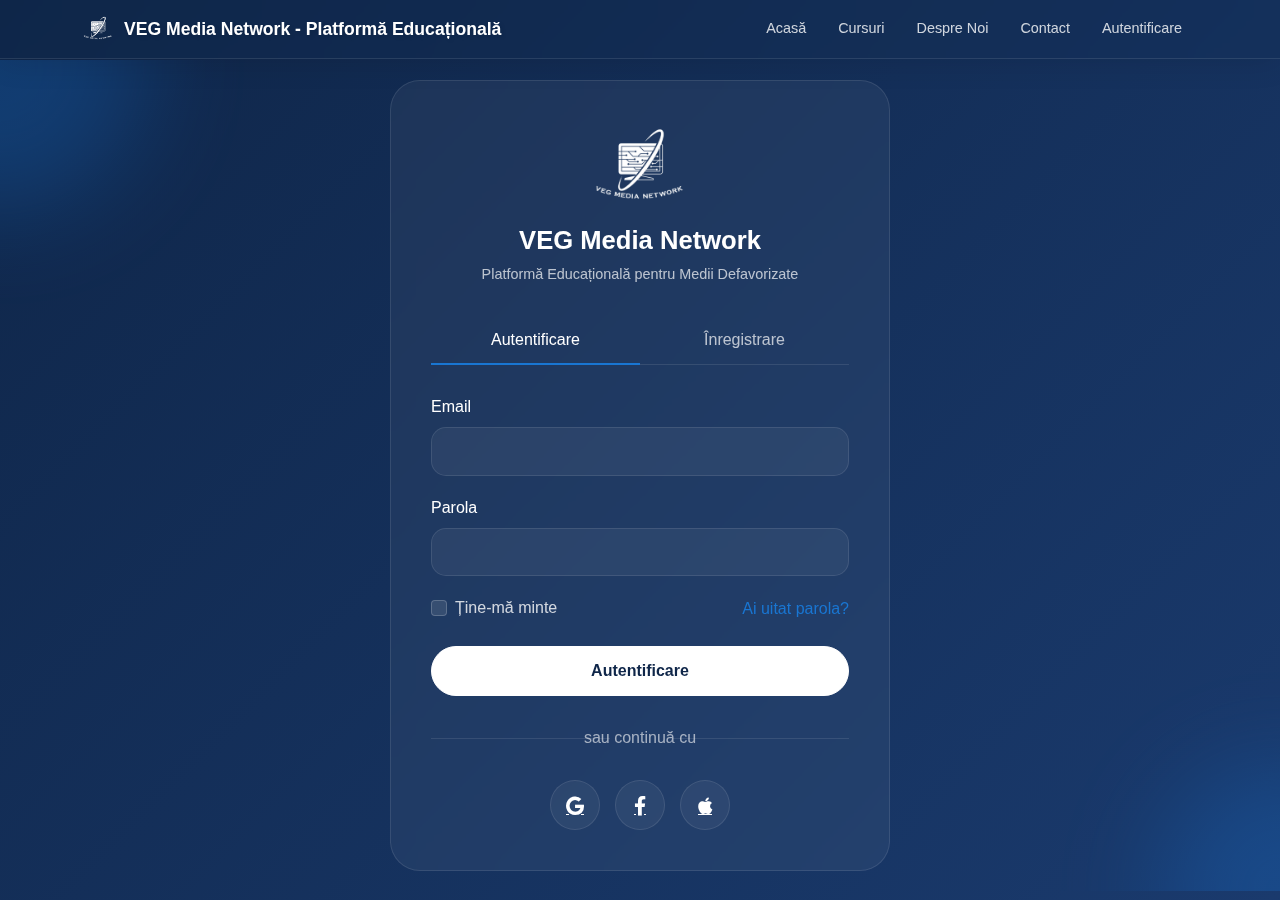
<file: pages/autentificare.html>
<!DOCTYPE html>
<html lang="ro">
<head>
    <meta charset="UTF-8">
    <meta name="viewport" content="width=device-width, initial-scale=1.0">
    <title>Autentificare - VEG MEDIA NETWORK</title>
    <link href="https://cdn.jsdelivr.net/npm/bootstrap@5.3.2/dist/css/bootstrap.min.css" rel="stylesheet">
    <link rel="stylesheet" href="https://cdnjs.cloudflare.com/ajax/libs/font-awesome/6.0.0/css/all.min.css">
    <style>
        body {
            background: linear-gradient(135deg, #0f2649 0%, #1a3a6d 100%);
            min-height: 100vh;
            color: #ffffff;
            font-family: 'Segoe UI', Tahoma, Geneva, Verdana, sans-serif;
            padding-top: 60px;
        }

        .navbar {
            background: rgba(15, 38, 73, 0.15) !important;
            backdrop-filter: blur(8px);
            -webkit-backdrop-filter: blur(8px);
            box-shadow: 0 4px 30px rgba(0, 0, 0, 0.1);
            padding: 0.5rem 0;
            border-bottom: 1px solid rgba(255, 255, 255, 0.1);
            transition: all 0.3s ease;
        }

        .navbar.scrolled {
            background: rgba(15, 38, 73, 0.35) !important;
        }

        .navbar-brand {
            display: flex;
            align-items: center;
            gap: 10px;
            font-size: 1.1rem;
            font-weight: 600;
            color: #ffffff !important;
            text-shadow: 2px 2px 4px rgba(0, 0, 0, 0.1);
            padding: 0.3rem 0;
            transition: all 0.3s ease;
        }

        .navbar-brand:hover {
            transform: translateY(-2px);
        }

        .navbar-brand img {
            width: 32px;
            height: 32px;
            object-fit: contain;
            transition: all 0.3s ease;
        }

        .navbar-brand:hover img {
            transform: rotate(360deg);
        }

        .navbar-brand div {
            display: flex;
            flex-direction: row;
            align-items: center;
            gap: 0.5rem;
            position: relative;
            white-space: nowrap;
        }

        .nav-link {
            color: rgba(255, 255, 255, 0.8) !important;
            font-weight: 500;
            padding: 0.4rem 0.8rem !important;
            margin: 0 0.2rem;
            border-radius: 6px;
            transition: all 0.3s ease;
            position: relative;
            font-size: 0.9rem;
            overflow: hidden;
        }

        .nav-link:hover {
            color: #ffffff !important;
            background: rgba(255, 255, 255, 0.1);
            transform: translateY(-2px);
        }

        .nav-link.active {
            color: #ffffff !important;
            background: rgba(25, 118, 210, 0.2);
            border: 1px solid rgba(25, 118, 210, 0.3);
        }

        .nav-link.active::after {
            content: '';
            position: absolute;
            bottom: 0;
            left: 50%;
            transform: translateX(-50%);
            width: 20px;
            height: 2px;
            background: #1976D2;
            border-radius: 2px;
        }

        .navbar-toggler {
            border: 1px solid rgba(255, 255, 255, 0.1);
            padding: 0.5rem;
            border-radius: 8px;
            transition: all 0.3s ease;
        }

        .navbar-toggler:hover {
            background: rgba(255, 255, 255, 0.1);
        }

        .navbar-toggler:focus {
            box-shadow: none;
            border-color: rgba(25, 118, 210, 0.5);
        }

        .navbar-toggler-icon {
            background-image: url("data:image/svg+xml,%3csvg xmlns='http://www.w3.org/2000/svg' viewBox='0 0 30 30'%3e%3cpath stroke='rgba(255, 255, 255, 0.8)' stroke-linecap='round' stroke-miterlimit='10' stroke-width='2' d='M4 7h22M4 15h22M4 23h22'/%3e%3c/svg%3e");
        }

        @media (max-width: 991px) {
            .navbar-brand {
                font-size: 1rem;
            }

            .navbar-brand div {
                white-space: normal;
            }

            .navbar-collapse {
                background: rgba(15, 38, 73, 0.25);
                backdrop-filter: blur(8px);
                -webkit-backdrop-filter: blur(8px);
                border-radius: 15px;
                padding: 1rem;
                margin-top: 1rem;
                border: 1px solid rgba(255, 255, 255, 0.1);
            }

            .nav-link {
                padding: 0.8rem 1.2rem !important;
                margin: 0.2rem 0;
            }

            .nav-link.active::after {
                width: 30px;
            }
        }

        .auth-container {
            flex: 1;
            display: flex;
            align-items: center;
            justify-content: center;
            padding: 0;
            position: relative;
            overflow: hidden;
            min-height: calc(100vh - 76px); /* Înălțimea viewport minus înălțimea navbar */
        }

        .container {
            display: flex;
            justify-content: center;
            align-items: center;
            height: 100%;
        }

        .auth-container::before {
            content: '';
            position: absolute;
            width: 300px;
            height: 300px;
            background: linear-gradient(45deg, #1976D2, #1565C0);
            border-radius: 50%;
            top: -150px;
            left: -150px;
            filter: blur(50px);
            opacity: 0.3;
            animation: float 8s infinite;
        }

        .auth-container::after {
            content: '';
            position: absolute;
            width: 250px;
            height: 250px;
            background: linear-gradient(45deg, #1565C0, #1976D2);
            border-radius: 50%;
            bottom: -125px;
            right: -125px;
            filter: blur(50px);
            opacity: 0.3;
            animation: float 10s infinite reverse;
        }

        @keyframes float {
            0% { transform: translate(0, 0) rotate(0deg); }
            50% { transform: translate(30px, 20px) rotate(180deg); }
            100% { transform: translate(0, 0) rotate(360deg); }
        }

        .auth-card {
            background: rgba(255, 255, 255, 0.05);
            backdrop-filter: blur(10px);
            border: 1px solid rgba(255, 255, 255, 0.1);
            border-radius: 30px;
            padding: 40px;
            width: 100%;
            max-width: 500px;
            position: relative;
            overflow: hidden;
            z-index: 1;
            margin: 20px;
        }

        .auth-card::before {
            content: '';
            position: absolute;
            top: 0;
            left: 0;
            right: 0;
            height: 100%;
            background: linear-gradient(45deg, transparent, rgba(255, 255, 255, 0.1), transparent);
            transform: translateX(-100%);
            transition: 0.6s;
        }

        .auth-card:hover::before {
            transform: translateX(100%);
        }

        .auth-logo {
            text-align: center;
            margin-bottom: 30px;
        }

        .auth-logo img {
            width: 100px;
            height: auto;
            margin-bottom: 15px;
        }

        .auth-logo h2 {
            font-size: 1.6rem;
            font-weight: 600;
            color: white;
            margin: 0;
        }

        .auth-logo p {
            color: rgba(255, 255, 255, 0.7);
            font-size: 0.9rem;
            max-width: 400px;
            margin: 0.5rem auto;
        }

        .auth-tabs {
            display: flex;
            margin-bottom: 30px;
            border-bottom: 1px solid rgba(255, 255, 255, 0.1);
        }

        .auth-tab {
            padding: 12px 25px;
            font-size: 1rem;
            color: rgba(255, 255, 255, 0.7);
            cursor: pointer;
            transition: all 0.3s ease;
            position: relative;
            text-align: center;
            flex: 1;
        }

        .auth-tab.active {
            color: white;
        }

        .auth-tab.active::after {
            content: '';
            position: absolute;
            bottom: -1px;
            left: 0;
            width: 100%;
            height: 2px;
            background: #1976D2;
        }

        .auth-form {
            margin-top: 20px;
        }

        .form-control {
            background: rgba(255, 255, 255, 0.05);
            border: 1px solid rgba(255, 255, 255, 0.1);
            color: white;
            border-radius: 15px;
            padding: 12px 18px;
            font-size: 0.95rem;
            transition: all 0.3s ease;
            margin-bottom: 20px;
        }

        .form-control:focus {
            background: rgba(255, 255, 255, 0.1);
            border-color: #1976D2;
            color: white;
            box-shadow: 0 0 15px rgba(25, 118, 210, 0.3);
        }

        .form-control::placeholder {
            color: rgba(255, 255, 255, 0.6);
        }

        .input-group {
            margin-bottom: 20px;
            position: relative;
        }

        .input-group-text {
            background: rgba(255, 255, 255, 0.05);
            border: 1px solid rgba(255, 255, 255, 0.1);
            color: rgba(255, 255, 255, 0.7);
            border-radius: 15px 0 0 15px;
            width: 45px;
            justify-content: center;
        }

        .input-group .form-control {
            border-radius: 0 15px 15px 0;
            margin-bottom: 0;
        }

        .btn-primary {
            background: #ffffff !important;
            border: 1px solid #ffffff !important;
            color: #0f2649 !important;
            padding: 12px 30px;
            border-radius: 50px;
            font-weight: 600;
            transition: all 0.3s ease;
            width: 100%;
        }

        .btn-primary:hover {
            background: #f8f9fa !important;
            transform: translateY(-3px);
            box-shadow: 0 8px 25px rgba(255, 255, 255, 0.3);
        }

        .btn-outline-primary {
            background: transparent !important;
            border: 1px solid #ffffff !important;
            color: #ffffff !important;
            padding: 12px 30px;
            border-radius: 50px;
            font-weight: 600;
            transition: all 0.3s ease;
            width: 100%;
        }

        .btn-outline-primary:hover {
            background: #ffffff !important;
            color: #0f2649 !important;
            transform: translateY(-3px);
            box-shadow: 0 8px 25px rgba(255, 255, 255, 0.3);
        }

        .auth-separator {
            text-align: center;
            margin: 30px 0;
            position: relative;
            color: rgba(255, 255, 255, 0.6);
        }

        .auth-separator::before,
        .auth-separator::after {
            content: '';
            position: absolute;
            top: 50%;
            width: calc(50% - 30px);
            height: 1px;
            background: rgba(255, 255, 255, 0.1);
        }

        .auth-separator::before {
            left: 0;
        }

        .auth-separator::after {
            right: 0;
        }

        .social-auth {
            display: flex;
            gap: 15px;
            justify-content: center;
            margin-top: 20px;
        }

        .social-auth-btn {
            width: 50px;
            height: 50px;
            border-radius: 50%;
            display: flex;
            align-items: center;
            justify-content: center;
            background: rgba(255, 255, 255, 0.05);
            border: 1px solid rgba(255, 255, 255, 0.1);
            color: white;
            font-size: 1.2rem;
            transition: all 0.3s ease;
            position: relative;
            overflow: hidden;
        }

        .social-auth-btn::before {
            content: '';
            position: absolute;
            width: 100%;
            height: 100%;
            background: linear-gradient(45deg, transparent, rgba(255, 255, 255, 0.1), transparent);
            transform: translateX(-100%);
            transition: 0.3s;
        }

        .social-auth-btn:hover {
            transform: translateY(-3px) rotate(360deg);
            background: rgba(255, 255, 255, 0.1);
            color: white;
        }

        .social-auth-btn:hover::before {
            transform: translateX(100%);
        }

        .form-check-input {
            background-color: rgba(255, 255, 255, 0.1);
            border-color: rgba(255, 255, 255, 0.2);
        }

        .form-check-input:checked {
            background-color: #1976D2;
            border-color: #1976D2;
        }

        .form-check-label {
            color: rgba(255, 255, 255, 0.8);
        }

        .auth-footer {
            text-align: center;
            margin-top: 30px;
            color: rgba(255, 255, 255, 0.7);
        }

        .auth-footer a {
            color: #1976D2;
            text-decoration: none;
            transition: all 0.3s ease;
        }

        .auth-footer a:hover {
            color: white;
        }

        @media (max-width: 768px) {
            .auth-card {
                margin: 15px;
                padding: 25px;
                max-width: 400px;
            }

            .auth-tab {
                padding: 10px 15px;
                font-size: 0.95rem;
            }

            .auth-logo img {
                width: 80px;
            }

            .auth-logo h2 {
                font-size: 1.4rem;
            }

            .auth-logo p {
                font-size: 0.85rem;
            }
        }

        .dropdown-menu {
            background: rgba(15, 38, 73, 0.95);
            backdrop-filter: blur(10px);
            border: 1px solid rgba(255, 255, 255, 0.1);
            border-radius: 15px;
            padding: 10px;
            margin-top: 10px;
            box-shadow: 0 8px 32px rgba(0, 0, 0, 0.1);
        }

        .dropdown-item {
            color: rgba(255, 255, 255, 0.8);
            padding: 10px 15px;
            border-radius: 8px;
            transition: all 0.3s ease;
            display: flex;
            align-items: center;
            gap: 10px;
        }

        .dropdown-item:hover {
            background: rgba(255, 255, 255, 0.1);
            color: #ffffff;
            transform: translateX(5px);
        }

        .dropdown-item i {
            width: 20px;
            text-align: center;
        }

        .dropdown-divider {
            border-color: rgba(255, 255, 255, 0.1);
            margin: 0.5rem 0;
        }

        .text-danger {
            color: #ff6b6b !important;
        }

        .text-danger:hover {
            background: rgba(255, 107, 107, 0.1) !important;
        }

        #userDropdown {
            position: relative;
        }

        #userDropdown .nav-link {
            display: flex;
            align-items: center;
            gap: 8px;
        }

        #userDropdown .nav-link i {
            font-size: 1.2rem;
        }

        #userName {
            display: none;
        }

        @media (min-width: 768px) {
            #userName {
                display: inline;
            }
        }

        /* Logout Button Style */
        .dropdown-menu .dropdown-item[onclick="logout(event)"] {
            color: #ff4d4d;
        }

        .dropdown-menu .dropdown-item[onclick="logout(event)"] i {
            color: #ff4d4d;
        }

        .dropdown-menu .dropdown-item[onclick="logout(event)"]:hover {
            background: rgba(255, 77, 77, 0.1);
        }

        @keyframes dropdownFade {
            from {
                opacity: 0;
                transform: translateY(-10px);
            }
            to {
                opacity: 1;
                transform: translateY(0);
            }
        }
    </style>
</head>
<body>
    <!-- Navbar -->
    <nav class="navbar navbar-expand-lg navbar-dark fixed-top">
        <div class="container">
            <a class="navbar-brand" href="../index.html">
                <img src="../images/logo.png" alt="VEG Media Network Logo">
                <div>
                    VEG Media Network - Platformă Educațională
                </div>
            </a>
            <button class="navbar-toggler" type="button" data-bs-toggle="collapse" data-bs-target="#navbarNav">
                <span class="navbar-toggler-icon"></span>
            </button>
            <div class="collapse navbar-collapse" id="navbarNav">
                <ul class="navbar-nav ms-auto">
                    <li class="nav-item">
                        <a class="nav-link" href="../index.html">Acasă</a>
                    </li>
                    <li class="nav-item">
                        <a class="nav-link" href="cursuri.html">Cursuri</a>
                    </li>
                    <li class="nav-item">
                        <a class="nav-link" href="despre.html">Despre Noi</a>
                    </li>
                    <li class="nav-item">
                        <a class="nav-link" href="contact.html">Contact</a>
                    </li>
                    <li class="nav-item dropdown">
                        <a class="nav-link dropdown-toggle account-btn" href="#" role="button" data-bs-toggle="dropdown" style="display: none;">
                            <i class="fas fa-user-circle"></i>
                            <span id="userName">Cont</span>
                        </a>
                        <ul class="dropdown-menu dropdown-menu-end">
                            <li><a class="dropdown-item" href="profil.html"><i class="fas fa-user"></i> Profilul meu</a></li>
                            <li><a class="dropdown-item" href="cursuri-mele.html"><i class="fas fa-book"></i> Cursurile mele</a></li>
                            <li><a class="dropdown-item" href="certificate.html"><i class="fas fa-certificate"></i> Certificate</a></li>
                            <li><a class="dropdown-item" href="setari.html"><i class="fas fa-cog"></i> Setări</a></li>
                            <li><hr class="dropdown-divider"></li>
                            <li><a class="dropdown-item" href="#" onclick="logout(event)"><i class="fas fa-sign-out-alt"></i> Deconectare</a></li>
                        </ul>
                    </li>
                    <li class="nav-item">
                        <a class="nav-link auth-btn" href="autentificare.html">Autentificare</a>
                    </li>
                </ul>
            </div>
        </div>
    </nav>

    <!-- Authentication Container -->
    <div class="auth-container">
        <div class="container">
            <div class="auth-card">
                <div class="auth-logo">
                    <img src="../images/logo.png" alt="VEG Media Network Logo">
                    <h2>VEG Media Network</h2>
                    <p>Platformă Educațională pentru Medii Defavorizate</p>
                </div>

                <div class="auth-tabs">
                    <div class="auth-tab active" onclick="switchTab(this, 'login')">Autentificare</div>
                    <div class="auth-tab" onclick="switchTab(this, 'register')">Înregistrare</div>
                </div>

                <!-- Login Form -->
                <div id="login" class="auth-form">
                    <form id="loginForm" onsubmit="handleLogin(event)" class="needs-validation" novalidate>
                        <div class="mb-3">
                            <label for="email" class="form-label">Email</label>
                            <input type="email" class="form-control" id="email" required>
                            <div class="invalid-feedback">
                                Te rugăm să introduci un email valid.
                            </div>
                        </div>
                        <div class="mb-3">
                            <label for="password" class="form-label">Parola</label>
                            <input type="password" class="form-control" id="password" required>
                            <div class="invalid-feedback">
                                Te rugăm să introduci parola.
                            </div>
                        </div>
                        <div class="d-flex justify-content-between align-items-center mb-4">
                            <div class="form-check">
                                <input type="checkbox" class="form-check-input" id="rememberMe">
                                <label class="form-check-label" for="rememberMe">Ține-mă minte</label>
                            </div>
                            <a href="#" class="text-decoration-none" style="color: #1976D2;">Ai uitat parola?</a>
                        </div>
                        <button type="submit" class="btn btn-primary">Autentificare</button>
                    </form>

                    <div class="auth-separator">sau continuă cu</div>

                    <div class="social-auth">
                        <a href="#" class="social-auth-btn" title="Google">
                            <i class="fab fa-google"></i>
                        </a>
                        <a href="#" class="social-auth-btn" title="Facebook">
                            <i class="fab fa-facebook-f"></i>
                        </a>
                        <a href="#" class="social-auth-btn" title="Apple">
                            <i class="fab fa-apple"></i>
                        </a>
                    </div>
                </div>

                <!-- Register Form -->
                <div id="register" class="auth-form" style="display: none;">
                    <form onsubmit="handleRegister(event)">
                        <div class="input-group">
                            <span class="input-group-text">
                                <i class="fas fa-user"></i>
                            </span>
                            <input type="text" class="form-control" name="name" placeholder="Nume complet" required>
                        </div>
                        <div class="input-group">
                            <span class="input-group-text">
                                <i class="fas fa-envelope"></i>
                            </span>
                            <input type="email" class="form-control" name="email" placeholder="Email" required>
                        </div>
                        <div class="input-group">
                            <span class="input-group-text">
                                <i class="fas fa-phone"></i>
                            </span>
                            <input type="tel" class="form-control" name="phone" placeholder="Telefon">
                        </div>
                        <div class="input-group">
                            <span class="input-group-text">
                                <i class="fas fa-lock"></i>
                            </span>
                            <input type="password" class="form-control" name="password" placeholder="Parolă" required>
                        </div>
                        <div class="input-group">
                            <span class="input-group-text">
                                <i class="fas fa-lock"></i>
                            </span>
                            <input type="password" class="form-control" name="confirmPassword" placeholder="Confirmă parola" required>
                        </div>
                        <div class="form-check mb-4">
                            <input type="checkbox" class="form-check-input" id="terms" required>
                            <label class="form-check-label" for="terms">
                                Sunt de acord cu <a href="#" style="color: #1976D2;">Termenii și Condițiile</a>
                            </label>
                        </div>
                        <button type="submit" class="btn btn-primary">Înregistrare</button>
                    </form>

                    <div class="auth-separator">sau continuă cu</div>

                    <div class="social-auth">
                        <a href="#" class="social-auth-btn" title="Google">
                            <i class="fab fa-google"></i>
                        </a>
                        <a href="#" class="social-auth-btn" title="Facebook">
                            <i class="fab fa-facebook-f"></i>
                        </a>
                        <a href="#" class="social-auth-btn" title="Apple">
                            <i class="fab fa-apple"></i>
                        </a>
                    </div>
                </div>
            </div>
        </div>
    </div>

    <script src="https://cdn.jsdelivr.net/npm/bootstrap@5.3.2/dist/js/bootstrap.bundle.min.js"></script>
    <script>
        // Funcție pentru comutarea între formularele de autentificare și înregistrare
        function switchTab(tab, formId) {
            document.querySelectorAll('.auth-tab').forEach(t => t.classList.remove('active'));
            tab.classList.add('active');
            
            document.querySelectorAll('.auth-form').forEach(form => form.style.display = 'none');
            document.getElementById(formId).style.display = 'block';
        }

        // Funcție pentru validarea emailului
        function validateEmail(email) {
            const re = /^(([^<>()\[\]\\.,;:\s@"]+(\.[^<>()\[\]\\.,;:\s@"]+)*)|(".+"))@((\[[0-9]{1,3}\.[0-9]{1,3}\.[0-9]{1,3}\.[0-9]{1,3}])|(([a-zA-Z\-0-9]+\.)+[a-zA-Z]{2,}))$/;
            return re.test(String(email).toLowerCase());
        }

        // Funcție pentru validarea parolei
        function validatePassword(password) {
            return password.length >= 6;
        }

        // Funcție pentru afișarea mesajelor de eroare
        function showError(message, formId) {
            const form = document.getElementById(formId);
            let errorDiv = form.querySelector('.error-message');
            
            if (!errorDiv) {
                errorDiv = document.createElement('div');
                errorDiv.className = 'error-message alert alert-danger mt-3';
                form.insertBefore(errorDiv, form.firstChild);
            }
            
            errorDiv.textContent = message;
            setTimeout(() => {
                errorDiv.remove();
            }, 5000);
        }

        // Funcție pentru autentificare
        function handleLogin(event) {
            event.preventDefault();
            console.log('Încercare de autentificare...'); // Debug

            const emailInput = document.getElementById('email');
            const passwordInput = document.getElementById('password');
            const email = emailInput.value;
            const password = passwordInput.value;
            const rememberMe = document.getElementById('rememberMe').checked;

            console.log('Email introdus:', email); // Debug
            console.log('Parolă introdusă:', password ? '***' : 'lipsă'); // Debug

            if (!validateEmail(email)) {
                showError('Vă rugăm să introduceți o adresă de email validă.', 'login');
                return;
            }

            const users = JSON.parse(localStorage.getItem('users') || '[]');
            console.log('Utilizatori găsiți:', users.length); // Debug

            const user = users.find(u => u.email === email && u.password === password);
            console.log('Utilizator găsit:', user ? 'da' : 'nu'); // Debug

            if (!user) {
                showError('Email sau parolă incorectă.', 'login');
                return;
            }

            // Salvează starea de autentificare
            const authState = {
                isAuthenticated: true,
                user: {
                    name: user.name,
                    email: user.email
                }
            };

            console.log('Salvare authState:', authState); // Debug

            if (rememberMe) {
                localStorage.setItem('authState', JSON.stringify(authState));
                console.log('Salvat în localStorage'); // Debug
            } else {
                sessionStorage.setItem('authState', JSON.stringify(authState));
                console.log('Salvat în sessionStorage'); // Debug
            }

            // Redirecționează către pagina principală
            console.log('Redirecționare către index.html...'); // Debug
            window.location.href = '../index.html';
        }

        // Funcție pentru înregistrare
        function handleRegister(event) {
            event.preventDefault();
            const formData = new FormData(event.target);
            const name = formData.get('name');
            const email = formData.get('email');
            const phone = formData.get('phone');
            const password = formData.get('password');
            const confirmPassword = formData.get('confirmPassword');

            // Validare
            if (!name || !email || !password || !confirmPassword) {
                showError('Vă rugăm să completați toate câmpurile obligatorii.', 'register');
                return;
            }

            if (!validateEmail(email)) {
                showError('Vă rugăm să introduceți o adresă de email validă.', 'register');
                return;
            }

            if (!validatePassword(password)) {
                showError('Parola trebuie să aibă cel puțin 6 caractere.', 'register');
                return;
            }

            if (password !== confirmPassword) {
                showError('Parolele nu coincid.', 'register');
                return;
            }

            // Verifică dacă emailul există deja
            const users = JSON.parse(localStorage.getItem('users') || '[]');
            if (users.some(user => user.email === email)) {
                showError('Acest email este deja înregistrat.', 'register');
                return;
            }

            // Adaugă utilizatorul nou
            users.push({
                name,
                email,
                phone,
                password
            });

            localStorage.setItem('users', JSON.stringify(users));

            // Autentifică utilizatorul și redirecționează
            const authState = {
                isAuthenticated: true,
                user: {
                    name,
                    email
                }
            };

            sessionStorage.setItem('authState', JSON.stringify(authState));
            window.location.href = '../index.html';
        }

        // Funcție pentru gestionarea deconectării
        function handleLogout() {
            localStorage.removeItem('authState');
            sessionStorage.removeItem('authState');
            window.location.href = 'autentificare.html';
        }

        // Funcție pentru actualizarea interfeței în funcție de starea de autentificare
        function updateAuthUI() {
            const authState = JSON.parse(localStorage.getItem('authState') || sessionStorage.getItem('authState') || '{}');
            const userDropdown = document.getElementById('userDropdown');
            const userName = document.getElementById('userName');
            const loginLink = document.querySelector('a[href="autentificare.html"]');

            if (authState.isAuthenticated) {
                userDropdown.style.display = 'block';
                userName.textContent = authState.user.name;
                if (loginLink) {
                    loginLink.style.display = 'none';
                }
            } else {
                userDropdown.style.display = 'none';
                if (loginLink) {
                    loginLink.style.display = 'block';
                }
            }
        }

        // Adaugă event listeners pentru formulare
        document.addEventListener('DOMContentLoaded', function() {
            const loginForm = document.querySelector('#login');
            const registerForm = document.querySelector('#register');

            loginForm.addEventListener('submit', handleLogin);
            registerForm.addEventListener('submit', handleRegister);

            // Verifică dacă utilizatorul este deja autentificat
            const authState = JSON.parse(localStorage.getItem('authState') || sessionStorage.getItem('authState') || '{}');
            if (authState.isAuthenticated) {
                window.location.href = '../index.html';
            }

            // Actualizează interfața în funcție de starea de autentificare
            updateAuthUI();
        });

        // Adaugă clasa 'scrolled' la navbar când pagina este derulată
        window.addEventListener('scroll', function() {
            if (window.scrollY > 50) {
                document.querySelector('.navbar').classList.add('scrolled');
            } else {
                document.querySelector('.navbar').classList.remove('scrolled');
            }
        });
    </script>
</body>
</html>
</file>
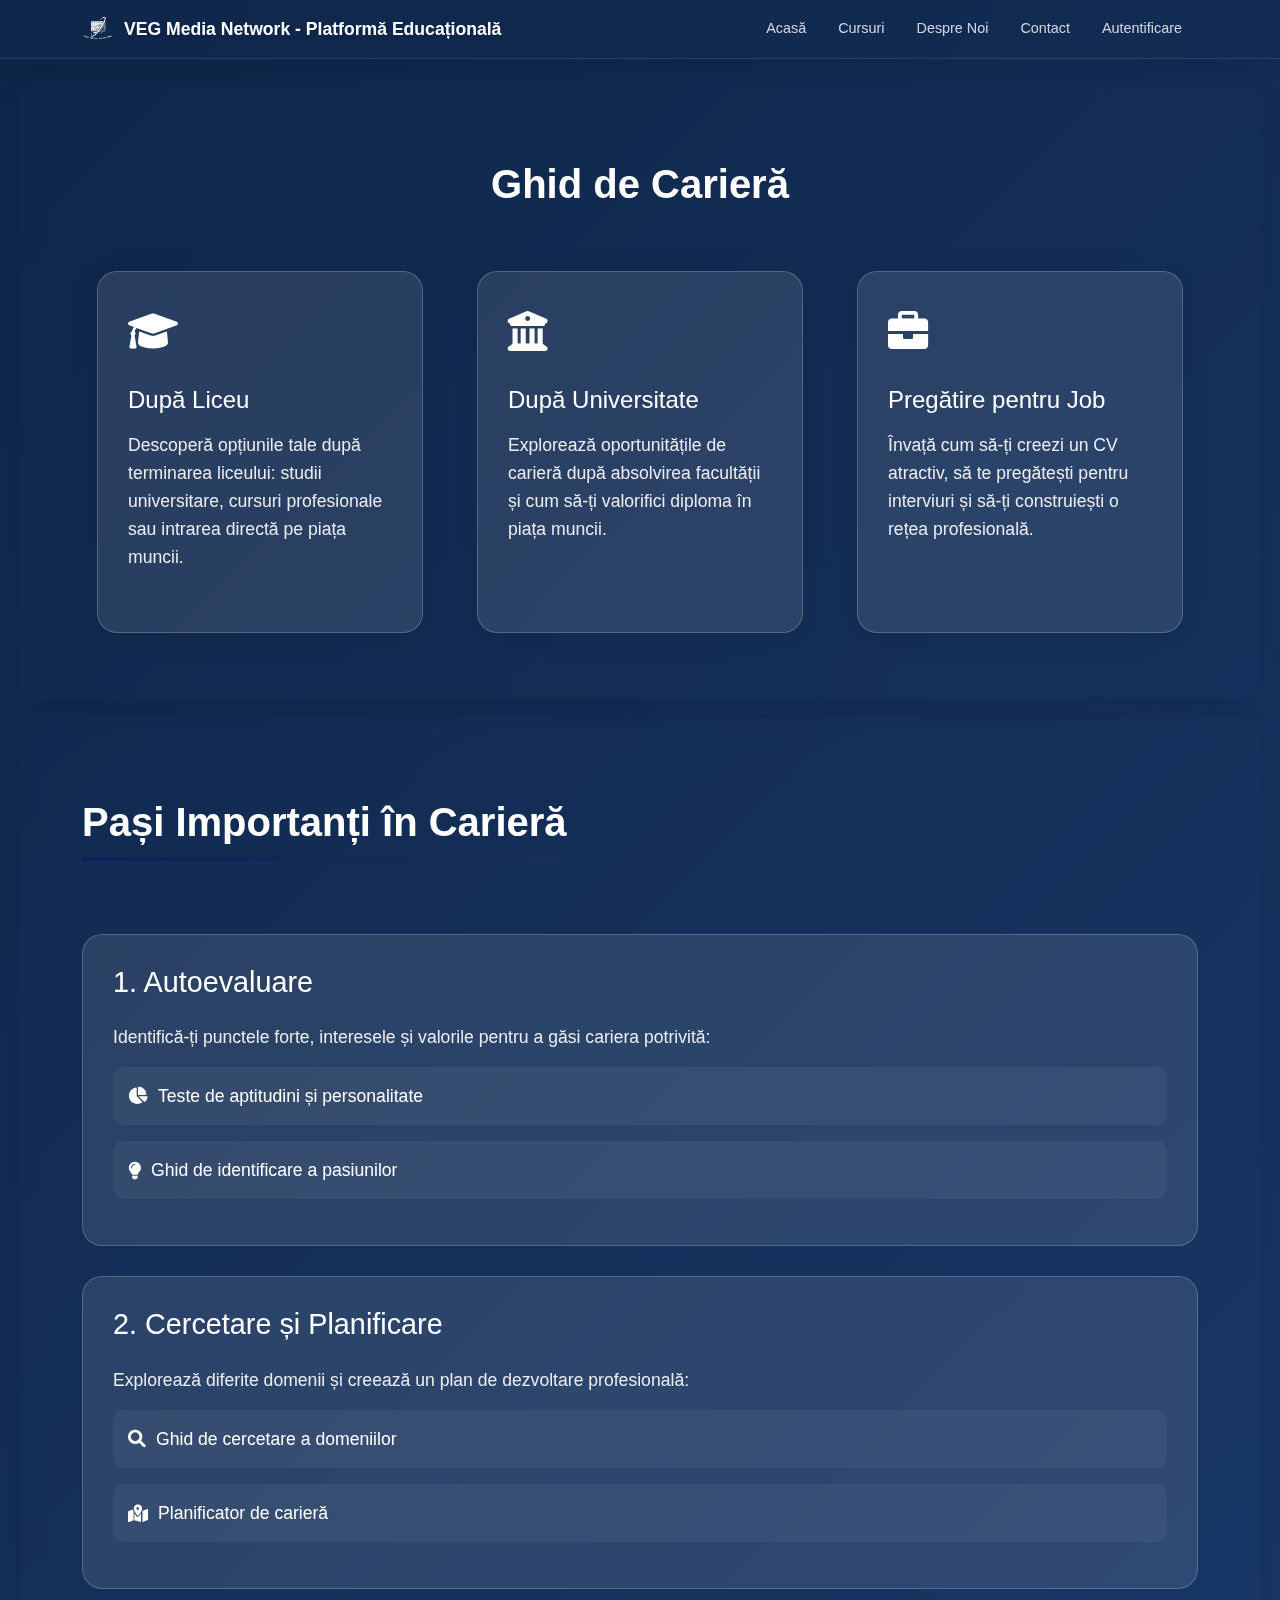
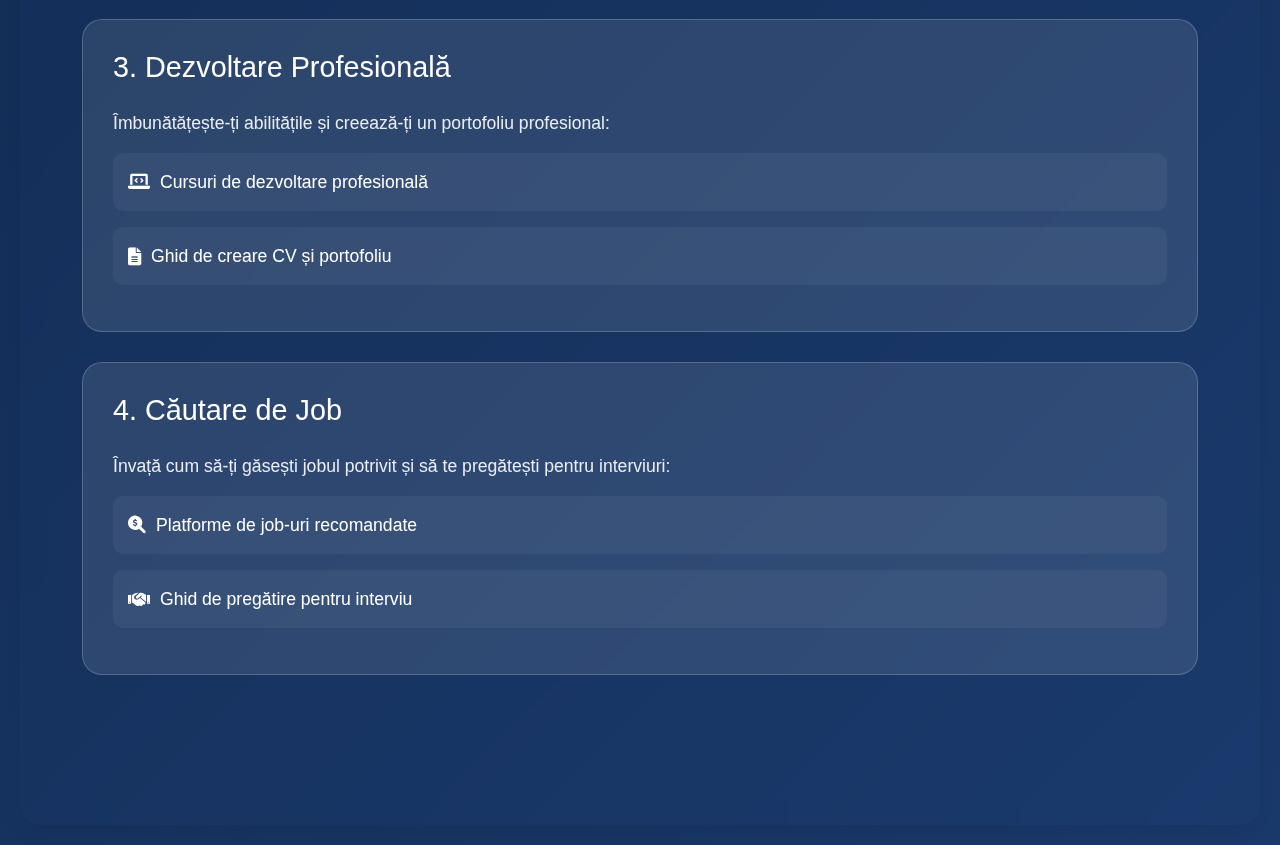
<file: pages/cariera.html>
<!DOCTYPE html>
<html lang="ro">
<head>
    <meta charset="UTF-8">
    <meta name="viewport" content="width=device-width, initial-scale=1.0">
    <title>Ghid de Carieră - VEG Media Network</title>
    <link rel="icon" type="image/png" href="../images/logo.png">
    <link href="https://cdn.jsdelivr.net/npm/bootstrap@5.3.2/dist/css/bootstrap.min.css" rel="stylesheet">
    <link rel="stylesheet" href="../css/style.css">
    <link rel="stylesheet" href="https://cdnjs.cloudflare.com/ajax/libs/font-awesome/6.0.0/css/all.min.css">
    <style>
        body {
            background: linear-gradient(135deg, #0f2649 0%, #1a3a6d 100%);
            min-height: 100vh;
            color: #ffffff;
            font-family: 'Segoe UI', Tahoma, Geneva, Verdana, sans-serif;
            padding-top: 60px;
        }

        .section {
            padding: 80px 0;
            position: relative;
            background: transparent;
        }

        .section-title {
            font-size: 2.5rem;
            font-weight: 600;
            margin-bottom: 3rem;
            text-align: center;
            color: white;
        }

        .card-container {
            background: rgba(255, 255, 255, 0.1);
            backdrop-filter: blur(10px);
            border: 1px solid rgba(255, 255, 255, 0.2);
            border-radius: 20px;
            padding: 30px;
            margin: 15px;
            transition: all 0.3s ease;
            height: 100%;
            box-shadow: 0 4px 30px rgba(0, 0, 0, 0.1);
        }

        .card-container:hover {
            transform: translateY(-10px);
            background: rgba(255, 255, 255, 0.15);
        }

        .card-icon {
            font-size: 2.5rem;
            margin-bottom: 1.5rem;
            color: #ffffff;
        }

        .card-title {
            color: #ffffff;
            font-size: 1.5rem;
            margin-bottom: 1rem;
        }

        .card-text {
            color: rgba(255, 255, 255, 0.9);
            font-size: 1.1rem;
            line-height: 1.6;
        }

        .timeline {
            position: relative;
            padding: 40px 0;
        }

        .timeline-item {
            background: rgba(255, 255, 255, 0.1);
            backdrop-filter: blur(10px);
            border: 1px solid rgba(255, 255, 255, 0.2);
            border-radius: 20px;
            padding: 30px;
            margin-bottom: 30px;
            transition: all 0.3s ease;
        }

        .timeline-item:hover {
            transform: translateX(10px);
            background: rgba(255, 255, 255, 0.15);
        }

        .timeline-title {
            color: #ffffff;
            font-size: 1.8rem;
            margin-bottom: 1.5rem;
        }

        .timeline-content {
            color: rgba(255, 255, 255, 0.9);
            font-size: 1.1rem;
            line-height: 1.6;
        }

        .resource-list {
            list-style: none;
            padding: 0;
        }

        .resource-item {
            margin-bottom: 1rem;
            padding: 15px;
            background: rgba(255, 255, 255, 0.05);
            border-radius: 10px;
            transition: all 0.3s ease;
        }

        .resource-item:hover {
            background: rgba(255, 255, 255, 0.1);
            transform: translateX(5px);
        }

        .resource-link {
            color: #ffffff;
            text-decoration: none;
            display: flex;
            align-items: center;
            gap: 10px;
        }

        .resource-link:hover {
            color: #ffffff;
            opacity: 0.8;
        }

        .resource-link i {
            color: #ffffff;
        }

        .resource-link:hover i {
            color: #ffffff;
        }

        @media (max-width: 768px) {
            .section-title {
                font-size: 2rem;
            }

            .card-container {
                margin: 10px;
                padding: 20px;
            }
        }
    </style>
</head>
<body>
    <!-- Navbar -->
    <nav class="navbar navbar-expand-lg navbar-dark fixed-top">
        <div class="container">
            <a class="navbar-brand" href="../index.html">
                <img src="../images/logo.png" alt="VEG Media Network Logo">
                <div>
                    VEG Media Network - Platformă Educațională
                </div>
            </a>
            <button class="navbar-toggler" type="button" data-bs-toggle="collapse" data-bs-target="#navbarNav">
                <span class="navbar-toggler-icon"></span>
            </button>
            <div class="collapse navbar-collapse" id="navbarNav">
                <ul class="navbar-nav ms-auto">
                    <li class="nav-item">
                        <a class="nav-link" href="../index.html">Acasă</a>
                    </li>
                    <li class="nav-item">
                        <a class="nav-link" href="cursuri.html">Cursuri</a>
                    </li>
                    <li class="nav-item">
                        <a class="nav-link" href="despre.html">Despre Noi</a>
                    </li>
                    <li class="nav-item">
                        <a class="nav-link" href="contact.html">Contact</a>
                    </li>
                    <li class="nav-item dropdown">
                        <a class="nav-link dropdown-toggle account-btn" href="#" role="button" data-bs-toggle="dropdown" style="display: none;">
                            <i class="fas fa-user-circle"></i>
                            <span id="userName">Cont</span>
                        </a>
                        <ul class="dropdown-menu dropdown-menu-end">
                            <li><a class="dropdown-item" href="profil.html"><i class="fas fa-user"></i> Profilul meu</a></li>
                            <li><a class="dropdown-item" href="cursuri-mele.html"><i class="fas fa-book"></i> Cursurile mele</a></li>
                            <li><a class="dropdown-item" href="certificate.html"><i class="fas fa-certificate"></i> Certificate</a></li>
                            <li><a class="dropdown-item" href="conținut-interactiv.html"><i class="fas fa-gamepad"></i> Conținut Interactiv</a></li>
                            <li><a class="dropdown-item" href="cariera.html"><i class="fas fa-graduation-cap"></i> Ghid de Carieră</a></li>
                            <li><a class="dropdown-item" href="setari.html"><i class="fas fa-cog"></i> Setări</a></li>
                            <li><hr class="dropdown-divider"></li>
                            <li><a class="dropdown-item" href="#" onclick="logout(event)"><i class="fas fa-sign-out-alt"></i> Deconectare</a></li>
                        </ul>
                    </li>
                    <li class="nav-item">
                        <a class="nav-link auth-btn" href="autentificare.html">Autentificare</a>
                    </li>
                </ul>
            </div>
        </div>
    </nav>

    <!-- Hero Section -->
    <section class="section">
        <div class="container">
            <h1 class="section-title">Ghid de Carieră</h1>
            <div class="row">
                <div class="col-lg-4">
                    <div class="card-container">
                        <div class="card-icon">
                            <i class="fas fa-graduation-cap"></i>
                        </div>
                        <h3 class="card-title">După Liceu</h3>
                        <p class="card-text">Descoperă opțiunile tale după terminarea liceului: studii universitare, cursuri profesionale sau intrarea directă pe piața muncii.</p>
                    </div>
                </div>
                <div class="col-lg-4">
                    <div class="card-container">
                        <div class="card-icon">
                            <i class="fas fa-university"></i>
                        </div>
                        <h3 class="card-title">După Universitate</h3>
                        <p class="card-text">Explorează oportunitățile de carieră după absolvirea facultății și cum să-ți valorifici diploma în piața muncii.</p>
                    </div>
                </div>
                <div class="col-lg-4">
                    <div class="card-container">
                        <div class="card-icon">
                            <i class="fas fa-briefcase"></i>
                        </div>
                        <h3 class="card-title">Pregătire pentru Job</h3>
                        <p class="card-text">Învață cum să-ți creezi un CV atractiv, să te pregătești pentru interviuri și să-ți construiești o rețea profesională.</p>
                    </div>
                </div>
            </div>
        </div>
    </section>

    <!-- Timeline Section -->
    <section class="section">
        <div class="container">
            <h2 class="section-title">Pași Importanți în Carieră</h2>
            <div class="timeline">
                <div class="timeline-item">
                    <h3 class="timeline-title">1. Autoevaluare</h3>
                    <div class="timeline-content">
                        <p>Identifică-ți punctele forte, interesele și valorile pentru a găsi cariera potrivită:</p>
                        <ul class="resource-list">
                            <li class="resource-item">
                                <a href="#" class="resource-link">
                                    <i class="fas fa-chart-pie"></i>
                                    Teste de aptitudini și personalitate
                                </a>
                            </li>
                            <li class="resource-item">
                                <a href="#" class="resource-link">
                                    <i class="fas fa-lightbulb"></i>
                                    Ghid de identificare a pasiunilor
                                </a>
                            </li>
                        </ul>
                    </div>
                </div>
                <div class="timeline-item">
                    <h3 class="timeline-title">2. Cercetare și Planificare</h3>
                    <div class="timeline-content">
                        <p>Explorează diferite domenii și creează un plan de dezvoltare profesională:</p>
                        <ul class="resource-list">
                            <li class="resource-item">
                                <a href="#" class="resource-link">
                                    <i class="fas fa-search"></i>
                                    Ghid de cercetare a domeniilor
                                </a>
                            </li>
                            <li class="resource-item">
                                <a href="#" class="resource-link">
                                    <i class="fas fa-map-marked-alt"></i>
                                    Planificator de carieră
                                </a>
                            </li>
                        </ul>
                    </div>
                </div>
                <div class="timeline-item">
                    <h3 class="timeline-title">3. Dezvoltare Profesională</h3>
                    <div class="timeline-content">
                        <p>Îmbunătățește-ți abilitățile și creează-ți un portofoliu profesional:</p>
                        <ul class="resource-list">
                            <li class="resource-item">
                                <a href="#" class="resource-link">
                                    <i class="fas fa-laptop-code"></i>
                                    Cursuri de dezvoltare profesională
                                </a>
                            </li>
                            <li class="resource-item">
                                <a href="#" class="resource-link">
                                    <i class="fas fa-file-alt"></i>
                                    Ghid de creare CV și portofoliu
                                </a>
                            </li>
                        </ul>
                    </div>
                </div>
                <div class="timeline-item">
                    <h3 class="timeline-title">4. Căutare de Job</h3>
                    <div class="timeline-content">
                        <p>Învață cum să-ți găsești jobul potrivit și să te pregătești pentru interviuri:</p>
                        <ul class="resource-list">
                            <li class="resource-item">
                                <a href="#" class="resource-link">
                                    <i class="fas fa-search-dollar"></i>
                                    Platforme de job-uri recomandate
                                </a>
                            </li>
                            <li class="resource-item">
                                <a href="#" class="resource-link">
                                    <i class="fas fa-handshake"></i>
                                    Ghid de pregătire pentru interviu
                                </a>
                            </li>
                        </ul>
                    </div>
                </div>
            </div>
        </div>
    </section>

    <script src="https://cdn.jsdelivr.net/npm/bootstrap@5.3.2/dist/js/bootstrap.bundle.min.js"></script>
    <script>
        // Verifică starea autentificării
        function checkAuthStatus() {
            const authState = JSON.parse(localStorage.getItem('authState') || sessionStorage.getItem('authState') || '{}');
            const accountBtn = document.querySelector('.account-btn');
            const authBtn = document.querySelector('.auth-btn');
            const userName = document.getElementById('userName');
            
            if (authState.isAuthenticated) {
                if (accountBtn) accountBtn.style.display = 'block';
                if (authBtn) authBtn.style.display = 'none';
                
                try {
                    const displayName = authState.user?.name || authState.user?.numeComplet || 'Contul meu';
                    if (userName) userName.textContent = displayName;
                } catch (error) {
                    if (userName) userName.textContent = 'Contul meu';
                }
            } else {
                if (accountBtn) accountBtn.style.display = 'none';
                if (authBtn) authBtn.style.display = 'block';
            }
        }

        // Funcție pentru deconectare
        function logout(e) {
            if (e) e.preventDefault();
            localStorage.removeItem('authState');
            sessionStorage.removeItem('authState');
            checkAuthStatus();
            window.location.href = 'autentificare.html';
            return false;
        }

        // Verifică starea de autentificare la încărcarea paginii
        document.addEventListener('DOMContentLoaded', function() {
            checkAuthStatus();
        });

        // Verifică periodic starea de autentificare
        setInterval(checkAuthStatus, 1000);
    </script>
</body>
</html>
</file>
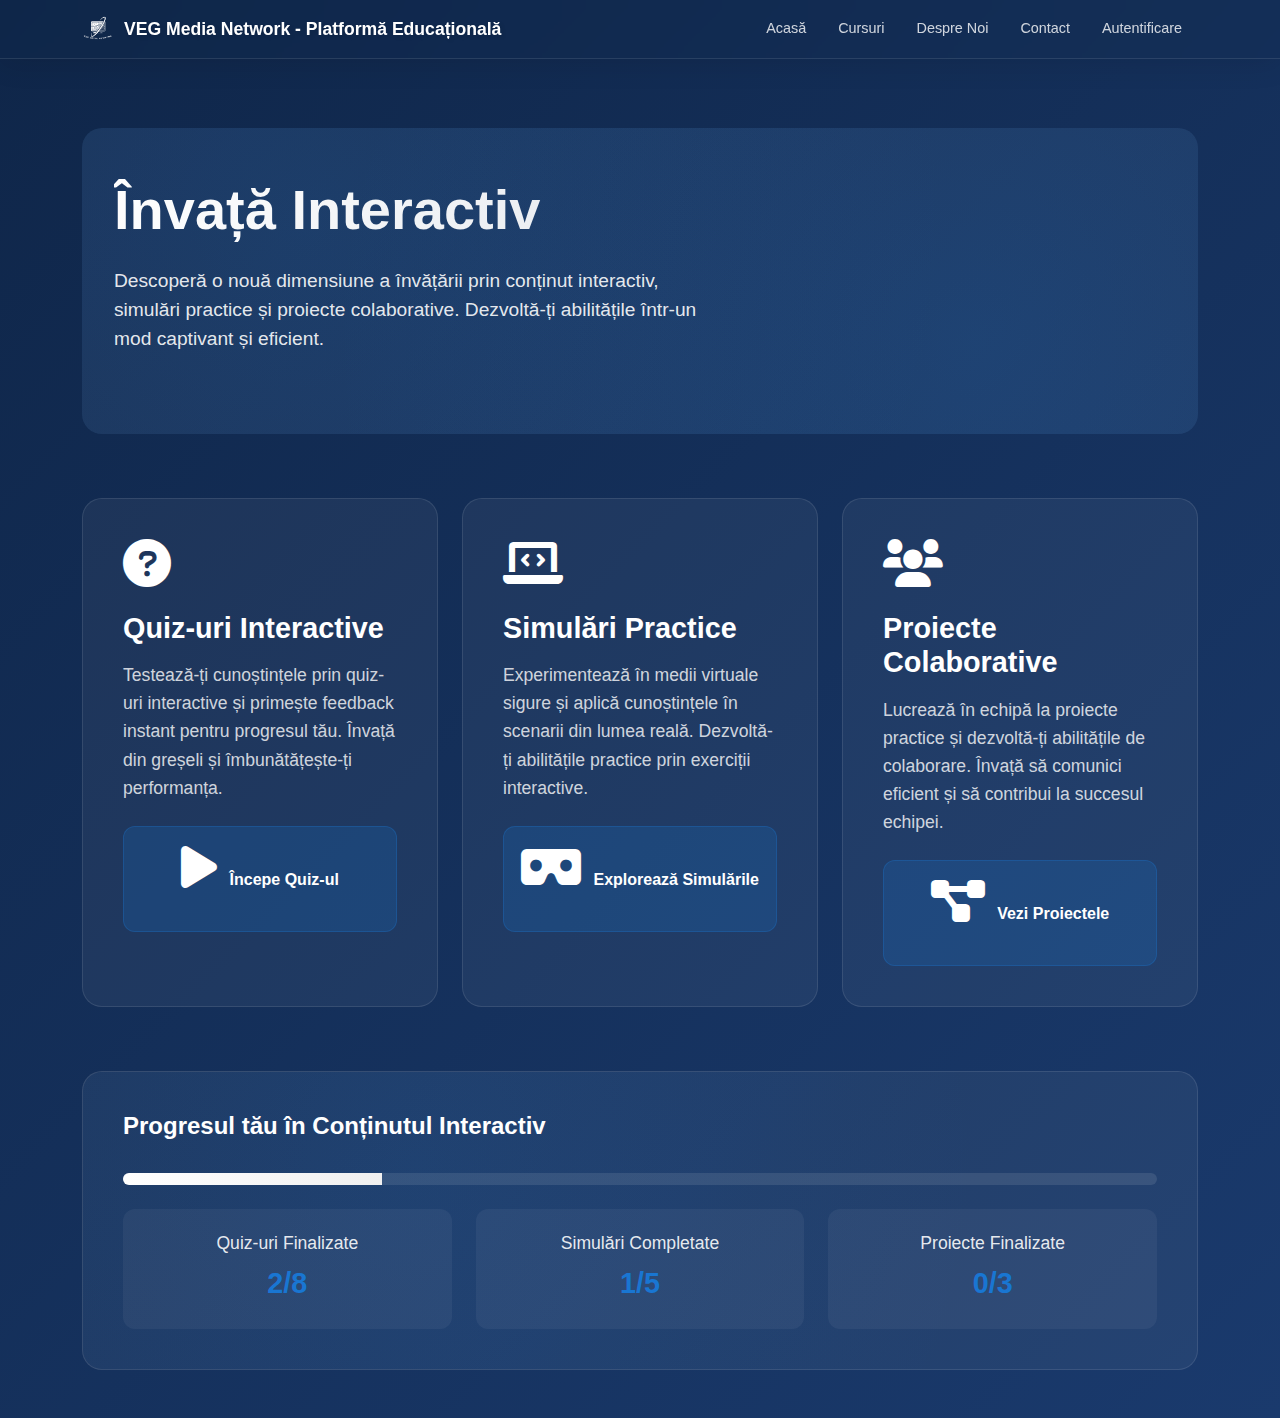
<file: pages/conținut-interactiv.html>
<!DOCTYPE html>
<html lang="ro">
<head>
    <meta charset="UTF-8">
    <meta name="viewport" content="width=device-width, initial-scale=1.0">
    <title>Conținut Interactiv - VEG Media Network</title>
    <link href="https://cdn.jsdelivr.net/npm/bootstrap@5.3.2/dist/css/bootstrap.min.css" rel="stylesheet">
    <link rel="stylesheet" href="https://cdnjs.cloudflare.com/ajax/libs/font-awesome/6.0.0/css/all.min.css">
    <link rel="stylesheet" href="../css/quiz.css">
    <link rel="stylesheet" href="../css/chatbot.css">
    <style>
        body {
            background: linear-gradient(135deg, #0f2649 0%, #1a3a6d 100%);
            color: #ffffff;
            font-family: 'Segoe UI', Tahoma, Geneva, Verdana, sans-serif;
            min-height: 100vh;
            padding-top: 80px;
        }

        /* Navbar Styles */
        .navbar {
            background: rgba(15, 38, 73, 0.15) !important;
            backdrop-filter: blur(8px);
            -webkit-backdrop-filter: blur(8px);
            box-shadow: 0 4px 30px rgba(0, 0, 0, 0.1);
            padding: 0.5rem 0;
            border-bottom: 1px solid rgba(255, 255, 255, 0.1);
            transition: all 0.3s ease;
        }

        .navbar.scrolled {
            background: rgba(15, 38, 73, 0.35) !important;
        }

        .navbar-brand {
            display: flex;
            align-items: center;
            gap: 10px;
            font-size: 1.1rem;
            font-weight: 600;
            color: #ffffff !important;
            text-shadow: 2px 2px 4px rgba(0, 0, 0, 0.1);
            padding: 0.3rem 0;
            transition: all 0.3s ease;
        }

        .navbar-brand img {
            width: 32px;
            height: 32px;
            object-fit: contain;
            transition: all 0.3s ease;
        }

        .navbar-brand:hover {
            transform: translateY(-2px);
        }

        .navbar-brand:hover img {
            transform: rotate(360deg);
        }

        .navbar-brand div {
            display: flex;
            flex-direction: row;
            align-items: center;
            gap: 0.5rem;
            position: relative;
            white-space: nowrap;
        }

        .nav-link {
            color: rgba(255, 255, 255, 0.8) !important;
            font-weight: 500;
            padding: 0.4rem 0.8rem !important;
            margin: 0 0.2rem;
            border-radius: 6px;
            transition: all 0.3s ease;
            position: relative;
            font-size: 0.9rem;
            overflow: hidden;
        }

        .nav-link:hover {
            color: #ffffff !important;
            background: rgba(255, 255, 255, 0.1);
            transform: translateY(-2px);
        }

        .nav-link.active {
            color: #ffffff !important;
            background: rgba(25, 118, 210, 0.2);
            border: 1px solid rgba(25, 118, 210, 0.3);
        }

        /* Account Button Styles */
        .account-btn {
            display: none;
        }

        .account-btn .btn {
            display: flex;
            align-items: center;
            gap: 0.5rem;
            background: none;
            border: none;
            color: rgba(255, 255, 255, 0.8);
            padding: 0.4rem 1rem;
            transition: all 0.3s ease;
            font-size: 0.9rem;
            font-weight: 500;
        }

        .account-btn .btn:hover {
            color: #ffffff;
            transform: translateY(-2px);
        }

        .account-btn .btn i {
            color: rgba(255, 255, 255, 0.8);
            font-size: 1rem;
            transition: all 0.3s ease;
        }

        .account-btn .btn:hover i {
            transform: scale(1.1);
            color: #ffffff;
        }

        #userName {
            max-width: 150px;
            overflow: hidden;
            text-overflow: ellipsis;
            white-space: nowrap;
        }

        /* Dropdown Styles */
        .dropdown-menu {
            background: rgba(15, 38, 73, 0.95);
            backdrop-filter: blur(10px);
            border: 1px solid rgba(255, 255, 255, 0.1);
            border-radius: 12px;
            padding: 0.5rem;
            margin-top: 0.5rem;
            box-shadow: 0 4px 30px rgba(0, 0, 0, 0.2);
            animation: dropdownFade 0.3s ease;
        }

        .dropdown-menu .dropdown-item {
            color: rgba(255, 255, 255, 0.8);
            padding: 0.7rem 1.2rem;
            border-radius: 8px;
            transition: all 0.3s ease;
            display: flex;
            align-items: center;
            gap: 0.8rem;
        }

        .dropdown-menu .dropdown-item i {
            width: 20px;
            text-align: center;
            transition: all 0.3s ease;
        }

        .dropdown-menu .dropdown-item:hover {
            background: rgba(255, 255, 255, 0.1);
            color: #ffffff;
            transform: translateX(5px);
        }

        .dropdown-menu .dropdown-item:hover i {
            transform: scale(1.1);
        }

        .dropdown-divider {
            border-color: rgba(255, 255, 255, 0.1);
            margin: 0.5rem 0;
        }

        /* Logout Button Style */
        .dropdown-menu .dropdown-item[onclick="logout(event)"] {
            color: #ff4d4d;
        }

        .dropdown-menu .dropdown-item[onclick="logout(event)"] i {
            color: #ff4d4d;
        }

        .dropdown-menu .dropdown-item[onclick="logout(event)"]:hover {
            background: rgba(255, 77, 77, 0.1);
        }

        @keyframes dropdownFade {
            from {
                opacity: 0;
                transform: translateY(-10px);
            }
            to {
                opacity: 1;
                transform: translateY(0);
            }
        }

        /* Auth Button Styles */
        .auth-btn {
            display: block;
        }

        .auth-btn.hidden {
            display: none;
        }

        .auth-btn .nav-link {
            display: flex;
            align-items: center;
            gap: 0.5rem;
            background: rgba(25, 118, 210, 0.2);
            border: 1px solid rgba(25, 118, 210, 0.3);
        }

        .auth-btn .nav-link:hover {
            background: rgba(25, 118, 210, 0.3);
            transform: translateY(-2px);
        }

        .auth-btn .nav-link i {
            transition: all 0.3s ease;
        }

        .auth-btn .nav-link:hover i {
            transform: scale(1.1);
        }

        @media (max-width: 991px) {
            .navbar-brand {
                font-size: 0.9rem;
                padding: 0.5rem 0;
            }

            .navbar-brand div {
                white-space: normal;
                font-size: 0.85rem;
            }

            .navbar-brand img {
                width: 25px;
                height: 25px;
            }

            .navbar-collapse {
                background: rgba(15, 38, 73, 0.98) !important;
                backdrop-filter: blur(10px);
                -webkit-backdrop-filter: blur(10px);
                border-radius: 10px;
                padding: 0.8rem;
                margin-top: 0.5rem;
                border: 1px solid rgba(255, 255, 255, 0.1);
            }

            .nav-link {
                color: #ffffff !important;
                padding: 0.6rem 1rem !important;
                margin: 0.1rem 0;
                font-size: 0.85rem;
                font-weight: 500;
                border-radius: 6px;
            }

            .nav-link:hover {
                background: rgba(255, 255, 255, 0.1);
                color: #ffffff !important;
            }

            .nav-link.active {
                background: rgba(25, 118, 210, 0.3);
                color: #ffffff !important;
                border: 1px solid rgba(25, 118, 210, 0.4);
            }

            #userDropdown .nav-link {
                background: rgba(25, 118, 210, 0.2);
                border: 1px solid rgba(25, 118, 210, 0.3);
                padding: 0.6rem 1rem !important;
            }

            .navbar-toggler {
                padding: 0.4rem;
                border: 1px solid rgba(255, 255, 255, 0.2);
            }
        }

        @media (max-width: 480px) {
            .navbar-brand {
                font-size: 0.8rem;
            }

            .navbar-brand div {
                font-size: 0.75rem;
            }

            .navbar-brand img {
                width: 22px;
                height: 22px;
            }

            .nav-link {
                font-size: 0.8rem;
                padding: 0.5rem 0.8rem !important;
            }
        }

        .section-title {
            text-align: center;
            margin-bottom: 3rem;
        }

        .section-title h2 {
            font-size: 2.5rem;
            font-weight: 700;
            margin-bottom: 1rem;
            background: linear-gradient(135deg, #ffffff 0%, rgba(255, 255, 255, 0.8) 100%);
            -webkit-background-clip: text;
            background-clip: text;
            -webkit-text-fill-color: transparent;
        }

        .hero-section {
            background: rgba(255, 255, 255, 0.05);
            border-radius: 20px;
            padding: 3rem 2rem;
            margin-bottom: 4rem;
            position: relative;
            overflow: hidden;
        }

        .hero-section::before {
            content: '';
            position: absolute;
            top: 0;
            left: 0;
            width: 100%;
            height: 100%;
            background: 
                radial-gradient(circle at 20% 30%, rgba(25, 118, 210, 0.15), transparent 70%),
                radial-gradient(circle at 80% 70%, rgba(25, 118, 210, 0.15), transparent 70%);
            z-index: 0;
        }

        .hero-content {
            position: relative;
            z-index: 1;
        }

        .hero-section h1 {
            font-size: 3.5rem;
            font-weight: 800;
            margin-bottom: 1.5rem;
            background: linear-gradient(135deg, #ffffff 0%, rgba(255, 255, 255, 0.8) 100%);
            -webkit-background-clip: text;
            background-clip: text;
            -webkit-text-fill-color: transparent;
            animation: titlePop 1s cubic-bezier(0.4, 0, 0.2, 1);
        }

        .hero-section p {
            font-size: 1.2rem;
            color: rgba(255, 255, 255, 0.9);
            margin-bottom: 2rem;
            max-width: 600px;
        }

        .interactive-card {
            background: rgba(255, 255, 255, 0.05);
            border: 1px solid rgba(255, 255, 255, 0.1);
            border-radius: 20px;
            padding: 2.5rem;
            height: 100%;
            transition: all 0.4s ease;
            cursor: pointer;
            text-decoration: none;
            color: #ffffff;
            position: relative;
            overflow: hidden;
        }

        .interactive-card::before {
            content: '';
            position: absolute;
            top: 0;
            left: 0;
            width: 100%;
            height: 100%;
            background: radial-gradient(circle at 50% 0%, rgba(25, 118, 210, 0.2), transparent 70%);
            opacity: 0;
            transition: 0.5s;
        }

        .interactive-card:hover {
            transform: translateY(-10px);
            border-color: rgba(25, 118, 210, 0.3);
            background: rgba(255, 255, 255, 0.08);
        }

        .interactive-card:hover::before {
            opacity: 1;
        }

        .interactive-card i {
            font-size: 3rem;
            margin-bottom: 1.5rem;
            color: #ffffff;
            transition: all 0.4s ease;
        }

        .interactive-card:hover i {
            transform: scale(1.1) rotate(10deg);
            color: rgba(25, 118, 210, 0.8);
        }

        .interactive-card h3 {
            font-size: 1.8rem;
            margin-bottom: 1rem;
            font-weight: 700;
        }

        .interactive-card p {
            color: rgba(255, 255, 255, 0.8);
            margin-bottom: 1.5rem;
            font-size: 1.1rem;
            line-height: 1.6;
        }

        .interactive-card .btn {
            width: 100%;
            padding: 1rem;
            border-radius: 12px;
            background: rgba(25, 118, 210, 0.2);
            border: 1px solid rgba(25, 118, 210, 0.3);
            color: #ffffff;
            font-weight: 600;
            transition: all 0.3s ease;
            position: relative;
            overflow: hidden;
        }

        .interactive-card .btn::before {
            content: '';
            position: absolute;
            top: 0;
            left: 0;
            width: 100%;
            height: 100%;
            background: linear-gradient(45deg, transparent, rgba(255, 255, 255, 0.2), transparent);
            transform: translateX(-100%);
            transition: 0.6s;
        }

        .interactive-card .btn:hover {
            background: rgba(25, 118, 210, 0.3);
            transform: translateY(-3px);
        }

        .interactive-card .btn:hover::before {
            transform: translateX(100%);
        }

        .progress-section {
            margin-top: 4rem;
            padding: 2.5rem;
            background: rgba(255, 255, 255, 0.05);
            border-radius: 20px;
            border: 1px solid rgba(255, 255, 255, 0.1);
            position: relative;
            overflow: hidden;
        }

        .progress-section::before {
            content: '';
            position: absolute;
            top: 0;
            left: 0;
            width: 100%;
            height: 100%;
            background: radial-gradient(circle at 30% 30%, rgba(25, 118, 210, 0.1), transparent 70%);
            z-index: 0;
        }

        .progress-title {
            font-size: 1.5rem;
            margin-bottom: 2rem;
            font-weight: 700;
            position: relative;
            z-index: 1;
        }

        .progress {
            height: 12px;
            background: rgba(255, 255, 255, 0.1);
            border-radius: 6px;
            margin-bottom: 1.5rem;
            overflow: hidden;
            position: relative;
            z-index: 1;
        }

        .progress-bar {
            background: linear-gradient(90deg, #ffffff 0%, #f0f0f0 100%) !important;
            animation: progressAnimation 1.5s ease-out;
        }

        .progress-stats {
            display: grid;
            grid-template-columns: repeat(auto-fit, minmax(200px, 1fr));
            gap: 1.5rem;
            position: relative;
            z-index: 1;
        }

        .progress-stat-item {
            background: rgba(255, 255, 255, 0.05);
            padding: 1.5rem;
            border-radius: 12px;
            text-align: center;
        }

        .progress-stat-item h5 {
            font-size: 1.1rem;
            margin-bottom: 0.5rem;
            color: rgba(255, 255, 255, 0.9);
        }

        .progress-stat-item .stat-value {
            font-size: 1.8rem;
            font-weight: 700;
            color: #1976D2;
        }

        @keyframes progressAnimation {
            from { width: 0; }
        }

        @keyframes titlePop {
            0% { transform: scale(0.8); opacity: 0; }
            100% { transform: scale(1); opacity: 1; }
        }

        .btn-primary {
            background: linear-gradient(135deg, #ffffff 0%, #f0f0f0 100%) !important;
            border: 1px solid rgba(255, 255, 255, 0.2) !important;
            color: #000000 !important;
            box-shadow: 0 4px 15px rgba(0, 0, 0, 0.2) !important;
        }

        .btn-primary:hover {
            background: linear-gradient(135deg, #f0f0f0 0%, #ffffff 100%) !important;
            transform: translateY(-3px) !important;
            box-shadow: 0 8px 25px rgba(0, 0, 0, 0.3) !important;
        }

        .btn-outline-primary {
            background: transparent !important;
            border: 1px solid rgba(255, 255, 255, 0.5) !important;
            color: #ffffff !important;
        }

        .btn-outline-primary:hover {
            background: rgba(255, 255, 255, 0.1) !important;
            border-color: #ffffff !important;
            color: #ffffff !important;
        }

        .number-circle {
            width: 40px;
            height: 40px;
            border-radius: 50%;
            background: linear-gradient(135deg, #ffffff 0%, #f0f0f0 100%) !important;
            color: #000000 !important;
            display: flex;
            align-items: center;
            justify-content: center;
            font-weight: 600;
            font-size: 1.2rem;
            box-shadow: 0 4px 15px rgba(0, 0, 0, 0.2);
            transition: all 0.3s ease;
        }

        .number-circle:hover {
            transform: scale(1.1);
            box-shadow: 0 8px 25px rgba(0, 0, 0, 0.3);
        }

        .badge {
            background: linear-gradient(135deg, #ffffff 0%, #f0f0f0 100%) !important;
            color: #000000 !important;
            border: 1px solid rgba(255, 255, 255, 0.2) !important;
        }

        .card {
            background: rgba(255, 255, 255, 0.05) !important;
            border: 1px solid rgba(255, 255, 255, 0.1) !important;
            transition: all 0.3s ease;
        }

        .card:hover {
            transform: translateY(-5px);
            box-shadow: 0 8px 32px rgba(0, 0, 0, 0.2);
            background: rgba(255, 255, 255, 0.08) !important;
        }

        .card-title {
            color: #ffffff !important;
        }

        .card-text {
            color: rgba(255, 255, 255, 0.8) !important;
        }

        .list-group-item {
            background: rgba(255, 255, 255, 0.05) !important;
            border: 1px solid rgba(255, 255, 255, 0.1) !important;
            color: rgba(255, 255, 255, 0.9) !important;
        }

        .list-group-item:hover {
            background: rgba(255, 255, 255, 0.1) !important;
        }
    </style>
</head>
<body>
    <!-- Navbar -->
    <nav class="navbar navbar-expand-lg navbar-dark fixed-top">
        <div class="container">
            <a class="navbar-brand" href="../index.html">
                <img src="../images/logo.png" alt="VEG Media Network Logo">
                <div>VEG Media Network - Platformă Educațională</div>
            </a>
            <button class="navbar-toggler" type="button" data-bs-toggle="collapse" data-bs-target="#navbarNav">
                <span class="navbar-toggler-icon"></span>
            </button>
            <div class="collapse navbar-collapse" id="navbarNav">
                <ul class="navbar-nav ms-auto">
                    <li class="nav-item">
                        <a class="nav-link" href="../index.html">Acasă</a>
                    </li>
                    <li class="nav-item">
                        <a class="nav-link" href="cursuri.html">Cursuri</a>
                    </li>
                    <li class="nav-item">
                        <a class="nav-link" href="despre.html">Despre Noi</a>
                    </li>
                    <li class="nav-item">
                        <a class="nav-link" href="contact.html">Contact</a>
                    </li>
                    <li class="nav-item dropdown">
                        <a class="nav-link dropdown-toggle account-btn" href="#" role="button" data-bs-toggle="dropdown" style="display: none;">
                            <i class="fas fa-user-circle"></i>
                            <span id="userName">Cont</span>
                        </a>
                        <ul class="dropdown-menu dropdown-menu-end">
                            <li><a class="dropdown-item" href="profil.html"><i class="fas fa-user"></i> Profilul meu</a></li>
                            <li><a class="dropdown-item" href="cursuri-mele.html"><i class="fas fa-book"></i> Cursurile mele</a></li>
                            <li><a class="dropdown-item" href="certificate.html"><i class="fas fa-certificate"></i> Certificate</a></li>
                            <li><a class="dropdown-item" href="conținut-interactiv.html"><i class="fas fa-gamepad"></i> Conținut Interactiv</a></li>
                            <li><a class="dropdown-item" href="cariera.html"><i class="fas fa-graduation-cap"></i> Ghid de Carieră</a></li>
                            <li><a class="dropdown-item" href="setari.html"><i class="fas fa-cog"></i> Setări</a></li>
                            <li><hr class="dropdown-divider"></li>
                            <li><a class="dropdown-item" href="#" onclick="logout(event)"><i class="fas fa-sign-out-alt"></i> Deconectare</a></li>
                        </ul>
                    </li>
                    <li class="nav-item">
                        <a class="nav-link auth-btn" href="autentificare.html">Autentificare</a>
                    </li>
                </ul>
            </div>
        </div>
    </nav>

    <!-- Main Content -->
    <div class="container py-5">
        <!-- Hero Section -->
        <div class="hero-section">
            <div class="hero-content">
                <h1>Învață Interactiv</h1>
                <p>Descoperă o nouă dimensiune a învățării prin conținut interactiv, simulări practice și proiecte colaborative. Dezvoltă-ți abilitățile într-un mod captivant și eficient.</p>
            </div>
        </div>

        <!-- Interactive Content Cards -->
        <div class="row g-4 mb-5">
            <div class="col-md-4">
                <div class="interactive-card">
                    <i class="fas fa-question-circle"></i>
                    <h3>Quiz-uri Interactive</h3>
                    <p>Testează-ți cunoștințele prin quiz-uri interactive și primește feedback instant pentru progresul tău. Învață din greșeli și îmbunătățește-ți performanța.</p>
                    <a href="quiz.html" class="btn">
                        <i class="fas fa-play me-2"></i>
                        Începe Quiz-ul
                    </a>
                </div>
            </div>
            <div class="col-md-4">
                <div class="interactive-card">
                    <i class="fas fa-laptop-code"></i>
                    <h3>Simulări Practice</h3>
                    <p>Experimentează în medii virtuale sigure și aplică cunoștințele în scenarii din lumea reală. Dezvoltă-ți abilitățile practice prin exerciții interactive.</p>
                    <a href="simulari.html" class="btn">
                        <i class="fas fa-vr-cardboard me-2"></i>
                        Explorează Simulările
                    </a>
                </div>
            </div>
            <div class="col-md-4">
                <div class="interactive-card">
                    <i class="fas fa-users"></i>
                    <h3>Proiecte Colaborative</h3>
                    <p>Lucrează în echipă la proiecte practice și dezvoltă-ți abilitățile de colaborare. Învață să comunici eficient și să contribui la succesul echipei.</p>
                    <a href="proiecte.html" class="btn">
                        <i class="fas fa-project-diagram me-2"></i>
                        Vezi Proiectele
                    </a>
                </div>
            </div>
        </div>

        <!-- Progress Section -->
        <div class="progress-section">
            <h4 class="progress-title">Progresul tău în Conținutul Interactiv</h4>
            <div class="progress mb-4">
                <div class="progress-bar" role="progressbar" style="width: 25%;" aria-valuenow="25" aria-valuemin="0" aria-valuemax="100"></div>
            </div>
            <div class="progress-stats">
                <div class="progress-stat-item">
                    <h5>Quiz-uri Finalizate</h5>
                    <div class="stat-value">2/8</div>
                </div>
                <div class="progress-stat-item">
                    <h5>Simulări Completate</h5>
                    <div class="stat-value">1/5</div>
                </div>
                <div class="progress-stat-item">
                    <h5>Proiecte Finalizate</h5>
                    <div class="stat-value">0/3</div>
                </div>
            </div>
        </div>
    </div>

    <script src="https://cdn.jsdelivr.net/npm/bootstrap@5.3.2/dist/js/bootstrap.bundle.min.js"></script>
    <script src="../js/auth.js"></script>
    <script src="../js/chatbot.js"></script>
    <script>
        // Verifică starea autentificării
        function checkAuthStatus() {
            const authState = JSON.parse(localStorage.getItem('authState') || sessionStorage.getItem('authState') || '{}');
            const userDropdown = document.querySelector('.account-btn');
            const authBtn = document.querySelector('.auth-btn');
            const userName = document.getElementById('userName');
            
            console.log('Status autentificare:', authState.isAuthenticated);
            console.log('Date utilizator:', authState.user);
            
            if (authState.isAuthenticated) {
                if (userDropdown) {
                    userDropdown.style.display = 'block';
                    console.log('Buton cont vizibil');
                }
                if (authBtn) {
                    authBtn.style.display = 'none';
                    console.log('Buton autentificare ascuns');
                }
                
                try {
                    const displayName = authState.user?.name || authState.user?.numeComplet || 'Contul meu';
                    if (userName) {
                        userName.textContent = displayName;
                        console.log('Nume utilizator setat:', displayName);
                    }
                } catch (error) {
                    console.error('Eroare la setarea numelui utilizatorului:', error);
                    if (userName) userName.textContent = 'Contul meu';
                }
            } else {
                if (userDropdown) {
                    userDropdown.style.display = 'none';
                    console.log('Buton cont ascuns');
                }
                if (authBtn) {
                    authBtn.style.display = 'block';
                    console.log('Buton autentificare vizibil');
                }
            }
        }

        // Funcție pentru deconectare
        function logout(e) {
            if (e) e.preventDefault();
            console.log('Deconectare inițiată...');
            
            localStorage.removeItem('authState');
            sessionStorage.removeItem('authState');
            
            checkAuthStatus();
            
            console.log('Redirecționare către pagina de autentificare...');
            window.location.href = 'autentificare.html';
            
            return false;
        }

        // Verifică starea de autentificare la încărcarea paginii
        document.addEventListener('DOMContentLoaded', function() {
            console.log('DOM încărcat, verificare status...');
            checkAuthStatus();
            
            // Adaugă event listener pentru butonul de deconectare
            const logoutBtn = document.querySelector('.dropdown-item[href="#"]:not([onclick])');
            if (logoutBtn) {
                logoutBtn.onclick = logout;
            }
        });

        // Verifică periodic starea de autentificare
        setInterval(checkAuthStatus, 1000);
    </script>
</body>
</html>
</file>
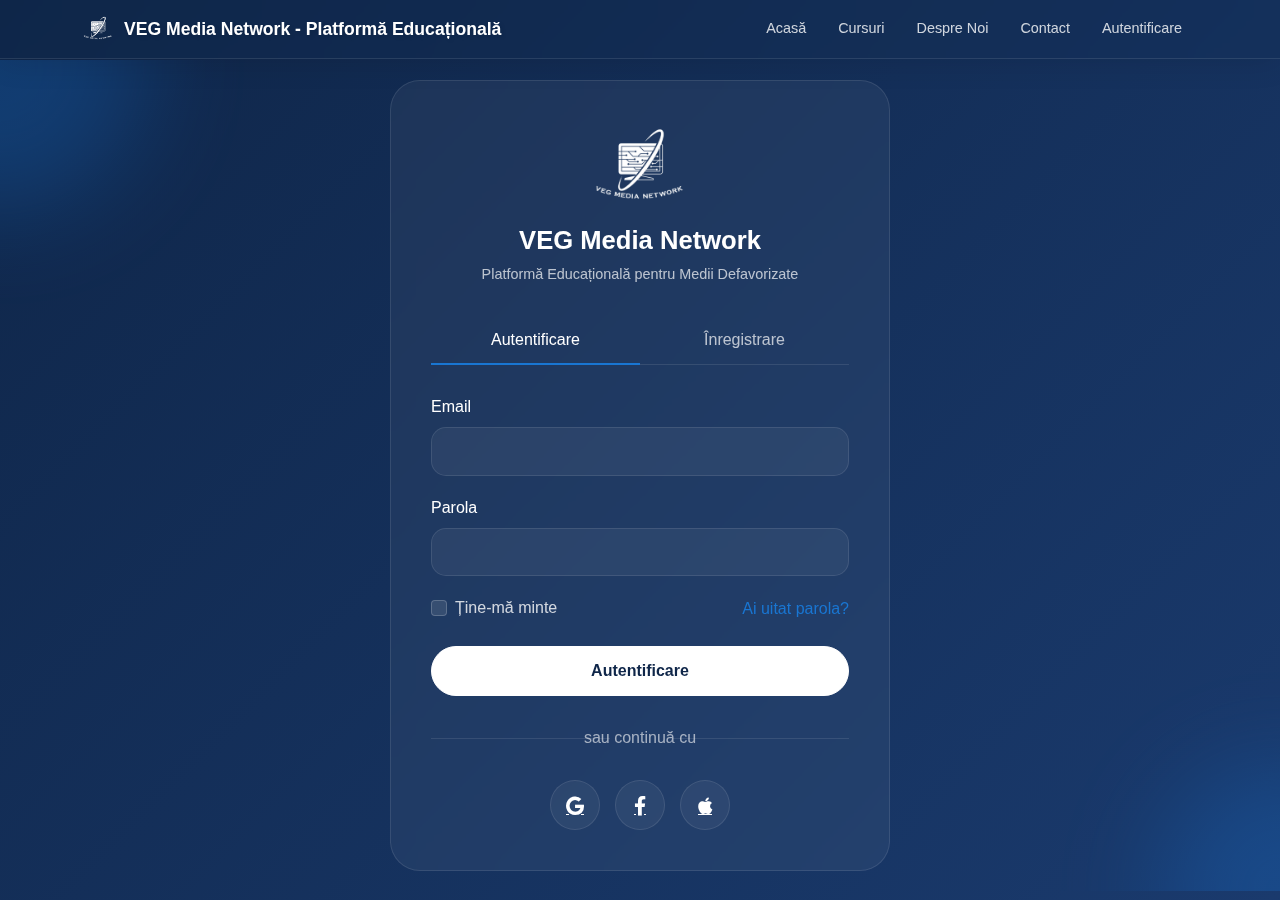
<file: pages/cursuri-mele.html>
<!DOCTYPE html>
<html lang="ro">
<head>
    <meta charset="UTF-8">
    <meta name="viewport" content="width=device-width, initial-scale=1.0">
    <title>Cursurile Mele - VEG Media Network</title>
    <link href="https://cdn.jsdelivr.net/npm/bootstrap@5.3.2/dist/css/bootstrap.min.css" rel="stylesheet">
    <link rel="stylesheet" href="https://cdnjs.cloudflare.com/ajax/libs/font-awesome/6.0.0/css/all.min.css">
    <style>
        :root {
            --primary-color: #ffffff;
            --secondary-color: #0f2649;
            --accent-color: #1a3a6d;
            --text-color: #ffffff;
            --text-secondary: rgba(255, 255, 255, 0.8);
        }

        body {
            background: linear-gradient(135deg, #0f2649 0%, #1a3a6d 100%);
            color: #ffffff;
            font-family: 'Segoe UI', Tahoma, Geneva, Verdana, sans-serif;
            min-height: 100vh;
            padding-top: 80px;
        }

        .navbar {
            background: rgba(15, 38, 73, 0.15) !important;
            backdrop-filter: blur(8px);
            -webkit-backdrop-filter: blur(8px);
            box-shadow: 0 4px 30px rgba(0, 0, 0, 0.1);
            padding: 0.5rem 0;
            border-bottom: 1px solid rgba(255, 255, 255, 0.1);
        }

        .navbar-brand {
            display: flex;
            align-items: center;
            gap: 10px;
            font-size: 0.9rem;
            font-weight: 600;
            color: #ffffff !important;
            text-shadow: 2px 2px 4px rgba(0, 0, 0, 0.1);
            padding: 0.3rem 0;
            transition: all 0.3s ease;
        }

        .navbar-brand div {
            display: flex;
            flex-direction: row;
            align-items: center;
            gap: 0.5rem;
            position: relative;
            white-space: nowrap;
            font-size: 0.85rem;
        }

        .navbar-brand img {
            width: 32px;
            height: 32px;
            object-fit: contain;
        }

        .nav-link {
            color: rgba(255, 255, 255, 0.8) !important;
            font-weight: 500;
            padding: 0.4rem 0.8rem !important;
            margin: 0 0.2rem;
            border-radius: 6px;
            transition: all 0.3s ease;
            position: relative;
            font-size: 0.85rem;
            overflow: hidden;
        }

        .nav-link:hover {
            color: #ffffff !important;
            background: rgba(255, 255, 255, 0.1);
        }

        .nav-link.active {
            color: #ffffff !important;
            background: rgba(255, 255, 255, 0.2);
            border: 1px solid rgba(255, 255, 255, 0.3);
        }

        .courses-container {
            max-width: 1200px;
            margin: 0 auto;
            padding: 2rem;
        }

        .courses-header {
            background: rgba(255, 255, 255, 0.05);
            border-radius: 15px;
            padding: 2rem;
            margin-bottom: 2rem;
            position: relative;
            overflow: hidden;
        }

        .courses-header::before {
            content: '';
            position: absolute;
            top: 0;
            left: 0;
            right: 0;
            height: 100px;
            background: linear-gradient(135deg, var(--primary-color) 0%, var(--accent-color) 100%);
            opacity: 0.1;
        }

        .courses-title {
            font-size: 2.2rem;
            font-weight: 600;
            margin-bottom: 1rem;
            background: linear-gradient(135deg, #ffffff 0%, rgba(255, 255, 255, 0.8) 100%);
            -webkit-background-clip: text;
            background-clip: text;
            -webkit-text-fill-color: transparent;
        }

        .courses-stats {
            display: flex;
            gap: 2rem;
            background: rgba(255, 255, 255, 0.05);
            padding: 1rem;
            border-radius: 12px;
            backdrop-filter: blur(10px);
        }

        .stat-item {
            text-align: center;
            flex: 1;
            position: relative;
        }

        .stat-item:not(:last-child)::after {
            content: '';
            position: absolute;
            right: -1rem;
            top: 50%;
            transform: translateY(-50%);
            height: 40px;
            width: 1px;
            background: rgba(255, 255, 255, 0.1);
        }

        .stat-value {
            font-size: 1.8rem;
            font-weight: 600;
            color: var(--primary-color);
            margin-bottom: 0.3rem;
        }

        .stat-label {
            color: rgba(255, 255, 255, 0.8);
            font-size: 0.9rem;
            font-weight: 500;
        }

        .courses-grid {
            display: grid;
            grid-template-columns: repeat(auto-fill, minmax(300px, 1fr));
            gap: 2rem;
            margin-top: 2rem;
        }

        .course-card {
            background: rgba(255, 255, 255, 0.05);
            border-radius: 15px;
            overflow: hidden;
            transition: all 0.3s ease;
            border: 1px solid rgba(255, 255, 255, 0.1);
        }

        .course-card:hover {
            transform: translateY(-5px);
            box-shadow: 0 10px 30px rgba(0, 0, 0, 0.2);
        }

        .course-image {
            width: 100%;
            height: 160px;
            object-fit: cover;
            border-bottom: 1px solid rgba(255, 255, 255, 0.1);
        }

        .course-content {
            padding: 1.5rem;
        }

        .course-title {
            font-size: 2.5rem;
            font-weight: 700;
            background: linear-gradient(135deg, #ffffff 0%, rgba(255, 255, 255, 0.8) 100%);
            -webkit-background-clip: text;
            background-clip: text;
            -webkit-text-fill-color: transparent;
            font-size: 1.2rem;
            font-weight: 600;
            margin-bottom: 0.5rem;
            color: #ffffff;
        }

        .course-description {
            color: rgba(255, 255, 255, 0.8);
            font-size: 0.9rem;
            margin-bottom: 1rem;
            line-height: 1.5;
        }

        .course-progress {
            margin-bottom: 1rem;
        }

        .progress {
            height: 6px;
            background: rgba(255, 255, 255, 0.1);
            border-radius: 3px;
            overflow: hidden;
        }

        .progress-bar {
            background: linear-gradient(90deg, #ffffff, rgba(255, 255, 255, 0.8));
            transition: width 0.3s ease;
        }

        .progress-text {
            font-size: 0.9rem;
            color: rgba(255, 255, 255, 0.8);
            margin-bottom: 0.3rem;
        }

        .course-details {
            display: flex;
            gap: 20px;
            color: rgba(255, 255, 255, 0.6);
            font-size: 0.9rem;
            margin-bottom: 1rem;
        }

        .course-details span {
            display: flex;
            align-items: center;
            gap: 5px;
        }

        .course-actions {
            display: flex;
            gap: 1rem;
        }

        .btn-continue {
            flex: 1;
            background: rgba(255, 255, 255, 0.2);
            border: 1px solid rgba(255, 255, 255, 0.3);
            color: #ffffff;
            padding: 0.8rem;
            border-radius: 8px;
            font-weight: 500;
            transition: all 0.3s ease;
            display: flex;
            align-items: center;
            justify-content: center;
            gap: 0.5rem;
        }

        .btn-continue:hover {
            background: rgba(255, 255, 255, 0.3);
            transform: translateY(-2px);
        }

        .btn-certificate {
            background: rgba(76, 175, 80, 0.2);
            border: 1px solid rgba(76, 175, 80, 0.3);
            color: #4CAF50;
            padding: 0.8rem;
            border-radius: 8px;
            font-weight: 500;
            transition: all 0.3s ease;
            display: flex;
            align-items: center;
            justify-content: center;
            gap: 0.5rem;
        }

        .btn-certificate:hover {
            background: rgba(76, 175, 80, 0.3);
            transform: translateY(-2px);
        }

        .btn-certificate.disabled {
            opacity: 0.5;
            cursor: not-allowed;
            pointer-events: none;
        }

        .empty-state {
            text-align: center;
            padding: 3rem;
            background: rgba(255, 255, 255, 0.05);
            border-radius: 15px;
            margin-top: 2rem;
        }

        .empty-state i {
            font-size: 4rem;
            color: rgba(255, 255, 255, 0.2);
            margin-bottom: 1rem;
        }

        .empty-state h3 {
            font-size: 1.5rem;
            margin-bottom: 1rem;
            color: #ffffff;
        }

        .empty-state p {
            color: rgba(255, 255, 255, 0.8);
            margin-bottom: 1.5rem;
        }

        .btn-browse {
            background: rgba(255, 255, 255, 0.1);
            border: 1px solid rgba(255, 255, 255, 0.2);
            color: #ffffff;
            padding: 0.8rem 1.5rem;
            border-radius: 8px;
            font-weight: 500;
            transition: all 0.3s ease;
            display: inline-flex;
            align-items: center;
            gap: 0.5rem;
        }

        .btn-browse:hover {
            background: rgba(255, 255, 255, 0.2);
            transform: translateY(-2px);
        }

        @media (max-width: 991px) {
            .courses-stats {
                flex-wrap: wrap;
                gap: 1rem;
            }

            .stat-item:not(:last-child)::after {
                display: none;
            }

            .stat-item {
                flex: 1 1 calc(50% - 1rem);
            }

            .navbar-brand {
                font-size: 0.8rem;
                padding: 0.5rem 0;
            }

            .navbar-brand div {
                white-space: normal;
                font-size: 0.75rem;
            }

            .nav-link {
                font-size: 0.8rem;
                padding: 0.5rem 0.8rem !important;
            }
        }

        @media (max-width: 768px) {
            .courses-container {
                padding: 1rem;
            }

            .courses-header {
                padding: 1.5rem;
            }

            .courses-title {
                font-size: 1.8rem;
            }

            .stat-item {
                flex: 1 1 100%;
            }
        }

        /* Account Button Styles */
        .account-btn {
            display: none;
        }

        .account-btn .btn {
            display: flex;
            align-items: center;
            gap: 0.5rem;
            background: none;
            border: none;
            color: rgba(255, 255, 255, 0.8);
            padding: 0.4rem 1rem;
            transition: all 0.3s ease;
            font-size: 0.9rem;
            font-weight: 500;
        }

        .account-btn .btn:hover {
            color: #ffffff;
            transform: translateY(-2px);
        }

        .account-btn .btn i {
            color: rgba(255, 255, 255, 0.8);
            font-size: 1rem;
            transition: all 0.3s ease;
        }

        .account-btn .btn:hover i {
            transform: scale(1.1);
            color: #ffffff;
        }

        #userName {
            max-width: 150px;
            overflow: hidden;
            text-overflow: ellipsis;
            white-space: nowrap;
        }

        /* Dropdown Styles */
        .dropdown-menu {
            background: rgba(15, 38, 73, 0.95);
            backdrop-filter: blur(10px);
            border: 1px solid rgba(255, 255, 255, 0.1);
            border-radius: 12px;
            padding: 0.5rem;
            margin-top: 0.5rem;
            box-shadow: 0 4px 30px rgba(0, 0, 0, 0.2);
            animation: dropdownFade 0.3s ease;
        }

        .dropdown-menu .dropdown-item {
            color: rgba(255, 255, 255, 0.8);
            padding: 0.7rem 1.2rem;
            border-radius: 8px;
            transition: all 0.3s ease;
            display: flex;
            align-items: center;
            gap: 0.8rem;
        }

        .dropdown-menu .dropdown-item i {
            width: 20px;
            text-align: center;
            transition: all 0.3s ease;
        }

        .dropdown-menu .dropdown-item:hover {
            background: rgba(255, 255, 255, 0.1);
            color: #ffffff;
            transform: translateX(5px);
        }

        .dropdown-menu .dropdown-item:hover i {
            transform: scale(1.1);
        }

        .dropdown-divider {
            border-color: rgba(255, 255, 255, 0.1);
            margin: 0.5rem 0;
        }

        /* Logout Button Style */
        .dropdown-menu .dropdown-item[onclick="logout(event)"] {
            color: #ff4d4d;
        }

        .dropdown-menu .dropdown-item[onclick="logout(event)"] i {
            color: #ff4d4d;
        }

        .dropdown-menu .dropdown-item[onclick="logout(event)"]:hover {
            background: rgba(255, 77, 77, 0.1);
        }

        @keyframes dropdownFade {
            from {
                opacity: 0;
                transform: translateY(-10px);
            }
            to {
                opacity: 1;
                transform: translateY(0);
            }
        }

        /* Stiluri pentru banner personalizat */
        .personal-banner {
            background: linear-gradient(135deg, rgba(255, 255, 255, 0.1) 0%, rgba(255, 255, 255, 0.05) 100%);
            border-radius: 20px;
            padding: 2rem;
            margin-bottom: 2rem;
            border: 1px solid rgba(255, 255, 255, 0.1);
            backdrop-filter: blur(10px);
        }

        .banner-content {
            display: flex;
            justify-content: space-between;
            align-items: center;
            flex-wrap: wrap;
            gap: 2rem;
        }

        .banner-text {
            flex: 1;
            min-width: 300px;
        }

        .banner-title {
            font-size: 2rem;
            font-weight: 600;
            margin-bottom: 0.5rem;
            background: linear-gradient(135deg, #ffffff 0%, rgba(255, 255, 255, 0.8) 100%);
            -webkit-background-clip: text;
            background-clip: text;
            -webkit-text-fill-color: transparent;
        }

        .banner-subtitle {
            color: rgba(255, 255, 255, 0.8);
            font-size: 1.1rem;
        }

        .banner-stats {
            display: flex;
            gap: 2rem;
            flex-wrap: wrap;
        }

        .banner-stat {
            display: flex;
            align-items: center;
            gap: 0.8rem;
            background: rgba(255, 255, 255, 0.05);
            padding: 0.8rem 1.2rem;
            border-radius: 12px;
            border: 1px solid rgba(255, 255, 255, 0.1);
        }

        .banner-stat i {
            font-size: 1.2rem;
            color: #ffffff;
        }

        .banner-stat span {
            color: #ffffff;
            font-weight: 500;
        }

        /* Stiluri pentru filtre și căutare */
        .filters-section {
            display: flex;
            justify-content: space-between;
            align-items: center;
            margin-bottom: 2rem;
            gap: 1rem;
            flex-wrap: wrap;
        }

        .search-box {
            flex: 1;
            min-width: 300px;
            position: relative;
        }

        .search-box input {
            width: 100%;
            padding: 0.8rem 1rem 0.8rem 2.5rem;
            background: rgba(255, 255, 255, 0.05);
            border: 1px solid rgba(255, 255, 255, 0.1);
            border-radius: 12px;
            color: #ffffff;
            font-size: 1rem;
        }

        .search-box i {
            position: absolute;
            left: 1rem;
            top: 50%;
            transform: translateY(-50%);
            color: rgba(255, 255, 255, 0.5);
        }

        .filter-options {
            display: flex;
            gap: 1rem;
        }

        .filter-options select {
            padding: 0.8rem 1.2rem;
            background: rgba(255, 255, 255, 0.05);
            border: 1px solid rgba(255, 255, 255, 0.1);
            border-radius: 12px;
            color: #ffffff;
            font-size: 1rem;
            cursor: pointer;
        }

        .filter-options select option {
            background: #1a3a6d;
            color: #ffffff;
        }

        /* Stiluri pentru statistici detaliate */
        .stats-grid {
            display: grid;
            grid-template-columns: repeat(auto-fit, minmax(250px, 1fr));
            gap: 1.5rem;
            margin-top: 1rem;
        }

        .stat-card {
            background: rgba(255, 255, 255, 0.05);
            border-radius: 15px;
            padding: 1.5rem;
            display: flex;
            align-items: center;
            gap: 1rem;
            border: 1px solid rgba(255, 255, 255, 0.1);
            transition: all 0.3s ease;
        }

        .stat-card:hover {
            transform: translateY(-5px);
            background: rgba(255, 255, 255, 0.08);
        }

        .stat-icon {
            width: 50px;
            height: 50px;
            background: rgba(255, 255, 255, 0.2);
            border-radius: 12px;
            display: flex;
            align-items: center;
            justify-content: center;
        }

        .stat-icon i {
            font-size: 1.5rem;
            color: #ffffff;
        }

        .stat-info {
            flex: 1;
        }

        .stat-value {
            font-size: 1.8rem;
            font-weight: 600;
            color: #ffffff;
            margin-bottom: 0.3rem;
        }

        .stat-label {
            color: rgba(255, 255, 255, 0.8);
            font-size: 0.9rem;
        }

        /* Îmbunătățiri pentru cardurile de cursuri */
        .course-card {
            position: relative;
            overflow: hidden;
        }

        .course-card::before {
            content: '';
            position: absolute;
            top: 0;
            left: 0;
            right: 0;
            height: 4px;
            background: linear-gradient(90deg, #ffffff, rgba(255, 255, 255, 0.8));
            opacity: 0;
            transition: opacity 0.3s ease;
        }

        .course-card:hover::before {
            opacity: 1;
        }

        .course-image {
            transition: transform 0.3s ease;
        }

        .course-card:hover .course-image {
            transform: scale(1.05);
        }

        .course-content {
            position: relative;
            z-index: 1;
        }

        .course-title {
            font-size: 2.5rem;
            font-weight: 700;
            background: linear-gradient(135deg, #ffffff 0%, rgba(255, 255, 255, 0.8) 100%);
            -webkit-background-clip: text;
            background-clip: text;
            -webkit-text-fill-color: transparent;
            font-size: 1.2rem;
            font-weight: 600;
            margin-bottom: 0.5rem;
        }

        .course-description {
            font-size: 0.95rem;
            line-height: 1.6;
            margin-bottom: 1.2rem;
        }

        .progress {
            height: 8px;
            background: rgba(255, 255, 255, 0.1);
            border-radius: 4px;
            overflow: hidden;
        }

        .progress-bar {
            background: linear-gradient(90deg, #ffffff, rgba(255, 255, 255, 0.8));
            transition: width 0.5s ease;
        }

        .course-details {
            margin: 1rem 0;
            padding: 1rem;
            background: rgba(255, 255, 255, 0.03);
            border-radius: 8px;
        }

        .course-actions {
            margin-top: 1.2rem;
        }

        .btn-continue {
            background: rgba(255, 255, 255, 0.2);
            border: 1px solid rgba(255, 255, 255, 0.3);
            color: #ffffff;
        }

        .btn-continue:hover {
            background: rgba(255, 255, 255, 0.3);
        }

        @media (max-width: 768px) {
            .banner-content {
                flex-direction: column;
                text-align: center;
            }

            .banner-stats {
                justify-content: center;
            }

            .filters-section {
                flex-direction: column;
            }

            .filter-options {
                width: 100%;
                flex-direction: column;
            }

            .filter-options select {
                width: 100%;
            }
        }
    </style>
</head>
<body>
    <!-- Navbar -->
    <nav class="navbar navbar-expand-lg navbar-dark fixed-top">
        <div class="container">
            <a class="navbar-brand" href="../index.html">
                <img src="../images/logo.png" alt="VEG Media Network Logo">
                <div>VEG Media Network - Platformă Educațională</div>
            </a>
            <button class="navbar-toggler" type="button" data-bs-toggle="collapse" data-bs-target="#navbarNav">
                <span class="navbar-toggler-icon"></span>
            </button>
            <div class="collapse navbar-collapse" id="navbarNav">
                <ul class="navbar-nav ms-auto">
                    <li class="nav-item">
                        <a class="nav-link" href="../index.html">Acasă</a>
                    </li>
                    <li class="nav-item">
                        <a class="nav-link" href="cursuri.html">Cursuri</a>
                    </li>
                    <li class="nav-item">
                        <a class="nav-link" href="despre.html">Despre Noi</a>
                    </li>
                    <li class="nav-item">
                        <a class="nav-link" href="contact.html">Contact</a>
                    </li>
                    <li class="nav-item dropdown">
                        <a class="nav-link dropdown-toggle account-btn" href="#" role="button" data-bs-toggle="dropdown" style="display: none;">
                            <i class="fas fa-user-circle"></i>
                            <span id="userName">Cont</span>
                        </a>
                        <ul class="dropdown-menu dropdown-menu-end">
                            <li><a class="dropdown-item" href="profil.html"><i class="fas fa-user"></i> Profilul meu</a></li>
                            <li><a class="dropdown-item" href="cursuri-mele.html"><i class="fas fa-book"></i> Cursurile mele</a></li>
                            <li><a class="dropdown-item" href="certificate.html"><i class="fas fa-certificate"></i> Certificate</a></li>
                            <li><a class="dropdown-item" href="conținut-interactiv.html"><i class="fas fa-gamepad"></i> Conținut Interactiv</a></li>
                            <li><a class="dropdown-item" href="cariera.html"><i class="fas fa-graduation-cap"></i> Ghid de Carieră</a></li>
                            <li><a class="dropdown-item" href="setari.html"><i class="fas fa-cog"></i> Setări</a></li>
                            <li><hr class="dropdown-divider"></li>
                            <li><a class="dropdown-item" href="#" onclick="logout(event)"><i class="fas fa-sign-out-alt"></i> Deconectare</a></li>
                        </ul>
                    </li>
                    <li class="nav-item">
                        <a class="nav-link auth-btn" href="autentificare.html">Autentificare</a>
                    </li>
                </ul>
            </div>
        </div>
    </nav>

    <!-- Courses Content -->
    <div class="courses-container">
        <!-- Banner Personalizat -->
        <div class="personal-banner">
            <div class="banner-content">
                <div class="banner-text">
                    <h1 class="banner-title">Bine ai venit în Dashboard-ul tău!</h1>
                    <p class="banner-subtitle">Urmărește-ți progresul și continuă să înveți</p>
                </div>
                <div class="banner-stats">
                    <div class="banner-stat">
                        <i class="fas fa-star"></i>
                        <span>Nivel 5</span>
                    </div>
                    <div class="banner-stat">
                        <i class="fas fa-trophy"></i>
                        <span>3 Certificate</span>
                    </div>
                    <div class="banner-stat">
                        <i class="fas fa-clock"></i>
                        <span>25 ore studiate</span>
                    </div>
                </div>
            </div>
        </div>

        <!-- Filtre și Sortare -->
        <div class="filters-section">
            <div class="search-box">
                <i class="fas fa-search"></i>
                <input type="text" id="courseSearch" placeholder="Caută în cursurile tale...">
            </div>
            <div class="filter-options">
                <select id="progressFilter">
                    <option value="all">Toate cursurile</option>
                    <option value="in-progress">În curs</option>
                    <option value="completed">Finalizate</option>
                </select>
                <select id="sortBy">
                    <option value="recent">Cele mai recente</option>
                    <option value="progress">Progres</option>
                    <option value="name">Nume</option>
                </select>
            </div>
        </div>

        <!-- Statistici Detaliate -->
        <div class="courses-header">
            <div class="stats-grid">
                <div class="stat-card">
                    <div class="stat-icon">
                        <i class="fas fa-book-reader"></i>
                    </div>
                    <div class="stat-info">
                        <div class="stat-value">5</div>
                        <div class="stat-label">Cursuri Active</div>
                    </div>
                </div>
                <div class="stat-card">
                    <div class="stat-icon">
                        <i class="fas fa-certificate"></i>
                    </div>
                    <div class="stat-info">
                        <div class="stat-value">3</div>
                        <div class="stat-label">Certificate Obținute</div>
                    </div>
                </div>
                <div class="stat-card">
                    <div class="stat-icon">
                        <i class="fas fa-chart-line"></i>
                    </div>
                    <div class="stat-info">
                        <div class="stat-value">85%</div>
                        <div class="stat-label">Progres Mediu</div>
                    </div>
                </div>
                <div class="stat-card">
                    <div class="stat-icon">
                        <i class="fas fa-clock"></i>
                    </div>
                    <div class="stat-info">
                        <div class="stat-value">25h</div>
                        <div class="stat-label">Timp Studiat</div>
                    </div>
                </div>
            </div>
        </div>

        <div class="courses-grid" id="coursesGrid">
            <!-- Cursurile vor fi adăugate dinamic aici -->
        </div>

        <div class="empty-state" id="emptyState" style="display: none;">
            <i class="fas fa-book"></i>
            <h3>Nu ai cursuri înscrise</h3>
            <p>Explorează catalogul nostru de cursuri și începe călătoria ta în lumea educației!</p>
            <a href="cursuri.html" class="btn-browse">
                <i class="fas fa-search"></i>
                Explorează Cursuri
            </a>
        </div>
    </div>

    <script src="https://cdn.jsdelivr.net/npm/bootstrap@5.3.2/dist/js/bootstrap.bundle.min.js"></script>
    <script>
        // Verifică starea autentificării
        function checkAuthStatus() {
            const authState = JSON.parse(localStorage.getItem('authState') || sessionStorage.getItem('authState') || '{}');
            const userDropdown = document.querySelector('.account-btn');
            const authBtn = document.querySelector('.auth-btn');
            const userName = document.getElementById('userName');
            
            if (authState.isAuthenticated) {
                if (userDropdown) {
                    userDropdown.style.display = 'block';
                }
                if (authBtn) {
                    authBtn.style.display = 'none';
                }
                
                try {
                    const displayName = authState.user?.name || authState.user?.numeComplet || 'Contul meu';
                    if (userName) {
                        userName.textContent = displayName;
                    }
                } catch (error) {
                    console.error('Eroare la setarea numelui utilizatorului:', error);
                    if (userName) userName.textContent = 'Contul meu';
                }
            } else {
                if (userDropdown) {
                    userDropdown.style.display = 'none';
                }
                if (authBtn) {
                    authBtn.style.display = 'block';
                }
                // Redirecționează către pagina de autentificare dacă utilizatorul nu este autentificat
                window.location.href = 'autentificare.html';
            }
        }

        // Funcție pentru deconectare
        function logout(e) {
            if (e) e.preventDefault();
            localStorage.removeItem('authState');
            sessionStorage.removeItem('authState');
            window.location.href = 'autentificare.html';
            return false;
        }

        // Funcție pentru încărcarea cursurilor
        function loadCourses() {
            const authState = JSON.parse(localStorage.getItem('authState') || sessionStorage.getItem('authState') || '{}');
            const coursesGrid = document.getElementById('coursesGrid');
            const emptyState = document.getElementById('emptyState');
            
            if (authState.user?.courses && authState.user.courses.length > 0) {
                coursesGrid.style.display = 'grid';
                emptyState.style.display = 'none';
                
                coursesGrid.innerHTML = authState.user.courses.map(course => `
                    <div class="course-card">
                        <img src="${course.image}" alt="${course.title}" class="course-image">
                        <div class="course-content">
                            <h3 class="course-title">${course.title}</h3>
                            <p class="course-description">${course.description}</p>
                            <div class="course-progress">
                                <div class="progress-text">Progres: ${course.progress}%</div>
                                <div class="progress">
                                    <div class="progress-bar" role="progressbar" style="width: ${course.progress}%"></div>
                                </div>
                            </div>
                            <div class="course-details">
                                <span><i class="fas fa-clock"></i> ${course.duration}</span>
                                <span><i class="fas fa-book"></i> ${course.lessons} lecții</span>
                            </div>
                            <div class="course-actions">
                                <a href="${course.continueUrl}" class="btn-continue">
                                    <i class="fas fa-play"></i>
                                    Continuă
                                </a>
                                <a href="${course.certificateUrl}" class="btn-certificate ${course.progress < 100 ? 'disabled' : ''}">
                                    <i class="fas fa-certificate"></i>
                                    Certificat
                                </a>
                            </div>
                        </div>
                    </div>
                `).join('');
            } else {
                coursesGrid.style.display = 'none';
                emptyState.style.display = 'block';
            }
        }

        // Verifică starea de autentificare și încarcă cursurile la încărcarea paginii
        document.addEventListener('DOMContentLoaded', function() {
            checkAuthStatus();
            loadCourses();
        });

        // Funcție pentru filtrarea și sortarea cursurilor
        function filterAndSortCourses() {
            const searchTerm = document.getElementById('courseSearch').value.toLowerCase();
            const progressFilter = document.getElementById('progressFilter').value;
            const sortBy = document.getElementById('sortBy').value;
            const authState = JSON.parse(localStorage.getItem('authState') || sessionStorage.getItem('authState') || '{}');
            const courses = authState.user?.courses || [];
            
            let filteredCourses = courses.filter(course => {
                const matchesSearch = course.title.toLowerCase().includes(searchTerm) ||
                                    course.description.toLowerCase().includes(searchTerm);
                const matchesProgress = progressFilter === 'all' ||
                                      (progressFilter === 'in-progress' && course.progress < 100) ||
                                      (progressFilter === 'completed' && course.progress === 100);
                return matchesSearch && matchesProgress;
            });

            // Sortare
            filteredCourses.sort((a, b) => {
                switch(sortBy) {
                    case 'recent':
                        return new Date(b.lastAccessed) - new Date(a.lastAccessed);
                    case 'progress':
                        return b.progress - a.progress;
                    case 'name':
                        return a.title.localeCompare(b.title);
                    default:
                        return 0;
                }
            });

            return filteredCourses;
        }

        // Funcție pentru actualizarea afișării cursurilor
        function updateCoursesDisplay() {
            const filteredCourses = filterAndSortCourses();
            const coursesGrid = document.getElementById('coursesGrid');
            const emptyState = document.getElementById('emptyState');
            
            if (filteredCourses.length > 0) {
                coursesGrid.style.display = 'grid';
                emptyState.style.display = 'none';
                
                coursesGrid.innerHTML = filteredCourses.map(course => `
                    <div class="course-card">
                        <img src="${course.image}" alt="${course.title}" class="course-image">
                        <div class="course-content">
                            <h3 class="course-title">${course.title}</h3>
                            <p class="course-description">${course.description}</p>
                            <div class="course-progress">
                                <div class="progress-text">Progres: ${course.progress}%</div>
                                <div class="progress">
                                    <div class="progress-bar" role="progressbar" style="width: ${course.progress}%"></div>
                                </div>
                            </div>
                            <div class="course-details">
                                <span><i class="fas fa-clock"></i> ${course.duration}</span>
                                <span><i class="fas fa-book"></i> ${course.lessons} lecții</span>
                            </div>
                            <div class="course-actions">
                                <a href="${course.continueUrl}" class="btn-continue">
                                    <i class="fas fa-play"></i>
                                    Continuă
                                </a>
                                <a href="${course.certificateUrl}" class="btn-certificate ${course.progress < 100 ? 'disabled' : ''}">
                                    <i class="fas fa-certificate"></i>
                                    Certificat
                                </a>
                            </div>
                        </div>
                    </div>
                `).join('');
            } else {
                coursesGrid.style.display = 'none';
                emptyState.style.display = 'block';
            }
        }

        // Adăugare event listeners pentru filtre și căutare
        document.addEventListener('DOMContentLoaded', function() {
            checkAuthStatus();
            loadCourses();
            
            // Adăugare event listeners pentru filtre și căutare
            document.getElementById('courseSearch').addEventListener('input', updateCoursesDisplay);
            document.getElementById('progressFilter').addEventListener('change', updateCoursesDisplay);
            document.getElementById('sortBy').addEventListener('change', updateCoursesDisplay);
        });
    </script>
</body>
</html>
</file>
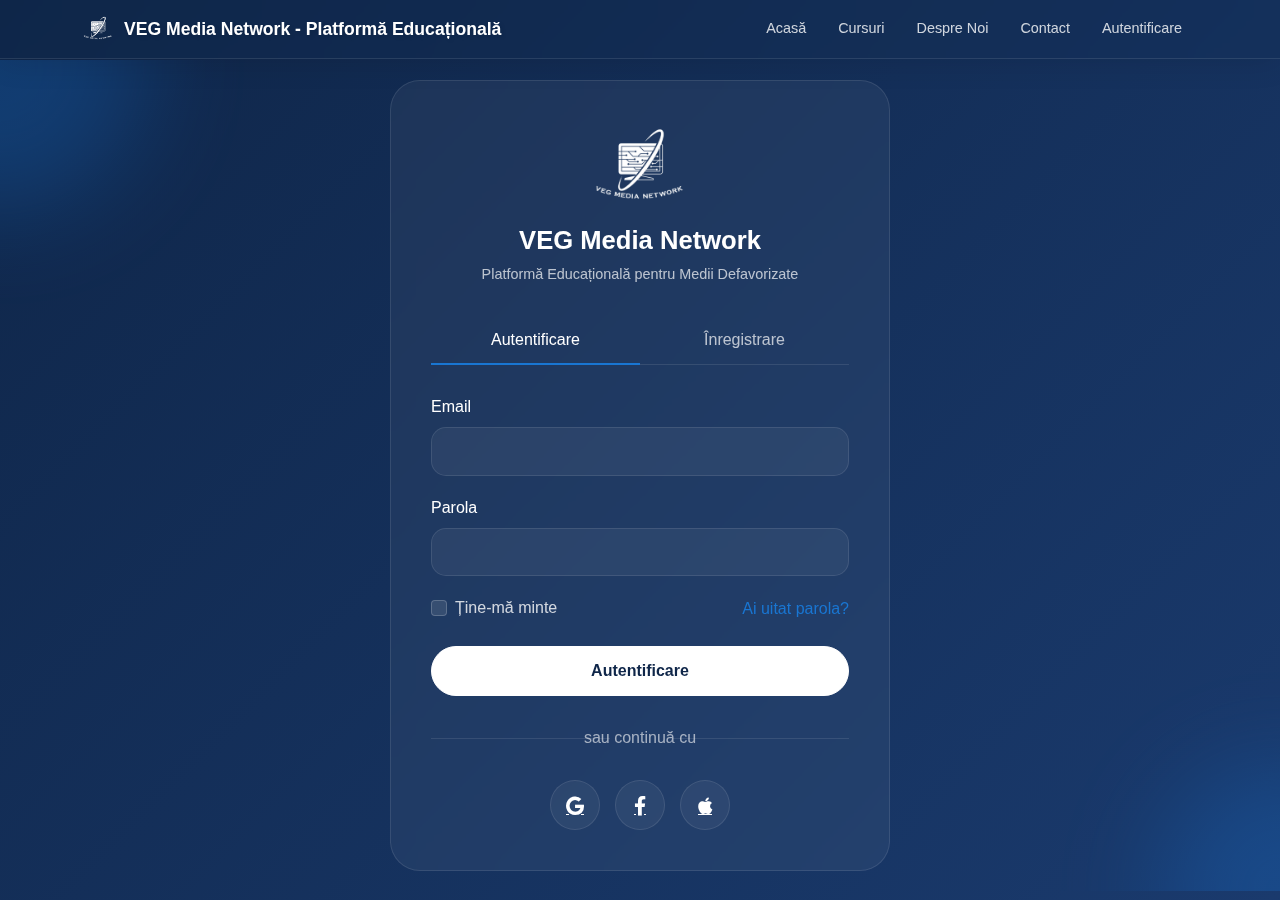
<file: pages/profil.html>
<!DOCTYPE html>
<html lang="ro">
<head>
    <meta charset="UTF-8">
    <meta name="viewport" content="width=device-width, initial-scale=1.0">
    <title>Profilul meu - VEG Media Network</title>
    <link href="https://cdn.jsdelivr.net/npm/bootstrap@5.3.2/dist/css/bootstrap.min.css" rel="stylesheet">
    <link rel="stylesheet" href="https://cdnjs.cloudflare.com/ajax/libs/font-awesome/6.0.0/css/all.min.css">
    <link rel="stylesheet" href="../css/chatbot.css">
    <style>
        :root {
            --primary-color: #ffffff;
            --secondary-color: #0f2649;
            --accent-color: #1a3a6d;
            --text-color: #ffffff;
            --text-secondary: rgba(255, 255, 255, 0.8);
        }

        body {
            background: linear-gradient(135deg, #0f2649 0%, #1a3a6d 100%);
            color: #ffffff;
            font-family: 'Segoe UI', Tahoma, Geneva, Verdana, sans-serif;
            min-height: 100vh;
            padding-top: 80px;
        }

        .navbar {
            background: rgba(15, 38, 73, 0.15) !important;
            backdrop-filter: blur(8px);
            -webkit-backdrop-filter: blur(8px);
            box-shadow: 0 4px 30px rgba(0, 0, 0, 0.1);
            padding: 0.5rem 0;
            border-bottom: 1px solid rgba(255, 255, 255, 0.1);
        }

        .navbar-brand {
            display: flex;
            align-items: center;
            gap: 10px;
            font-size: 0.9rem !important;
            font-weight: 600;
            color: #ffffff !important;
            text-shadow: 2px 2px 4px rgba(0, 0, 0, 0.1);
            padding: 0.3rem 0;
            transition: all 0.3s ease;
        }

        .navbar-brand div {
            display: flex;
            flex-direction: row;
            align-items: center;
            gap: 0.5rem;
            position: relative;
            white-space: nowrap;
            font-size: 0.85rem !important;
        }

        .navbar-brand img {
            width: 32px;
            height: 32px;
            object-fit: contain;
        }

        .nav-link {
            color: rgba(255, 255, 255, 0.8) !important;
            font-weight: 500;
            padding: 0.4rem 0.8rem !important;
            margin: 0 0.2rem;
            border-radius: 6px;
            transition: all 0.3s ease;
            position: relative;
            font-size: 0.85rem !important;
            overflow: hidden;
        }

        .nav-link:hover {
            color: #ffffff !important;
            background: rgba(255, 255, 255, 0.1);
        }

        .nav-link.active {
            color: #ffffff !important;
            background: rgba(255, 255, 255, 0.2);
            border: 1px solid rgba(255, 255, 255, 0.3);
        }

        .profile-container {
            max-width: 1200px;
            margin: 0 auto;
            padding: 2rem;
        }

        .profile-header {
            background: rgba(255, 255, 255, 0.05);
            border-radius: 15px;
            padding: 2rem;
            margin-bottom: 2rem;
            display: flex;
            align-items: center;
            gap: 2rem;
            position: relative;
            overflow: hidden;
        }

        .profile-header::before {
            content: '';
            position: absolute;
            top: 0;
            left: 0;
            right: 0;
            height: 100px;
            background: linear-gradient(135deg, var(--primary-color) 0%, var(--accent-color) 100%);
            opacity: 0.1;
        }

        .profile-avatar {
            width: 150px;
            height: 150px;
            border-radius: 50%;
            background: rgba(255, 255, 255, 0.1);
            display: flex;
            align-items: center;
            justify-content: center;
            font-size: 4rem;
            color: rgba(255, 255, 255, 0.8);
            position: relative;
            overflow: hidden;
            border: 4px solid var(--primary-color);
            box-shadow: 0 0 20px rgba(255, 255, 255, 0.3);
        }

        .profile-avatar img {
            width: 100%;
            height: 100%;
            object-fit: cover;
        }

        .profile-avatar .avatar-upload {
            position: absolute;
            bottom: 0;
            left: 0;
            right: 0;
            background: rgba(0, 0, 0, 0.7);
            padding: 0.5rem;
            text-align: center;
            cursor: pointer;
            opacity: 0;
            transition: all 0.3s ease;
            color: #ffffff;
        }

        .profile-avatar:hover .avatar-upload {
            opacity: 1;
            transform: translateY(0);
        }

        .profile-avatar .avatar-upload i {
            margin-right: 5px;
        }

        .profile-info {
            flex: 1;
            position: relative;
            z-index: 1;
        }

        .profile-name {
            font-size: 2.5rem;
            font-weight: 700;
            margin-bottom: 1rem;
            background: linear-gradient(135deg, #ffffff 0%, rgba(255, 255, 255, 0.8) 100%);
            -webkit-background-clip: text;
            background-clip: text;
            -webkit-text-fill-color: transparent;
            text-align: center;
        }

        .profile-email {
            color: rgba(255, 255, 255, 0.8);
            margin-bottom: 1.5rem;
            font-size: 1.1rem;
        }

        .profile-stats {
            display: flex;
            gap: 2rem;
            background: rgba(255, 255, 255, 0.05);
            padding: 1rem;
            border-radius: 12px;
            backdrop-filter: blur(10px);
        }

        .stat-item {
            text-align: center;
            flex: 1;
            position: relative;
        }

        .stat-item:not(:last-child)::after {
            content: '';
            position: absolute;
            right: -1rem;
            top: 50%;
            transform: translateY(-50%);
            height: 40px;
            width: 1px;
            background: rgba(255, 255, 255, 0.1);
        }

        .stat-value {
            font-size: 1.8rem;
            font-weight: 600;
            color: var(--primary-color);
            margin-bottom: 0.3rem;
        }

        .stat-label {
            color: rgba(255, 255, 255, 0.8);
            font-size: 0.9rem;
            font-weight: 500;
        }

        .profile-content {
            display: grid;
            grid-template-columns: 2fr 1fr;
            gap: 2rem;
        }

        .profile-section {
            background: rgba(255, 255, 255, 0.05);
            border-radius: 15px;
            padding: 2rem;
            margin-bottom: 2rem;
            backdrop-filter: blur(10px);
            border: 1px solid rgba(255, 255, 255, 0.1);
            transition: all 0.3s ease;
        }

        .profile-section:hover {
            transform: translateY(-5px);
            box-shadow: 0 10px 30px rgba(0, 0, 0, 0.2);
        }

        .section-title {
            font-size: 2rem;
            font-weight: 600;
            margin-bottom: 1.5rem;
            background: linear-gradient(135deg, #ffffff 0%, rgba(255, 255, 255, 0.8) 100%);
            -webkit-background-clip: text;
            background-clip: text;
            -webkit-text-fill-color: transparent;
        }

        .section-title i {
            color: var(--primary-color);
        }

        .form-control {
            background: rgba(255, 255, 255, 0.1);
            border: 1px solid rgba(255, 255, 255, 0.2);
            color: #ffffff;
            padding: 0.8rem 1rem;
            border-radius: 8px;
            transition: all 0.3s ease;
        }

        .form-control:focus {
            background: rgba(255, 255, 255, 0.15);
            border-color: var(--primary-color);
            color: #ffffff;
            box-shadow: 0 0 0 0.2rem rgba(255, 255, 255, 0.25);
        }

        .form-control::placeholder {
            color: rgba(255, 255, 255, 0.5);
        }

        .form-label {
            color: rgba(255, 255, 255, 0.9);
            margin-bottom: 0.5rem;
            font-weight: 500;
        }

        .btn-primary {
            background: var(--primary-color);
            border: none;
            padding: 0.8rem 1.5rem;
            border-radius: 8px;
            font-weight: 500;
            transition: all 0.3s ease;
            display: flex;
            align-items: center;
            gap: 0.5rem;
            color: var(--secondary-color);
        }

        .btn-primary:hover {
            background: rgba(255, 255, 255, 0.9);
            transform: translateY(-2px);
            box-shadow: 0 5px 15px rgba(255, 255, 255, 0.3);
        }

        .btn-secondary {
            background: rgba(255, 255, 255, 0.1);
            border: 1px solid rgba(255, 255, 255, 0.2);
            color: #ffffff;
            padding: 0.8rem 1.5rem;
            border-radius: 8px;
            font-weight: 500;
            transition: all 0.3s ease;
            display: flex;
            align-items: center;
            gap: 0.5rem;
        }

        .btn-secondary:hover {
            background: rgba(255, 255, 255, 0.2);
            transform: translateY(-2px);
        }

        .form-control:read-only {
            background: rgba(255, 255, 255, 0.05);
            cursor: not-allowed;
        }

        .form-control:read-only:focus {
            background: rgba(255, 255, 255, 0.05);
            border-color: rgba(255, 255, 255, 0.2);
            box-shadow: none;
        }

        .button-group {
            display: flex;
            gap: 1rem;
            margin-top: 1.5rem;
        }

        .recent-activity {
            list-style: none;
            padding: 0;
            margin: 0;
        }

        .activity-item {
            display: flex;
            align-items: center;
            gap: 1rem;
            padding: 1rem;
            border-bottom: 1px solid rgba(255, 255, 255, 0.1);
            transition: all 0.3s ease;
        }

        .activity-item:last-child {
            border-bottom: none;
        }

        .activity-item:hover {
            background: rgba(255, 255, 255, 0.05);
            transform: translateX(5px);
        }

        .activity-icon {
            width: 40px;
            height: 40px;
            background: rgba(255, 255, 255, 0.2);
            border-radius: 50%;
            display: flex;
            align-items: center;
            justify-content: center;
            color: var(--primary-color);
            transition: all 0.3s ease;
        }

        .activity-item:hover .activity-icon {
            transform: scale(1.1);
            background: var(--primary-color);
            color: var(--secondary-color);
        }

        .activity-content {
            flex: 1;
        }

        .activity-title {
            font-weight: 500;
            margin-bottom: 0.2rem;
        }

        .activity-date {
            font-size: 0.9rem;
            color: rgba(255, 255, 255, 0.6);
        }

        @media (max-width: 991px) {
            .profile-content {
                grid-template-columns: 1fr;
            }

            .profile-header {
                flex-direction: column;
                text-align: center;
            }

            .profile-stats {
                justify-content: center;
            }

            .navbar-brand {
                font-size: 0.8rem !important;
                padding: 0.5rem 0;
            }

            .navbar-brand div {
                white-space: normal;
                font-size: 0.75rem !important;
            }

            .nav-link {
                font-size: 0.8rem !important;
                padding: 0.5rem 0.8rem !important;
            }
        }

        @media (max-width: 768px) {
            .profile-container {
                padding: 1rem;
            }

            .profile-header {
                padding: 1.5rem;
            }

            .profile-avatar {
                width: 120px;
                height: 120px;
                font-size: 3rem;
            }

            .profile-name {
                font-size: 1.5rem;
            }

            .profile-stats {
                flex-wrap: wrap;
                gap: 1rem;
            }
        }

        /* Account Button Styles */
        .account-btn {
            display: none;
        }

        .account-btn .btn {
            display: flex;
            align-items: center;
            gap: 0.5rem;
            background: none;
            border: none;
            color: rgba(255, 255, 255, 0.8);
            padding: 0.4rem 1rem;
            transition: all 0.3s ease;
            font-size: 0.9rem;
            font-weight: 500;
        }

        .account-btn .btn:hover {
            color: #ffffff;
            transform: translateY(-2px);
        }

        .account-btn .btn i {
            color: rgba(255, 255, 255, 0.8);
            font-size: 1rem;
            transition: all 0.3s ease;
        }

        .account-btn .btn:hover i {
            transform: scale(1.1);
            color: #ffffff;
        }

        #userName {
            max-width: 150px;
            overflow: hidden;
            text-overflow: ellipsis;
            white-space: nowrap;
        }

        /* Dropdown Styles */
        .dropdown-menu {
            background: rgba(15, 38, 73, 0.95);
            backdrop-filter: blur(10px);
            border: 1px solid rgba(255, 255, 255, 0.1);
            border-radius: 12px;
            padding: 0.5rem;
            margin-top: 0.5rem;
            box-shadow: 0 4px 30px rgba(0, 0, 0, 0.2);
            animation: dropdownFade 0.3s ease;
        }

        .dropdown-menu .dropdown-item {
            color: rgba(255, 255, 255, 0.8);
            padding: 0.7rem 1.2rem;
            border-radius: 8px;
            transition: all 0.3s ease;
            display: flex;
            align-items: center;
            gap: 0.8rem;
        }

        .dropdown-menu .dropdown-item i {
            width: 20px;
            text-align: center;
            transition: all 0.3s ease;
        }

        .dropdown-menu .dropdown-item:hover {
            background: rgba(255, 255, 255, 0.1);
            color: #ffffff;
            transform: translateX(5px);
        }

        .dropdown-menu .dropdown-item:hover i {
            transform: scale(1.1);
        }

        .dropdown-divider {
            border-color: rgba(255, 255, 255, 0.1);
            margin: 0.5rem 0;
        }

        /* Logout Button Style */
        .dropdown-menu .dropdown-item[onclick="logout(event)"] {
            color: #ff4d4d;
        }

        .dropdown-menu .dropdown-item[onclick="logout(event)"] i {
            color: #ff4d4d;
        }

        .dropdown-menu .dropdown-item[onclick="logout(event)"]:hover {
            background: rgba(255, 77, 77, 0.1);
        }

        @keyframes dropdownFade {
            from {
                opacity: 0;
                transform: translateY(-10px);
            }
            to {
                opacity: 1;
                transform: translateY(0);
            }
        }
    </style>
</head>
<body>
    <!-- Navbar -->
    <nav class="navbar navbar-expand-lg navbar-dark fixed-top">
        <div class="container">
            <a class="navbar-brand" href="../index.html">
                <img src="../images/logo.png" alt="VEG Media Network Logo">
                <div>VEG Media Network - Platformă Educațională</div>
            </a>
            <button class="navbar-toggler" type="button" data-bs-toggle="collapse" data-bs-target="#navbarNav">
                <span class="navbar-toggler-icon"></span>
            </button>
            <div class="collapse navbar-collapse" id="navbarNav">
                <ul class="navbar-nav ms-auto">
                    <li class="nav-item">
                        <a class="nav-link" href="../index.html">Acasă</a>
                    </li>
                    <li class="nav-item">
                        <a class="nav-link" href="cursuri.html">Cursuri</a>
                    </li>
                    <li class="nav-item">
                        <a class="nav-link" href="despre.html">Despre Noi</a>
                    </li>
                    <li class="nav-item">
                        <a class="nav-link" href="contact.html">Contact</a>
                    </li>
                    <li class="nav-item dropdown">
                        <a class="nav-link dropdown-toggle account-btn" href="#" role="button" data-bs-toggle="dropdown" style="display: none;">
                            <i class="fas fa-user-circle"></i>
                            <span id="userName">Cont</span>
                        </a>
                        <ul class="dropdown-menu dropdown-menu-end">
                            <li><a class="dropdown-item" href="profil.html"><i class="fas fa-user"></i> Profilul meu</a></li>
                            <li><a class="dropdown-item" href="cursuri-mele.html"><i class="fas fa-book"></i> Cursurile mele</a></li>
                            <li><a class="dropdown-item" href="certificate.html"><i class="fas fa-certificate"></i> Certificate</a></li>
                            <li><a class="dropdown-item" href="conținut-interactiv.html"><i class="fas fa-gamepad"></i> Conținut Interactiv</a></li>
                            <li><a class="dropdown-item" href="cariera.html"><i class="fas fa-graduation-cap"></i> Ghid de Carieră</a></li>
                            <li><a class="dropdown-item" href="setari.html"><i class="fas fa-cog"></i> Setări</a></li>
                            <li><hr class="dropdown-divider"></li>
                            <li><a class="dropdown-item" href="#" onclick="logout(event)"><i class="fas fa-sign-out-alt"></i> Deconectare</a></li>
                        </ul>
                    </li>
                    <li class="nav-item">
                        <a class="nav-link auth-btn" href="autentificare.html">Autentificare</a>
                    </li>
                </ul>
            </div>
        </div>
    </nav>   
    <!-- Profile Content -->
    <div class="profile-container">
        <!-- Profile Header -->
        <div class="profile-header">
            <div class="profile-avatar">
                <i class="fas fa-user"></i>
                <div class="avatar-upload">
                    <i class="fas fa-camera"></i> Schimbă imaginea
                </div>
                <input type="file" id="avatarInput" accept="image/*" style="display: none;">
            </div>
            <div class="profile-info">
                <h1 class="profile-name" id="profileName">Nume Utilizator</h1>
                <div class="profile-email" id="profileEmail">email@example.com</div>
                <div class="profile-stats">
                    <div class="stat-item">
                        <div class="stat-value">5</div>
                        <div class="stat-label">Cursuri Înscrise</div>
                    </div>
                    <div class="stat-item">
                        <div class="stat-value">3</div>
                        <div class="stat-label">Certificate Obținute</div>
                    </div>
                    <div class="stat-item">
                        <div class="stat-value">85%</div>
                        <div class="stat-label">Progres Mediu</div>
                    </div>
                </div>
            </div>
        </div>

        <div class="profile-content">
            <!-- Main Profile Section -->
            <div class="profile-section">
                <h2 class="section-title">
                    <i class="fas fa-user-circle"></i>
                    Informații Personale
                </h2>
                <form id="profileForm">
                    <div class="row mb-3">
                        <div class="col-md-6">
                            <label class="form-label">Nume</label>
                            <input type="text" class="form-control" id="firstName" placeholder="Numele tău" readonly>
                        </div>
                        <div class="col-md-6">
                            <label class="form-label">Prenume</label>
                            <input type="text" class="form-control" id="lastName" placeholder="Prenumele tău" readonly>
                        </div>
                    </div>
                    <div class="mb-3">
                        <label class="form-label">Email</label>
                        <input type="email" class="form-control" id="email" placeholder="email@example.com" readonly>
                    </div>
                    <div class="mb-3">
                        <label class="form-label">Telefon</label>
                        <input type="tel" class="form-control" id="phone" placeholder="+40 123 456 789" readonly>
                    </div>
                    <div class="mb-3">
                        <label class="form-label">Adresă</label>
                        <textarea class="form-control" id="address" rows="3" placeholder="Adresa ta completă" readonly>Adresa nu este specificată</textarea>
                    </div>
                    <div class="button-group">
                        <button type="button" class="btn btn-secondary" id="editButton">
                            <i class="fas fa-edit"></i>
                            Editează Informațiile
                        </button>
                        <button type="submit" class="btn btn-primary" id="saveButton" style="display: none;">
                            <i class="fas fa-save"></i>
                            Salvează Modificările
                        </button>
                        <button type="button" class="btn btn-secondary" id="cancelButton" style="display: none;">
                            <i class="fas fa-times"></i>
                            Anulează
                        </button>
                    </div>
                </form>
            </div>

            <!-- Recent Activity Section -->
            <div class="profile-section">
                <h2 class="section-title">
                    <i class="fas fa-history"></i>
                    Activitate Recentă
                </h2>
                <ul class="recent-activity">
                    <li class="activity-item">
                        <div class="activity-icon">
                            <i class="fas fa-book"></i>
                        </div>
                        <div class="activity-content">
                            <div class="activity-title">Ai început cursul "Dezvoltare Web"</div>
                            <div class="activity-date">Acum 2 zile</div>
                        </div>
                    </li>
                    <li class="activity-item">
                        <div class="activity-icon">
                            <i class="fas fa-certificate"></i>
                        </div>
                        <div class="activity-content">
                            <div class="activity-title">Ai obținut certificatul pentru "Marketing Digital"</div>
                            <div class="activity-date">Acum 5 zile</div>
                        </div>
                    </li>
                    <li class="activity-item">
                        <div class="activity-icon">
                            <i class="fas fa-tasks"></i>
                        </div>
                        <div class="activity-content">
                            <div class="activity-title">Ai finalizat modulul "SEO Avansat"</div>
                            <div class="activity-date">Acum 1 săptămână</div>
                        </div>
                    </li>
                </ul>
            </div>
        </div>
    </div>

    <!-- Chatbot -->
    <button class="chatbot-button" onclick="toggleChat()">
        <i class="fas fa-comments"></i>
    </button>

    <div class="chatbot-container">
        <div class="chatbot-header">
            <h4><i class="fas fa-robot me-2"></i>Asistent Virtual</h4>
            <button class="chatbot-close" onclick="toggleChat()">
                <i class="fas fa-times"></i>
            </button>
        </div>
        <div class="chatbot-messages">
            <div class="message bot-message">
                Bună! Sunt asistentul virtual al platformei VEG Media Network. Cu ce te pot ajuta?
            </div>
        </div>
        <div class="chatbot-input">
            <input type="text" placeholder="Scrie un mesaj..." id="chatInput" onkeypress="handleKeyPress(event)">
            <button onclick="sendMessage()">
                <i class="fas fa-paper-plane"></i>
            </button>
        </div>
    </div>

    <script src="https://cdn.jsdelivr.net/npm/bootstrap@5.3.2/dist/js/bootstrap.bundle.min.js"></script>
    <script src="../js/chatbot.js"></script>
    <script>
        // Gestionare încărcare imagine profil
        document.querySelector('.avatar-upload').addEventListener('click', function() {
            document.getElementById('avatarInput').click();
        });

        document.getElementById('avatarInput').addEventListener('change', function(e) {
            const file = e.target.files[0];
            if (file) {
                const reader = new FileReader();
                reader.onload = function(e) {
                    const avatarContainer = document.querySelector('.profile-avatar');
                    const avatarUpload = document.querySelector('.avatar-upload');
                    
                    // Creează sau actualizează imaginea
                    let avatarImg = avatarContainer.querySelector('img');
                    if (!avatarImg) {
                        avatarImg = document.createElement('img');
                        avatarContainer.innerHTML = '';
                        avatarContainer.appendChild(avatarImg);
                        avatarContainer.appendChild(avatarUpload);
                    }
                    
                    avatarImg.src = e.target.result;
                    avatarImg.alt = 'Profil';
                    avatarImg.style.width = '100%';
                    avatarImg.style.height = '100%';
                    avatarImg.style.objectFit = 'cover';

                    // Salvează imaginea în starea de autentificare
                    try {
                        const authState = JSON.parse(localStorage.getItem('authState') || sessionStorage.getItem('authState') || '{}');
                        if (authState.user) {
                            authState.user.avatar = e.target.result;
                            localStorage.setItem('authState', JSON.stringify(authState));
                            sessionStorage.setItem('authState', JSON.stringify(authState));
                        }
                    } catch (error) {
                        console.error('Eroare la salvarea imaginii:', error);
                    }
                };
                reader.readAsDataURL(file);
            }
        });

        // Funcție pentru încărcarea imaginii de profil
        function loadProfileImage() {
            try {
                const authState = JSON.parse(localStorage.getItem('authState') || sessionStorage.getItem('authState') || '{}');
                const avatarContainer = document.querySelector('.profile-avatar');
                const avatarUpload = document.querySelector('.avatar-upload');
                
                if (authState.user?.avatar) {
                    // Creează sau actualizează imaginea
                    let avatarImg = avatarContainer.querySelector('img');
                    if (!avatarImg) {
                        avatarImg = document.createElement('img');
                        avatarContainer.innerHTML = '';
                        avatarContainer.appendChild(avatarImg);
                        avatarContainer.appendChild(avatarUpload);
                    }
                    
                    avatarImg.src = authState.user.avatar;
                    avatarImg.alt = 'Profil';
                    avatarImg.style.width = '100%';
                    avatarImg.style.height = '100%';
                    avatarImg.style.objectFit = 'cover';
                } else {
                    // Resetează la iconița default dacă nu există avatar
                    avatarContainer.innerHTML = '<i class="fas fa-user"></i>';
                    avatarContainer.appendChild(avatarUpload);
                }
            } catch (error) {
                console.error('Eroare la încărcarea imaginii:', error);
            }
        }

        // Verifică starea autentificării
        function checkAuthStatus() {
            const authState = JSON.parse(localStorage.getItem('authState') || sessionStorage.getItem('authState') || '{}');
            const userDropdown = document.querySelector('.account-btn');
            const authBtn = document.querySelector('.auth-btn');
            const userName = document.getElementById('userName');
            const profileName = document.getElementById('profileName');
            const profileEmail = document.getElementById('profileEmail');
            
            if (authState.isAuthenticated && authState.user) {
                if (userDropdown) userDropdown.style.display = 'block';
                if (authBtn) authBtn.style.display = 'none';
                
                try {
                    const user = authState.user;
                    const displayName = user.name || user.numeComplet || 'Contul meu';
                    
                    // Actualizează numele în navbar și header
                    if (userName) userName.textContent = displayName;
                    if (profileName) profileName.textContent = displayName;
                    if (profileEmail) profileEmail.textContent = user.email || 'email@example.com';

                    // Încarcă imaginea de profil
                    loadProfileImage();

                    // Completează formularul cu datele utilizatorului
                    const fullName = displayName.split(' ');
                    document.getElementById('firstName').value = fullName[0] || '';
                    document.getElementById('lastName').value = fullName.slice(1).join(' ') || '';
                    document.getElementById('email').value = user.email || '';
                    document.getElementById('phone').value = user.phone || user.telefon || '';
                    document.getElementById('address').value = user.address || 'Adresa nu este specificată';
                } catch (error) {
                    console.error('Eroare la setarea datelor utilizatorului:', error);
                }
            } else {
                if (userDropdown) userDropdown.style.display = 'none';
                if (authBtn) authBtn.style.display = 'block';
                window.location.href = 'autentificare.html';
            }
        }

        // Funcție pentru deconectare
        function logout(e) {
            if (e) e.preventDefault();
            localStorage.removeItem('authState');
            sessionStorage.removeItem('authState');
            window.location.href = 'autentificare.html';
            return false;
        }

        // Gestionare formular profil
        const form = document.getElementById('profileForm');
        const editButton = document.getElementById('editButton');
        const saveButton = document.getElementById('saveButton');
        const cancelButton = document.getElementById('cancelButton');
        const inputs = form.querySelectorAll('input, textarea');

        // Funcție pentru activarea modului de editare
        function enableEditMode() {
            inputs.forEach(input => input.readOnly = false);
            editButton.style.display = 'none';
            saveButton.style.display = 'block';
            cancelButton.style.display = 'block';
        }

        // Funcție pentru dezactivarea modului de editare
        function disableEditMode() {
            inputs.forEach(input => input.readOnly = true);
            editButton.style.display = 'block';
            saveButton.style.display = 'none';
            cancelButton.style.display = 'none';
            checkAuthStatus(); // Reîncarcă datele originale
        }

        // Event listeners pentru butoane
        editButton.addEventListener('click', enableEditMode);
        cancelButton.addEventListener('click', disableEditMode);

        form.addEventListener('submit', function(e) {
            e.preventDefault();
            
            // Salvează noile date în starea de autentificare
            const authState = JSON.parse(localStorage.getItem('authState') || sessionStorage.getItem('authState') || '{}');
            if (authState.user) {
                authState.user.name = document.getElementById('firstName').value + ' ' + document.getElementById('lastName').value;
                authState.user.email = document.getElementById('email').value;
                authState.user.phone = document.getElementById('phone').value;
                authState.user.address = document.getElementById('address').value;
                
                // Salvează în storage
                localStorage.setItem('authState', JSON.stringify(authState));
                sessionStorage.setItem('authState', JSON.stringify(authState));
                
                // Actualizează interfața și dezactivează modul de editare
                checkAuthStatus();
                disableEditMode();
                
                alert('Modificările au fost salvate cu succes!');
            }
        });

        // Verifică starea de autentificare la încărcarea paginii
        document.addEventListener('DOMContentLoaded', function() {
            checkAuthStatus();
        });
    </script>
</body>
</html>
</file>
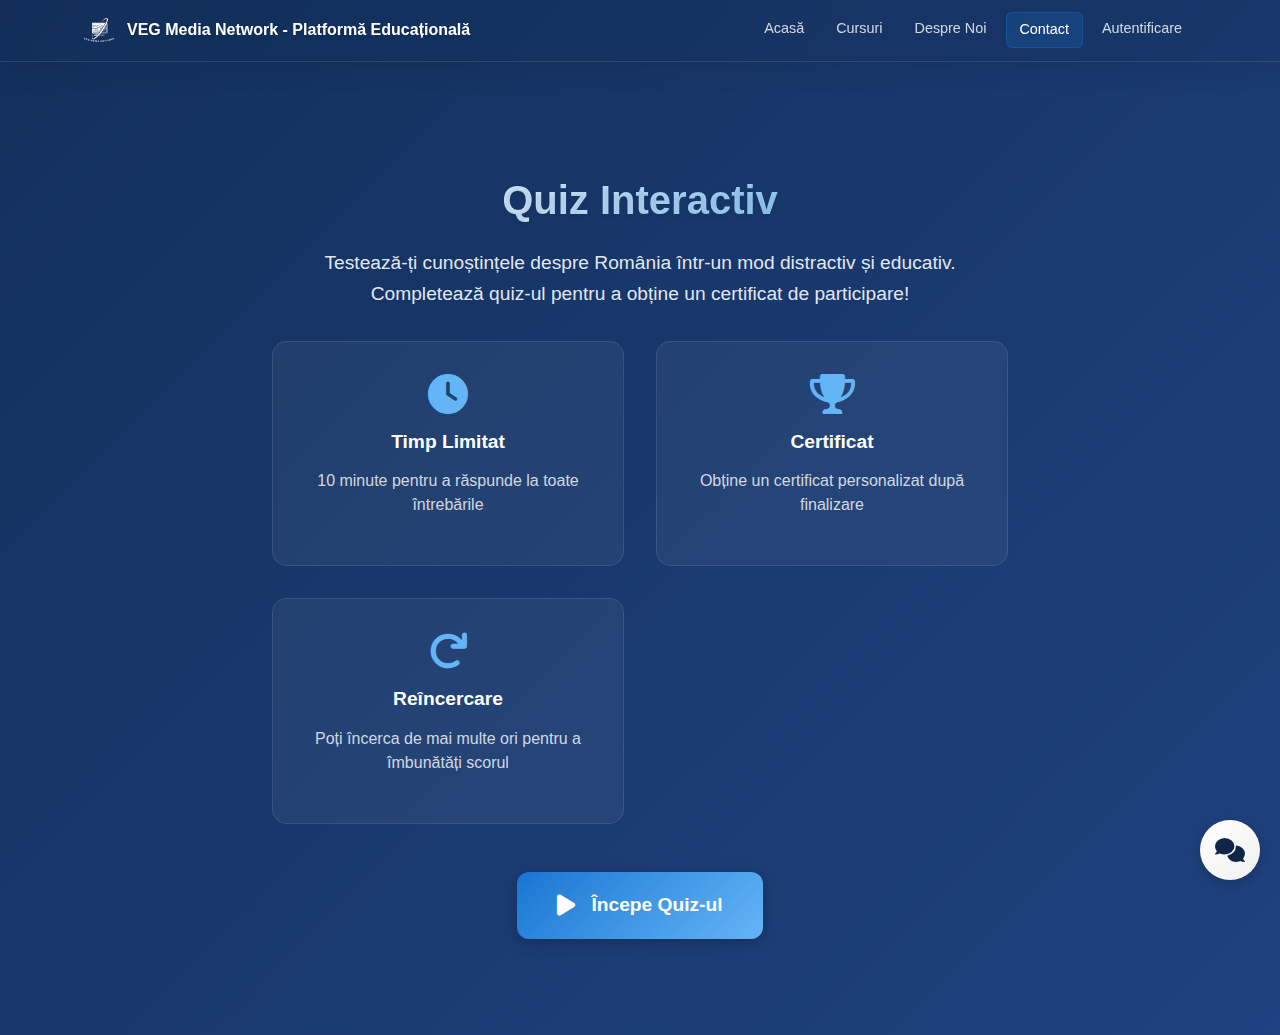
<file: pages/quiz.html>
<!DOCTYPE html>
<html lang="ro">
<head>
    <meta charset="UTF-8">
    <meta name="viewport" content="width=device-width, initial-scale=1.0">
    <title>Quiz Interactiv - VEG Media Network</title>
    <link href="https://cdn.jsdelivr.net/npm/bootstrap@5.3.2/dist/css/bootstrap.min.css" rel="stylesheet">
    <link rel="stylesheet" href="https://cdnjs.cloudflare.com/ajax/libs/font-awesome/6.0.0/css/all.min.css">
    <link rel="stylesheet" href="../css/chatbot.css">
    <style>
        body {
            background: linear-gradient(135deg, #13305c 0%, #1f4280 100%);
            color: #ffffff;
            font-family: 'Segoe UI', Tahoma, Geneva, Verdana, sans-serif;
            min-height: 100vh;
            padding-top: 80px;
        }

        /* Navbar Styles */
        .navbar {
            background: rgba(15, 38, 73, 0.15) !important;
            backdrop-filter: blur(8px);
            -webkit-backdrop-filter: blur(8px);
            box-shadow: 0 4px 30px rgba(0, 0, 0, 0.1);
            padding: 0.5rem 0;
            border-bottom: 1px solid rgba(255, 255, 255, 0.1);
            transition: all 0.3s ease;
        }

        .navbar.scrolled {
            background: rgba(15, 38, 73, 0.35) !important;
        }

        .navbar-brand {
            display: flex;
            align-items: center;
            gap: 10px;
            font-size: 1.2rem !important;
            font-weight: 600;
            color: #ffffff !important;
            text-shadow: 2px 2px 4px rgba(0, 0, 0, 0.1);
            padding: 0.3rem 0;
            transition: all 0.3s ease;
        }

        .navbar-brand img {
            width: 35px !important;
            height: 35px !important;
            object-fit: contain;
            transition: all 0.3s ease;
        }

        .navbar-brand:hover {
            transform: translateY(-2px);
        }

        .navbar-brand:hover img {
            transform: rotate(360deg);
        }

        .navbar-brand div {
            display: flex;
            flex-direction: row;
            align-items: center;
            gap: 0.5rem;
            position: relative;
            white-space: nowrap;
            font-size: 1rem !important;
        }

        .navbar-brand div small {
            font-size: 0.9rem !important;
        }

        .nav-link {
            color: rgba(255, 255, 255, 0.8) !important;
            font-weight: 500;
            padding: 0.4rem 0.8rem !important;
            margin: 0 0.2rem;
            border-radius: 6px;
            transition: all 0.3s ease;
            position: relative;
            font-size: 0.9rem;
            overflow: hidden;
        }

        .nav-link:hover {
            color: #ffffff !important;
            background: rgba(25, 118, 210, 0.1);
            transform: translateY(-2px);
        }

        .nav-link.active {
            color: #ffffff !important;
            background: rgba(25, 118, 210, 0.2);
            border: 1px solid rgba(25, 118, 210, 0.3);
        }

        /* Quiz Container */
        .quiz-container {
            max-width: 800px;
            margin: 0 auto;
            padding: 2rem;
            background: rgba(255, 255, 255, 0.03);
            border-radius: 20px;
            backdrop-filter: blur(10px);
            border: 1px solid rgba(255, 255, 255, 0.1);
            box-shadow: 0 8px 32px rgba(0, 0, 0, 0.2);
            animation: fadeIn 0.5s ease-out;
            display: none;
        }

        @keyframes fadeIn {
            from { opacity: 0; transform: translateY(20px); }
            to { opacity: 1; transform: translateY(0); }
        }

        /* Quiz Header */
        .quiz-header {
            text-align: center;
            margin-bottom: 2rem;
            animation: slideIn 0.5s ease-out;
        }

        @keyframes slideIn {
            from { transform: translateX(-20px); opacity: 0; }
            to { transform: translateX(0); opacity: 1; }
        }

        .quiz-title {
            font-size: 2.2rem;
            font-weight: 700;
            margin-bottom: 1rem;
            background: linear-gradient(90deg, #ffffff, #64b5f6);
            background-clip: text;
            -webkit-background-clip: text;
            -webkit-text-fill-color: transparent;
            text-shadow: 0 2px 4px rgba(0, 0, 0, 0.1);
        }

        .quiz-description {
            color: rgba(255, 255, 255, 0.9);
            font-size: 1.1rem;
            margin-bottom: 1.5rem;
            line-height: 1.6;
        }

        /* Quiz Progress */
        .quiz-progress {
            display: flex;
            align-items: center;
            gap: 1.5rem;
            margin-bottom: 2rem;
            padding: 1rem;
            background: rgba(255, 255, 255, 0.05);
            border-radius: 15px;
            animation: slideIn 0.5s ease-out 0.2s backwards;
        }

        .progress {
            flex: 1;
            height: 10px;
            background: rgba(255, 255, 255, 0.1);
            border-radius: 5px;
            overflow: hidden;
            box-shadow: 0 2px 4px rgba(0, 0, 0, 0.1);
        }

        .progress-bar {
            background: linear-gradient(90deg, #64b5f6, #1976d2);
            transition: width 0.5s ease;
            height: 100%;
        }

        .progress-text {
            font-size: 1rem;
            font-weight: 600;
            color: rgba(255, 255, 255, 0.9);
            min-width: 60px;
            text-align: center;
        }

        /* Timer */
        .timer {
            display: flex;
            align-items: center;
            gap: 0.5rem;
            padding: 0.8rem 1.2rem;
            background: rgba(255, 255, 255, 0.05);
            border-radius: 20px;
            font-size: 1rem;
            font-weight: 600;
            color: rgba(255, 255, 255, 0.9);
            box-shadow: 0 2px 4px rgba(0, 0, 0, 0.1);
        }

        .timer i {
            color: #64b5f6;
            font-size: 1.1rem;
        }

        /* Question Container */
        .question-container {
            margin-bottom: 2rem;
            animation: slideIn 0.5s ease-out 0.4s backwards;
        }

        .question-text {
            font-size: 1.3rem;
            font-weight: 600;
            margin-bottom: 2rem;
            color: #ffffff;
            line-height: 1.5;
            text-shadow: 0 1px 2px rgba(0, 0, 0, 0.1);
        }

        /* Answer Options */
        .answer-options {
            display: grid;
            gap: 1.2rem;
        }

        .answer-option {
            padding: 1.2rem;
            background: rgba(255, 255, 255, 0.05);
            border: 1px solid rgba(255, 255, 255, 0.1);
            border-radius: 12px;
            cursor: pointer;
            transition: all 0.3s ease;
            display: flex;
            align-items: center;
            gap: 1.2rem;
            box-shadow: 0 2px 4px rgba(0, 0, 0, 0.1);
        }

        .answer-option:hover {
            background: rgba(255, 255, 255, 0.1);
            transform: translateY(-3px);
            box-shadow: 0 4px 8px rgba(0, 0, 0, 0.2);
        }

        .answer-option.selected {
            background: rgba(25, 118, 210, 0.2);
            border-color: rgba(25, 118, 210, 0.3);
            transform: translateY(-2px);
        }

        .answer-option.correct {
            background: rgba(76, 175, 80, 0.2);
            border-color: rgba(76, 175, 80, 0.3);
            animation: correctAnswer 0.5s ease;
        }

        .answer-option.incorrect {
            background: rgba(244, 67, 54, 0.2);
            border-color: rgba(244, 67, 54, 0.3);
            animation: incorrectAnswer 0.5s ease;
        }

        @keyframes correctAnswer {
            0% { transform: scale(1); }
            50% { transform: scale(1.05); }
            100% { transform: scale(1); }
        }

        @keyframes incorrectAnswer {
            0% { transform: translateX(0); }
            25% { transform: translateX(-5px); }
            50% { transform: translateX(5px); }
            75% { transform: translateX(-5px); }
            100% { transform: translateX(0); }
        }

        .option-letter {
            width: 35px;
            height: 35px;
            background: rgba(255, 255, 255, 0.1);
            border-radius: 50%;
            display: flex;
            align-items: center;
            justify-content: center;
            font-weight: 600;
            font-size: 1.1rem;
            color: rgba(255, 255, 255, 0.9);
            box-shadow: 0 2px 4px rgba(0, 0, 0, 0.1);
        }

        /* Navigation Buttons */
        .quiz-navigation {
            display: flex;
            justify-content: space-between;
            margin-top: 2rem;
        }

        .quiz-btn {
            padding: 0.8rem 1.5rem;
            border-radius: 10px;
            font-weight: 600;
            transition: all 0.3s ease;
            display: flex;
            align-items: center;
            gap: 0.5rem;
        }

        .btn-prev {
            background: rgba(255, 255, 255, 0.05);
            border: 1px solid rgba(255, 255, 255, 0.1);
            color: rgba(255, 255, 255, 0.8);
        }

        .btn-next {
            background: rgba(25, 118, 210, 0.2);
            border: 1px solid rgba(25, 118, 210, 0.3);
            color: #ffffff;
        }

        .btn-submit {
            background: rgba(76, 175, 80, 0.2);
            border: 1px solid rgba(76, 175, 80, 0.3);
            color: #ffffff;
        }

        .quiz-btn:hover {
            transform: translateY(-3px);
            box-shadow: 0 4px 15px rgba(0, 0, 0, 0.3);
        }

        /* Results Section */
        .results-container {
            text-align: center;
            display: none;
            animation: fadeIn 0.5s ease-out;
        }

        .score-circle {
            width: 180px;
            height: 180px;
            border-radius: 50%;
            background: rgba(255, 255, 255, 0.05);
            display: flex;
            align-items: center;
            justify-content: center;
            margin: 0 auto 2rem;
            position: relative;
            box-shadow: 0 4px 8px rgba(0, 0, 0, 0.2);
            animation: scaleIn 0.5s ease-out;
        }

        @keyframes scaleIn {
            from { transform: scale(0); }
            to { transform: scale(1); }
        }

        .score-text {
            font-size: 3rem;
            font-weight: 700;
            background: linear-gradient(90deg, #ffffff, #64b5f6);
            background-clip: text;
            -webkit-background-clip: text;
            -webkit-text-fill-color: transparent;
            text-shadow: 0 2px 4px rgba(0, 0, 0, 0.1);
        }

        .score-description {
            font-size: 1.2rem;
            color: rgba(255, 255, 255, 0.9);
            margin-bottom: 2rem;
            line-height: 1.6;
        }

        .results-actions {
            display: flex;
            justify-content: center;
            gap: 1.5rem;
            margin-top: 2rem;
        }

        .btn-retry {
            background: rgba(255, 152, 0, 0.2);
            border: 1px solid rgba(255, 152, 0, 0.3);
            color: #ffffff;
            padding: 1rem 2rem;
            font-size: 1.1rem;
        }

        .btn-certificate {
            background: rgba(25, 118, 210, 0.2);
            border: 1px solid rgba(25, 118, 210, 0.3);
            color: #ffffff;
            padding: 1rem 2rem;
            font-size: 1.1rem;
        }

        /* Intro Section */
        .intro-section {
            max-width: 800px;
            margin: 0 auto;
            padding: 3rem 2rem;
            text-align: center;
            animation: fadeIn 0.5s ease-out;
        }

        .intro-title {
            font-size: 2.5rem;
            font-weight: 700;
            margin-bottom: 1.5rem;
            background: linear-gradient(90deg, #ffffff, #64b5f6);
            background-clip: text;
            -webkit-background-clip: text;
            -webkit-text-fill-color: transparent;
            text-shadow: 0 2px 4px rgba(0, 0, 0, 0.1);
        }

        .intro-description {
            color: rgba(255, 255, 255, 0.9);
            font-size: 1.2rem;
            margin-bottom: 2rem;
            line-height: 1.6;
        }

        .features-grid {
            display: grid;
            grid-template-columns: repeat(auto-fit, minmax(250px, 1fr));
            gap: 2rem;
            margin-bottom: 3rem;
        }

        .feature-card {
            background: rgba(255, 255, 255, 0.05);
            border-radius: 15px;
            padding: 2rem;
            text-align: center;
            transition: all 0.3s ease;
            border: 1px solid rgba(255, 255, 255, 0.1);
        }

        .feature-card:hover {
            transform: translateY(-5px);
            background: rgba(255, 255, 255, 0.08);
            box-shadow: 0 8px 32px rgba(0, 0, 0, 0.2);
        }

        .feature-icon {
            font-size: 2.5rem;
            color: #64b5f6;
            margin-bottom: 1rem;
        }

        .feature-title {
            font-size: 1.2rem;
            font-weight: 600;
            margin-bottom: 1rem;
            color: #ffffff;
        }

        .feature-description {
            color: rgba(255, 255, 255, 0.8);
            font-size: 1rem;
            line-height: 1.5;
        }

        .start-quiz-btn {
            display: inline-flex;
            align-items: center;
            gap: 1rem;
            padding: 1.2rem 2.5rem;
            font-size: 1.2rem;
            font-weight: 600;
            color: #ffffff;
            background: linear-gradient(135deg, #1976d2, #64b5f6);
            border: none;
            border-radius: 12px;
            cursor: pointer;
            transition: all 0.3s ease;
            box-shadow: 0 4px 15px rgba(0, 0, 0, 0.2);
        }

        .start-quiz-btn:hover {
            transform: translateY(-3px);
            box-shadow: 0 8px 25px rgba(0, 0, 0, 0.3);
            background: linear-gradient(135deg, #1565c0, #42a5f5);
        }

        .start-quiz-btn i {
            font-size: 1.5rem;
        }

        @media (max-width: 768px) {
            .quiz-container {
                padding: 1.5rem;
            }

            .quiz-title {
                font-size: 1.8rem;
            }

            .quiz-description {
                font-size: 1rem;
            }

            .question-text {
                font-size: 1.1rem;
            }

            .answer-option {
                padding: 1rem;
            }

            .quiz-navigation {
                flex-direction: column;
                gap: 1rem;
            }

            .quiz-btn {
                width: 100%;
                justify-content: center;
            }

            .score-circle {
                width: 150px;
                height: 150px;
            }

            .score-text {
                font-size: 2.5rem;
            }

            .intro-section {
                padding: 2rem 1rem;
            }

            .intro-title {
                font-size: 2rem;
            }

            .intro-description {
                font-size: 1.1rem;
            }

            .features-grid {
                grid-template-columns: 1fr;
                gap: 1.5rem;
            }

            .feature-card {
                padding: 1.5rem;
            }

            .start-quiz-btn {
                padding: 1rem 2rem;
                font-size: 1.1rem;
            }
        }
    </style>
</head>
<body>
    <!-- Navbar -->
    <nav class="navbar navbar-expand-lg navbar-dark fixed-top">
        <div class="container">
            <a class="navbar-brand" href="../index.html">
                <img src="../images/logo.png" alt="VEG Media Network Logo">
                <div>
                    VEG Media Network - Platformă Educațională
                </div>
            </a>
            <button class="navbar-toggler" type="button" data-bs-toggle="collapse" data-bs-target="#navbarNav">
                <span class="navbar-toggler-icon"></span>
            </button>
            <div class="collapse navbar-collapse" id="navbarNav">
                <ul class="navbar-nav ms-auto">
                    <li class="nav-item">
                        <a class="nav-link" href="../index.html">Acasă</a>
                    </li>
                    <li class="nav-item">
                        <a class="nav-link" href="cursuri.html">Cursuri</a>
                    </li>
                    <li class="nav-item">
                        <a class="nav-link" href="despre.html">Despre Noi</a>
                    </li>
                    <li class="nav-item">
                        <a class="nav-link active" href="contact.html">Contact</a>
                    </li>
                    <li class="nav-item dropdown">
                        <a class="nav-link dropdown-toggle account-btn" href="#" role="button" data-bs-toggle="dropdown" style="display: none;">
                            <i class="fas fa-user-circle"></i>
                            <span id="userName">Cont</span>
                        </a>
                        <ul class="dropdown-menu dropdown-menu-end">
                            <li><a class="dropdown-item" href="profil.html"><i class="fas fa-user"></i> Profilul meu</a></li>
                            <li><a class="dropdown-item" href="cursuri-mele.html"><i class="fas fa-book"></i> Cursurile mele</a></li>
                            <li><a class="dropdown-item" href="certificate.html"><i class="fas fa-certificate"></i> Certificate</a></li>
                            <li><a class="dropdown-item" href="conținut-interactiv.html"><i class="fas fa-gamepad"></i> Conținut Interactiv</a></li>
                            <li><a class="dropdown-item" href="cariera.html"><i class="fas fa-graduation-cap"></i> Ghid de Carieră</a></li>
                            <li><a class="dropdown-item" href="setari.html"><i class="fas fa-cog"></i> Setări</a></li>
                            <li><hr class="dropdown-divider"></li>
                            <li><a class="dropdown-item" href="#" onclick="logout(event)"><i class="fas fa-sign-out-alt"></i> Deconectare</a></li>
                        </ul>
                    </li>
                    <li class="nav-item">
                        <a class="nav-link auth-btn" href="autentificare.html">Autentificare</a>
                    </li>
                </ul>
            </div>
        </div>
    </nav>

    <!-- Intro Section -->
    <div class="container mt-5">
        <div class="intro-section">
            <h1 class="intro-title">Quiz Interactiv</h1>
            <p class="intro-description">Testează-ți cunoștințele despre România într-un mod distractiv și educativ. Completează quiz-ul pentru a obține un certificat de participare!</p>
            
            <div class="features-grid">
                <div class="feature-card">
                    <i class="fas fa-clock feature-icon"></i>
                    <h3 class="feature-title">Timp Limitat</h3>
                    <p class="feature-description">10 minute pentru a răspunde la toate întrebările</p>
                </div>
                <div class="feature-card">
                    <i class="fas fa-trophy feature-icon"></i>
                    <h3 class="feature-title">Certificat</h3>
                    <p class="feature-description">Obține un certificat personalizat după finalizare</p>
                </div>
                <div class="feature-card">
                    <i class="fas fa-redo feature-icon"></i>
                    <h3 class="feature-title">Reîncercare</h3>
                    <p class="feature-description">Poți încerca de mai multe ori pentru a îmbunătăți scorul</p>
                </div>
            </div>

            <button class="start-quiz-btn" onclick="startQuiz()">
                <i class="fas fa-play"></i>
                Începe Quiz-ul
            </button>
        </div>
    </div>

    <!-- Quiz Container -->
    <div class="container mt-5">
        <div class="quiz-container">
            <!-- Quiz Header -->
            <div class="quiz-header">
                <h1 class="quiz-title">Quiz Interactiv</h1>
                <p class="quiz-description">Testează-ți cunoștințele și obține un certificat de participare!</p>
            </div>

            <!-- Quiz Progress -->
            <div class="quiz-progress">
                <div class="progress">
                    <div class="progress-bar" style="width: 0%"></div>
                </div>
                <span class="progress-text">0/10</span>
                <div class="timer">
                    <i class="fas fa-clock"></i>
                    <span id="timer">10:00</span>
                </div>
            </div>

            <!-- Question Container -->
            <div class="question-container">
                <h2 class="question-text">Întrebarea 1: Care este capitala României?</h2>
                <div class="answer-options">
                    <div class="answer-option">
                        <div class="option-letter">A</div>
                        <span>București</span>
                    </div>
                    <div class="answer-option">
                        <div class="option-letter">B</div>
                        <span>Cluj-Napoca</span>
                    </div>
                    <div class="answer-option">
                        <div class="option-letter">C</div>
                        <span>Iași</span>
                    </div>
                    <div class="answer-option">
                        <div class="option-letter">D</div>
                        <span>Timișoara</span>
                    </div>
                </div>
            </div>

            <!-- Navigation Buttons -->
            <div class="quiz-navigation">
                <button class="quiz-btn btn-prev" disabled>
                    <i class="fas fa-arrow-left"></i>
                    Înapoi
                </button>
                <button class="quiz-btn btn-next">
                    Următoarea
                    <i class="fas fa-arrow-right"></i>
                </button>
            </div>

            <!-- Results Section -->
            <div class="results-container">
                <div class="score-circle">
                    <span class="score-text">0%</span>
                </div>
                <h2 class="score-description">Felicitări! Ai completat quiz-ul cu succes!</h2>
                <div class="results-actions">
                    <button class="quiz-btn btn-retry">
                        <i class="fas fa-redo"></i>
                        Reîncepe
                    </button>
                    <button class="quiz-btn btn-certificate">
                        <i class="fas fa-certificate"></i>
                        Descarcă Certificatul
                    </button>
                </div>
            </div>
        </div>
    </div>

    <!-- Chatbot -->
    <button class="chatbot-button" onclick="toggleChat()">
        <i class="fas fa-comments"></i>
    </button>

    <div class="chatbot-container">
        <div class="chatbot-header">
            <h4><i class="fas fa-robot me-2"></i>Asistent Virtual</h4>
            <button class="chatbot-close" onclick="toggleChat()">
                <i class="fas fa-times"></i>
            </button>
        </div>
        <div class="chatbot-messages">
            <div class="message bot-message">
                Bună! Sunt asistentul virtual al platformei VEG Media Network. Cu ce te pot ajuta?
            </div>
        </div>
        <div class="chatbot-input">
            <input type="text" placeholder="Scrie un mesaj..." id="chatInput" onkeypress="handleKeyPress(event)">
            <button onclick="sendMessage()">
                <i class="fas fa-paper-plane"></i>
            </button>
        </div>
    </div>

    <script src="https://cdn.jsdelivr.net/npm/bootstrap@5.3.2/dist/js/bootstrap.bundle.min.js"></script>
    <script src="../js/chatbot.js"></script>
    <script>
        // Verifică starea autentificării
        function checkAuthStatus() {
            const authState = JSON.parse(localStorage.getItem('authState') || sessionStorage.getItem('authState') || '{}');
            const accountBtn = document.querySelector('.account-btn');
            const authBtn = document.querySelector('.auth-btn');
            const userName = document.getElementById('userName');
            
            console.log('Status autentificare:', authState.isAuthenticated);
            console.log('Date utilizator:', authState.user);
            
            if (authState.isAuthenticated) {
                if (accountBtn) {
                    accountBtn.style.display = 'block';
                    console.log('Buton cont vizibil');
                }
                if (authBtn) {
                    authBtn.style.display = 'none';
                    console.log('Buton autentificare ascuns');
                }
                
                try {
                    const displayName = authState.user?.name || authState.user?.numeComplet || 'Contul meu';
                    if (userName) {
                        userName.textContent = displayName;
                        console.log('Nume utilizator setat:', displayName);
                    }
                } catch (error) {
                    console.error('Eroare la setarea numelui utilizatorului:', error);
                    if (userName) userName.textContent = 'Contul meu';
                }
            } else {
                if (accountBtn) {
                    accountBtn.style.display = 'none';
                    console.log('Buton cont ascuns');
                }
                if (authBtn) {
                    authBtn.style.display = 'block';
                    console.log('Buton autentificare vizibil');
                }
            }
        }

        // Funcție pentru deconectare
        function logout(e) {
            if (e) e.preventDefault();
            console.log('Deconectare inițiată...');
            
            localStorage.removeItem('authState');
            sessionStorage.removeItem('authState');
            
            checkAuthStatus();
            
            console.log('Redirecționare către pagina de autentificare...');
            window.location.href = 'autentificare.html';
            
            return false;
        }

        // Verifică starea de autentificare la încărcarea paginii
        document.addEventListener('DOMContentLoaded', function() {
            checkAuthStatus();
        });

        // Verifică periodic starea de autentificare
        setInterval(checkAuthStatus, 1000);
    </script>
</body>
</html>
</file>
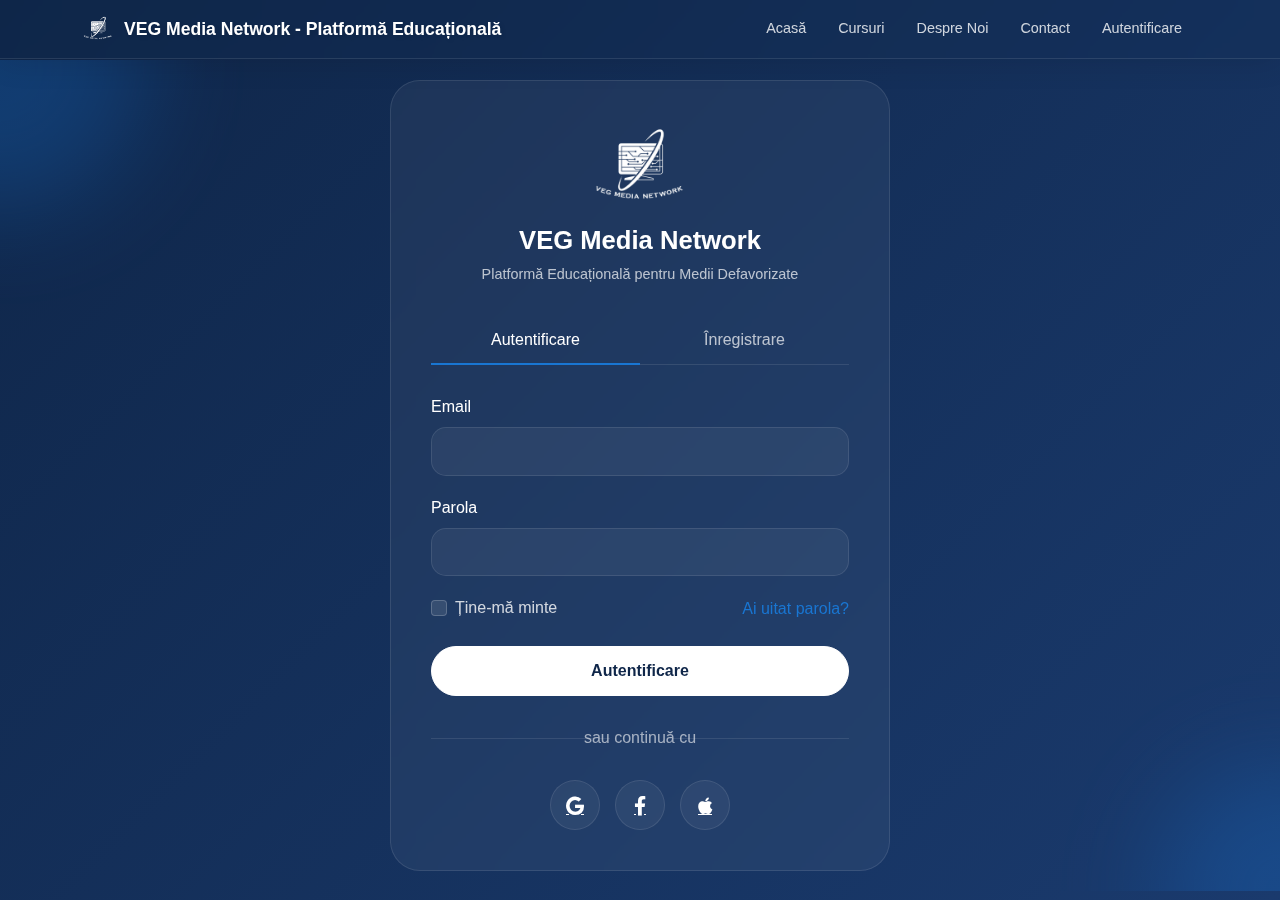
<file: pages/setari.html>
<!DOCTYPE html>
<html lang="ro">
<head>
    <meta charset="UTF-8">
    <meta name="viewport" content="width=device-width, initial-scale=1.0">
    <title>Setări - VEG Media Network</title>
    <link href="https://cdn.jsdelivr.net/npm/bootstrap@5.3.2/dist/css/bootstrap.min.css" rel="stylesheet">
    <link rel="stylesheet" href="https://cdnjs.cloudflare.com/ajax/libs/font-awesome/6.0.0/css/all.min.css">
    <link rel="stylesheet" href="../css/chatbot.css">
    <link rel="stylesheet" href="../css/integrations.css">
    <style>
        :root {
            --primary-color: #ffffff;
            --secondary-color: #0f2649;
            --accent-color: #1a3a6d;
            --text-color: #ffffff;
            --text-secondary: rgba(255, 255, 255, 0.8);
        }

        body {
            background: linear-gradient(135deg, #0f2649 0%, #1a3a6d 100%);
            color: #ffffff;
            font-family: 'Segoe UI', Tahoma, Geneva, Verdana, sans-serif;
            min-height: 100vh;
            padding-top: 80px;
        }

        .navbar {
            background: rgba(15, 38, 73, 0.15) !important;
            backdrop-filter: blur(8px);
            -webkit-backdrop-filter: blur(8px);
            box-shadow: 0 4px 30px rgba(0, 0, 0, 0.1);
            padding: 0.5rem 0;
            border-bottom: 1px solid rgba(255, 255, 255, 0.1);
        }

        .navbar-brand {
            display: flex;
            align-items: center;
            gap: 10px;
            font-size: 0.9rem !important;
            font-weight: 600;
            color: #ffffff !important;
            text-shadow: 2px 2px 4px rgba(0, 0, 0, 0.1);
            padding: 0.3rem 0;
            transition: all 0.3s ease;
        }

        .navbar-brand img {
            width: 32px;
            height: 32px;
            object-fit: contain;
        }

        .navbar-brand div {
            display: flex;
            flex-direction: row;
            align-items: center;
            gap: 0.5rem;
            position: relative;
            white-space: nowrap;
            font-size: 0.85rem !important;
        }

        .nav-link {
            color: rgba(255, 255, 255, 0.8) !important;
            font-weight: 500;
            padding: 0.4rem 0.8rem !important;
            margin: 0 0.2rem;
            border-radius: 6px;
            transition: all 0.3s ease;
            position: relative;
            font-size: 0.85rem !important;
            overflow: hidden;
        }

        .nav-link:hover {
            color: #ffffff !important;
            background: rgba(255, 255, 255, 0.1);
        }

        .nav-link.active {
            color: #ffffff !important;
            background: rgba(255, 255, 255, 0.2);
            border: 1px solid rgba(255, 255, 255, 0.3);
        }

        .settings-container {
            max-width: 800px;
            margin: 0 auto;
            padding: 2rem;
        }

        .settings-header {
            background: rgba(255, 255, 255, 0.05);
            border-radius: 15px;
            padding: 2rem;
            margin-bottom: 2rem;
            position: relative;
            overflow: hidden;
        }

        .settings-title {
            font-size: 2.5rem;
            font-weight: 700;
            margin-bottom: 1.5rem;
            background: linear-gradient(135deg, #ffffff 0%, rgba(255, 255, 255, 0.8) 100%);
            -webkit-background-clip: text;
            background-clip: text;
            -webkit-text-fill-color: transparent;
        }

        .settings-subtitle {
            color: rgba(255, 255, 255, 0.8);
            font-size: 1.1rem;
        }

        .settings-section {
            background: rgba(255, 255, 255, 0.05);
            border-radius: 15px;
            padding: 2rem;
            margin-bottom: 2rem;
            border: 1px solid rgba(255, 255, 255, 0.1);
        }

        .section-title {
            font-size: 2rem;
            font-weight: 600;
            margin-bottom: 1.5rem;
            background: linear-gradient(135deg, #ffffff 0%, rgba(255, 255, 255, 0.8) 100%);
            -webkit-background-clip: text;
            background-clip: text;
            -webkit-text-fill-color: transparent;
        }

        .section-title i {
            color: rgba(255, 255, 255, 0.8);
        }

        .settings-group {
            margin-bottom: 2rem;
        }

        .settings-group:last-child {
            margin-bottom: 0;
        }

        .setting-item {
            display: flex;
            align-items: center;
            justify-content: space-between;
            padding: 1rem;
            background: rgba(255, 255, 255, 0.03);
            border-radius: 10px;
            margin-bottom: 1rem;
            transition: all 0.3s ease;
        }

        .setting-item:hover {
            background: rgba(255, 255, 255, 0.05);
        }

        .setting-info {
            flex: 1;
        }

        .setting-label {
            font-weight: 500;
            color: #ffffff;
            margin-bottom: 0.3rem;
        }

        .setting-description {
            color: rgba(255, 255, 255, 0.6);
            font-size: 0.9rem;
        }

        .setting-control {
            display: flex;
            align-items: center;
            gap: 1rem;
        }

        /* Stiluri pentru switch */
        .form-switch {
            padding-left: 3rem;
        }

        .form-switch .form-check-input {
            width: 3rem;
            height: 1.5rem;
            background-color: rgba(255, 255, 255, 0.2);
            border-color: rgba(255, 255, 255, 0.3);
        }

        .form-switch .form-check-input:checked {
            background-color: #ffffff;
            border-color: #ffffff;
        }

        .form-switch .form-check-input:focus {
            box-shadow: 0 0 0 0.25rem rgba(255, 255, 255, 0.25);
        }

        /* Stiluri pentru select */
        .form-select {
            background-color: rgba(255, 255, 255, 0.05);
            border: 1px solid rgba(255, 255, 255, 0.1);
            color: #ffffff;
            padding: 0.5rem 1rem;
            border-radius: 8px;
            cursor: pointer;
        }

        .form-select:focus {
            background-color: rgba(255, 255, 255, 0.1);
            border-color: rgba(255, 255, 255, 0.3);
            box-shadow: 0 0 0 0.25rem rgba(255, 255, 255, 0.25);
        }

        .form-select option {
            background-color: #1a3a6d;
            color: #ffffff;
        }

        /* Stiluri pentru butoane */
        .btn-save {
            background: rgba(255, 255, 255, 0.1);
            border: 1px solid rgba(255, 255, 255, 0.2);
            color: #ffffff;
            padding: 0.8rem 2rem;
            border-radius: 8px;
            font-weight: 500;
            transition: all 0.3s ease;
            display: flex;
            align-items: center;
            gap: 0.5rem;
        }

        .btn-save:hover {
            background: rgba(255, 255, 255, 0.2);
            transform: translateY(-2px);
        }

        /* Account Button Styles */
        .account-btn {
            display: none;
        }

        .account-btn .btn {
            display: flex;
            align-items: center;
            gap: 0.5rem;
            background: none;
            border: none;
            color: rgba(255, 255, 255, 0.8);
            padding: 0.4rem 1rem;
            transition: all 0.3s ease;
            font-size: 0.9rem;
            font-weight: 500;
        }

        .account-btn .btn:hover {
            color: #ffffff;
            transform: translateY(-2px);
        }

        .account-btn .btn i {
            color: rgba(255, 255, 255, 0.8);
            font-size: 1rem;
            transition: all 0.3s ease;
        }

        .account-btn .btn:hover i {
            transform: scale(1.1);
            color: #ffffff;
        }

        #userName {
            max-width: 150px;
            overflow: hidden;
            text-overflow: ellipsis;
            white-space: nowrap;
        }

        /* Dropdown Styles */
        .dropdown-menu {
            background: rgba(15, 38, 73, 0.95);
            backdrop-filter: blur(10px);
            border: 1px solid rgba(255, 255, 255, 0.1);
            border-radius: 12px;
            padding: 0.5rem;
            margin-top: 0.5rem;
            box-shadow: 0 4px 30px rgba(0, 0, 0, 0.2);
            animation: dropdownFade 0.3s ease;
        }

        .dropdown-menu .dropdown-item {
            color: rgba(255, 255, 255, 0.8);
            padding: 0.7rem 1.2rem;
            border-radius: 8px;
            transition: all 0.3s ease;
            display: flex;
            align-items: center;
            gap: 0.8rem;
        }

        .dropdown-menu .dropdown-item i {
            width: 20px;
            text-align: center;
            transition: all 0.3s ease;
        }

        .dropdown-menu .dropdown-item:hover {
            background: rgba(255, 255, 255, 0.1);
            color: #ffffff;
            transform: translateX(5px);
        }

        .dropdown-menu .dropdown-item:hover i {
            transform: scale(1.1);
        }

        .dropdown-divider {
            border-color: rgba(255, 255, 255, 0.1);
            margin: 0.5rem 0;
        }

        /* Logout Button Style */
        .dropdown-menu .dropdown-item[onclick="logout(event)"] {
            color: #ff4d4d;
        }

        .dropdown-menu .dropdown-item[onclick="logout(event)"] i {
            color: #ff4d4d;
        }

        .dropdown-menu .dropdown-item[onclick="logout(event)"]:hover {
            background: rgba(255, 77, 77, 0.1);
        }

        @keyframes dropdownFade {
            from {
                opacity: 0;
                transform: translateY(-10px);
            }
            to {
                opacity: 1;
                transform: translateY(0);
            }
        }

        @media (max-width: 768px) {
            .settings-container {
                padding: 1rem;
            }

            .settings-header {
                padding: 1.5rem;
            }

            .settings-title {
                font-size: 1.8rem;
            }

            .settings-section {
                padding: 1.5rem;
            }

            .setting-item {
                flex-direction: column;
                align-items: flex-start;
                gap: 1rem;
            }

            .setting-control {
                width: 100%;
                justify-content: space-between;
            }
        }

        @media (max-width: 991px) {
            .navbar-brand {
                font-size: 0.8rem !important;
                padding: 0.5rem 0;
            }

            .navbar-brand div {
                white-space: normal;
                font-size: 0.75rem !important;
            }

            .nav-link {
                font-size: 0.8rem !important;
                padding: 0.5rem 0.8rem !important;
            }
        }
    </style>
</head>
<body>
    <!-- Navbar -->
    <nav class="navbar navbar-expand-lg navbar-dark fixed-top">
        <div class="container">
            <a class="navbar-brand" href="../index.html">
                <img src="../images/logo.png" alt="VEG Media Network Logo">
                <div>VEG Media Network - Platformă Educațională</div>
            </a>
            <button class="navbar-toggler" type="button" data-bs-toggle="collapse" data-bs-target="#navbarNav">
                <span class="navbar-toggler-icon"></span>
            </button>
            <div class="collapse navbar-collapse" id="navbarNav">
                <ul class="navbar-nav ms-auto">
                    <li class="nav-item">
                        <a class="nav-link" href="../index.html">Acasă</a>
                    </li>
                    <li class="nav-item">
                        <a class="nav-link" href="cursuri.html">Cursuri</a>
                    </li>
                    <li class="nav-item">
                        <a class="nav-link" href="despre.html">Despre Noi</a>
                    </li>
                    <li class="nav-item">
                        <a class="nav-link" href="contact.html">Contact</a>
                    </li>
                    <li class="nav-item dropdown">
                        <a class="nav-link dropdown-toggle account-btn" href="#" role="button" data-bs-toggle="dropdown" style="display: none;">
                            <i class="fas fa-user-circle"></i>
                            <span id="userName">Cont</span>
                        </a>
                        <ul class="dropdown-menu dropdown-menu-end">
                            <li><a class="dropdown-item" href="profil.html"><i class="fas fa-user"></i> Profilul meu</a></li>
                            <li><a class="dropdown-item" href="cursuri-mele.html"><i class="fas fa-book"></i> Cursurile mele</a></li>
                            <li><a class="dropdown-item" href="certificate.html"><i class="fas fa-certificate"></i> Certificate</a></li>
                            <li><a class="dropdown-item" href="conținut-interactiv.html"><i class="fas fa-gamepad"></i> Conținut Interactiv</a></li>
                            <li><a class="dropdown-item" href="cariera.html"><i class="fas fa-graduation-cap"></i> Ghid de Carieră</a></li>
                            <li><a class="dropdown-item" href="setari.html"><i class="fas fa-cog"></i> Setări</a></li>
                            <li><hr class="dropdown-divider"></li>
                            <li><a class="dropdown-item" href="#" onclick="logout(event)"><i class="fas fa-sign-out-alt"></i> Deconectare</a></li>
                        </ul>
                    </li>
                    <li class="nav-item">
                        <a class="nav-link auth-btn" href="autentificare.html">Autentificare</a>
                    </li>
                </ul>
            </div>
        </div>
    </nav>

    <!-- Settings Content -->
    <div class="settings-container">
        <div class="settings-header">
            <h1 class="settings-title">Setări</h1>
            <p class="settings-subtitle">Personalizează-ți experiența pe platformă</p>
        </div>

        <!-- Notificări -->
        <div class="settings-section">
            <h2 class="section-title">
                <i class="fas fa-bell"></i>
                Notificări
            </h2>
            <div class="settings-group">
                <div class="setting-item">
                    <div class="setting-info">
                        <div class="setting-label">Notificări prin email</div>
                        <div class="setting-description">Primește notificări despre progresul tău și actualizări noi</div>
                    </div>
                    <div class="setting-control">
                        <div class="form-check form-switch">
                            <input class="form-check-input" type="checkbox" id="emailNotifications" checked>
                        </div>
                    </div>
                </div>
                <div class="setting-item">
                    <div class="setting-info">
                        <div class="setting-label">Notificări despre cursuri noi</div>
                        <div class="setting-description">Fii informat despre cursurile noi adăugate în catalog</div>
                    </div>
                    <div class="setting-control">
                        <div class="form-check form-switch">
                            <input class="form-check-input" type="checkbox" id="newCoursesNotifications" checked>
                        </div>
                    </div>
                </div>
                <div class="setting-item">
                    <div class="setting-info">
                        <div class="setting-label">Notificări despre certificate</div>
                        <div class="setting-description">Primește notificări când obții certificate noi</div>
                    </div>
                    <div class="setting-control">
                        <div class="form-check form-switch">
                            <input class="form-check-input" type="checkbox" id="certificateNotifications" checked>
                        </div>
                    </div>
                </div>
            </div>
        </div>

        <!-- Preferințe -->
        <div class="settings-section">
            <h2 class="section-title">
                <i class="fas fa-sliders-h"></i>
                Preferințe
            </h2>
            <div class="settings-group">
                <div class="setting-item">
                    <div class="setting-info">
                        <div class="setting-label">Limbă interfață</div>
                        <div class="setting-description">Alege limba în care dorești să vezi interfața platformei</div>
                    </div>
                    <div class="setting-control">
                        <select class="form-select" id="language">
                            <option value="ro">Română</option>
                            <option value="en">English</option>
                            <option value="fr">Français</option>
                            <option value="de">Deutsch</option>
                        </select>
                    </div>
                </div>
                <div class="setting-item">
                    <div class="setting-info">
                        <div class="setting-label">Mod întunecat</div>
                        <div class="setting-description">Activează modul întunecat pentru o experiență mai confortabilă</div>
                    </div>
                    <div class="setting-control">
                        <div class="form-check form-switch">
                            <input class="form-check-input" type="checkbox" id="darkMode">
                        </div>
                    </div>
                </div>
                <div class="setting-item">
                    <div class="setting-info">
                        <div class="setting-label">Calitate video</div>
                        <div class="setting-description">Alege calitatea implicită pentru lecțiile video</div>
                    </div>
                    <div class="setting-control">
                        <select class="form-select" id="videoQuality">
                            <option value="auto">Automată</option>
                            <option value="1080p">1080p</option>
                            <option value="720p">720p</option>
                            <option value="480p">480p</option>
                        </select>
                    </div>
                </div>
            </div>
        </div>

        <!-- Securitate -->
        <div class="settings-section">
            <h2 class="section-title">
                <i class="fas fa-shield-alt"></i>
                Securitate
            </h2>
            <div class="settings-group">
                <div class="setting-item">
                    <div class="setting-info">
                        <div class="setting-label">Autentificare în două etape</div>
                        <div class="setting-description">Activează autentificarea în două etape pentru o securitate sporită</div>
                    </div>
                    <div class="setting-control">
                        <div class="form-check form-switch">
                            <input class="form-check-input" type="checkbox" id="twoFactorAuth">
                        </div>
                    </div>
                </div>
                <div class="setting-item">
                    <div class="setting-info">
                        <div class="setting-label">Sesiuni active</div>
                        <div class="setting-description">Gestionează dispozitivele conectate la contul tău</div>
                    </div>
                    <div class="setting-control">
                        <button class="btn-save" onclick="manageSessions()">
                            <i class="fas fa-desktop"></i>
                            Gestionează
                        </button>
                    </div>
                </div>
            </div>
        </div>

        <!-- Secțiunea de Integrări -->
        <div class="container mt-5">
            <div class="integrations-container">
                <h2 class="text-center mb-4">Integrări</h2>
                
                <!-- Google Calendar -->
                <div class="integration-card">
                    <div class="integration-header">
                        <div class="integration-icon">
                            <i class="fas fa-calendar-alt"></i>
                        </div>
                        <h3 class="integration-title">Google Calendar</h3>
                        <span class="integration-status status-disconnected" id="googleCalendarStatus">
                            <i class="fas fa-times-circle"></i>
                            Neconectat
                        </span>
                    </div>
                    <p>Sincronizează deadline-urile și evenimentele cu calendarul tău Google.</p>
                    <div class="integration-actions">
                        <button class="btn-connect" onclick="connectGoogleCalendar()">
                            <i class="fas fa-plug"></i>
                            Conectează
                        </button>
                        <button class="btn-disconnect" onclick="disconnectService('googleCalendar')" style="display: none;">
                            <i class="fas fa-unplug"></i>
                            Deconectează
                        </button>
                    </div>
                </div>

                <!-- GitHub -->
                <div class="integration-card">
                    <div class="integration-header">
                        <div class="integration-icon">
                            <i class="fab fa-github"></i>
                        </div>
                        <h3 class="integration-title">GitHub</h3>
                        <span class="integration-status status-disconnected" id="githubStatus">
                            <i class="fas fa-times-circle"></i>
                            Neconectat
                        </span>
                    </div>
                    <p>Conectează-ți contul GitHub pentru a gestiona proiectele și repository-urile.</p>
                    <div class="integration-actions">
                        <button class="btn-connect" onclick="connectGithub()">
                            <i class="fas fa-plug"></i>
                            Conectează
                        </button>
                        <button class="btn-disconnect" onclick="disconnectService('github')" style="display: none;">
                            <i class="fas fa-unplug"></i>
                            Deconectează
                        </button>
                    </div>
                </div>

                <!-- LinkedIn -->
                <div class="integration-card">
                    <div class="integration-header">
                        <div class="integration-icon">
                            <i class="fab fa-linkedin"></i>
                        </div>
                        <h3 class="integration-title">LinkedIn</h3>
                        <span class="integration-status status-disconnected" id="linkedinStatus">
                            <i class="fas fa-times-circle"></i>
                            Neconectat
                        </span>
                    </div>
                    <p>Conectează-ți profilul LinkedIn pentru networking și oportunități profesionale.</p>
                    <div class="integration-actions">
                        <button class="btn-connect" onclick="connectLinkedIn()">
                            <i class="fas fa-plug"></i>
                            Conectează
                        </button>
                        <button class="btn-disconnect" onclick="disconnectService('linkedin')" style="display: none;">
                            <i class="fas fa-unplug"></i>
                            Deconectează
                        </button>
                    </div>
                </div>
            </div>
        </div>

        <!-- Buton Salvare -->
        <div class="text-end">
            <button class="btn-save" onclick="saveSettings()">
                <i class="fas fa-save"></i>
                Salvează Modificările
            </button>
        </div>
    </div>

    <script src="https://cdn.jsdelivr.net/npm/bootstrap@5.3.2/dist/js/bootstrap.bundle.min.js"></script>
    <script src="../js/chatbot.js"></script>
    <script src="../js/integrations.js"></script>
    <script>
        // Verifică starea autentificării
        function checkAuthStatus() {
            const authState = JSON.parse(localStorage.getItem('authState') || sessionStorage.getItem('authState') || '{}');
            const userDropdown = document.querySelector('.account-btn');
            const authBtn = document.querySelector('.auth-btn');
            const userName = document.getElementById('userName');
            
            if (authState.isAuthenticated) {
                if (userDropdown) {
                    userDropdown.style.display = 'block';
                }
                if (authBtn) {
                    authBtn.style.display = 'none';
                }
                
                try {
                    const displayName = authState.user?.name || authState.user?.numeComplet || 'Contul meu';
                    if (userName) {
                        userName.textContent = displayName;
                    }
                } catch (error) {
                    console.error('Eroare la setarea numelui utilizatorului:', error);
                    if (userName) userName.textContent = 'Contul meu';
                }

                // Încarcă setările salvate
                loadSettings();
            } else {
                if (userDropdown) {
                    userDropdown.style.display = 'none';
                }
                if (authBtn) {
                    authBtn.style.display = 'block';
                }
                // Redirecționează către pagina de autentificare dacă utilizatorul nu este autentificat
                window.location.href = 'autentificare.html';
            }
        }

        // Funcție pentru deconectare
        function logout(e) {
            if (e) e.preventDefault();
            localStorage.removeItem('authState');
            sessionStorage.removeItem('authState');
            window.location.href = 'autentificare.html';
            return false;
        }

        // Încarcă setările salvate
        function loadSettings() {
            const settings = JSON.parse(localStorage.getItem('userSettings') || '{}');
            
            // Setează valorile pentru notificări
            document.getElementById('emailNotifications').checked = settings.emailNotifications !== false;
            document.getElementById('newCoursesNotifications').checked = settings.newCoursesNotifications !== false;
            document.getElementById('certificateNotifications').checked = settings.certificateNotifications !== false;
            
            // Setează valorile pentru preferințe
            document.getElementById('language').value = settings.language || 'ro';
            document.getElementById('darkMode').checked = settings.darkMode || false;
            document.getElementById('videoQuality').value = settings.videoQuality || 'auto';
            
            // Setează valorile pentru securitate
            document.getElementById('twoFactorAuth').checked = settings.twoFactorAuth || false;
        }

        // Salvează setările
        function saveSettings() {
            const settings = {
                emailNotifications: document.getElementById('emailNotifications').checked,
                newCoursesNotifications: document.getElementById('newCoursesNotifications').checked,
                certificateNotifications: document.getElementById('certificateNotifications').checked,
                language: document.getElementById('language').value,
                darkMode: document.getElementById('darkMode').checked,
                videoQuality: document.getElementById('videoQuality').value,
                twoFactorAuth: document.getElementById('twoFactorAuth').checked
            };

            localStorage.setItem('userSettings', JSON.stringify(settings));
            
            // Aplică setările imediat
            applySettings(settings);
            
            // Afișează mesaj de succes
            alert('Setările au fost salvate cu succes!');
        }

        // Aplică setările
        function applySettings(settings) {
            // Aplică limba
            document.documentElement.lang = settings.language;
            
            // Aplică modul întunecat
            if (settings.darkMode) {
                document.body.classList.add('dark-mode');
            } else {
                document.body.classList.remove('dark-mode');
            }
        }

        // Gestionează sesiunile active
        function manageSessions() {
            // Implementează logica pentru gestionarea sesiunilor
            alert('Funcționalitatea de gestionare a sesiunilor va fi disponibilă în curând!');
        }

        // Verifică starea de autentificare la încărcarea paginii
        document.addEventListener('DOMContentLoaded', function() {
            checkAuthStatus();
        });
    </script>
</body>
</html>
</file>
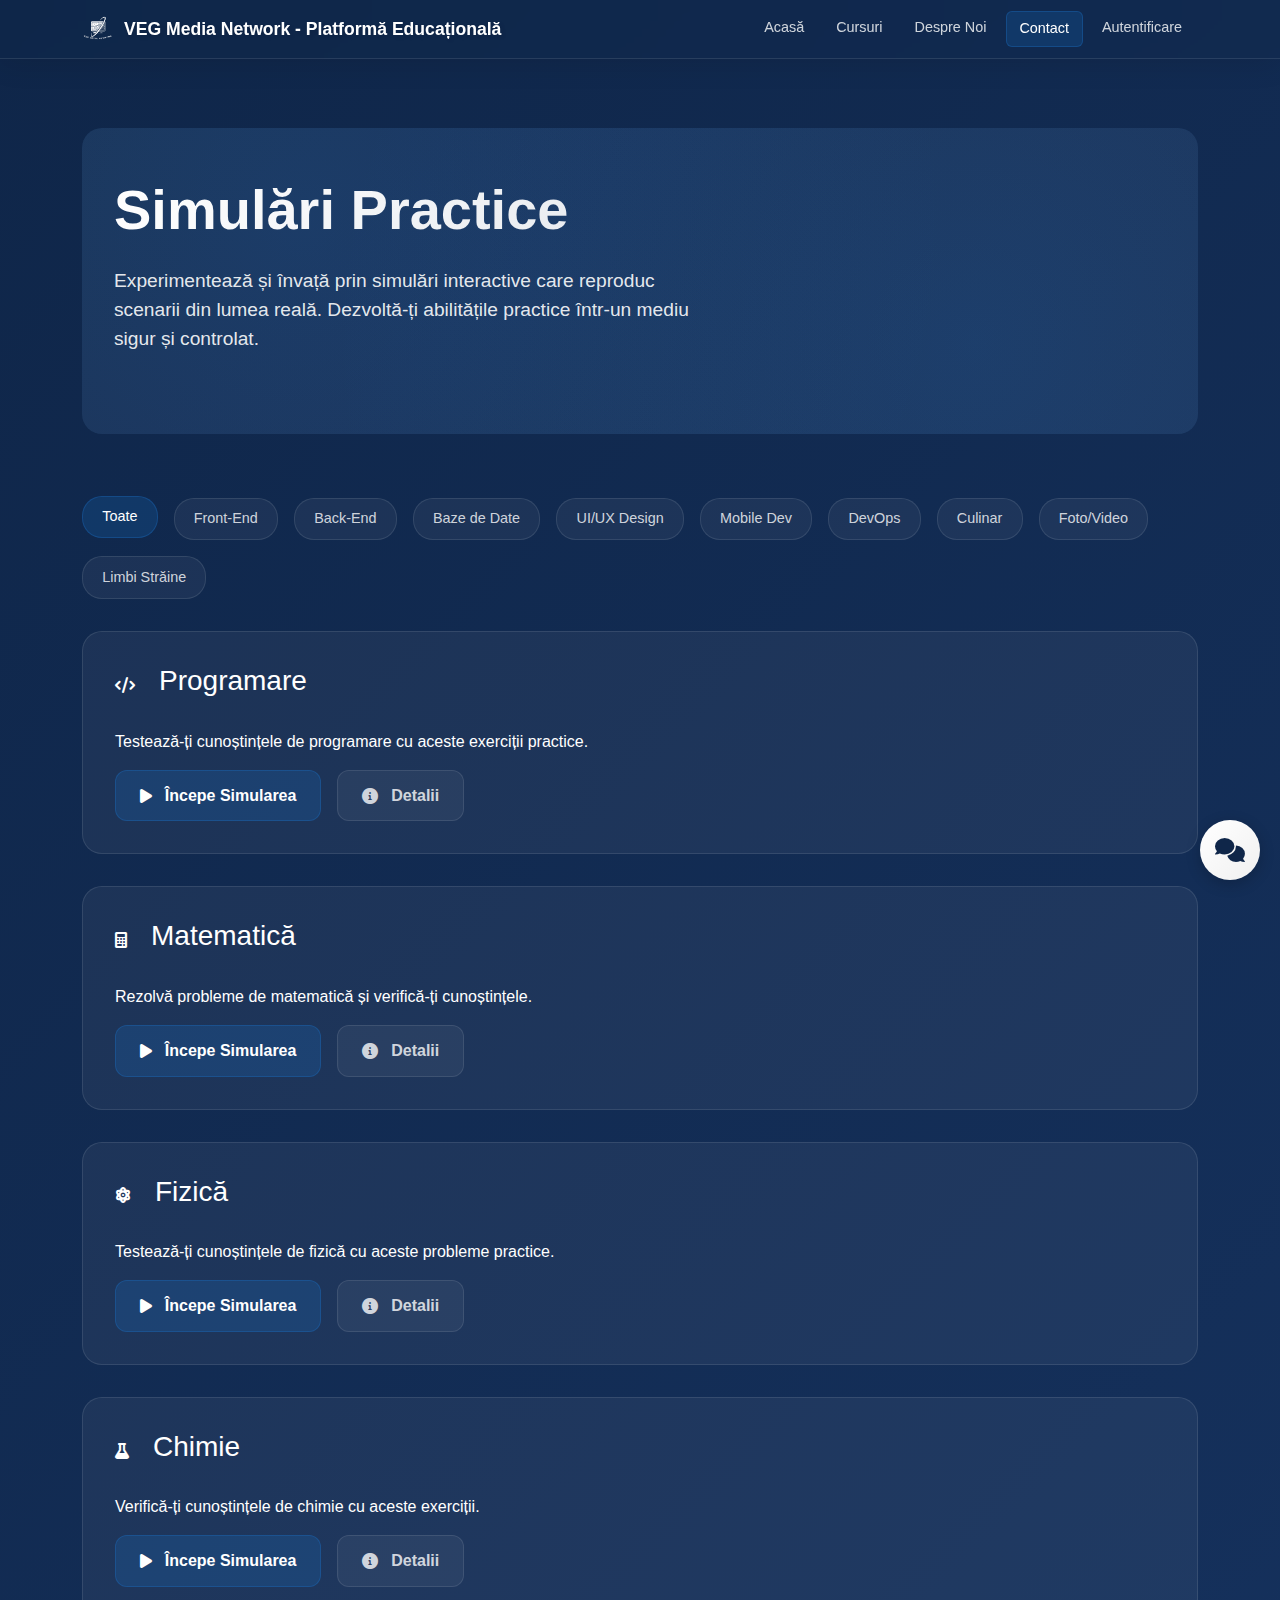
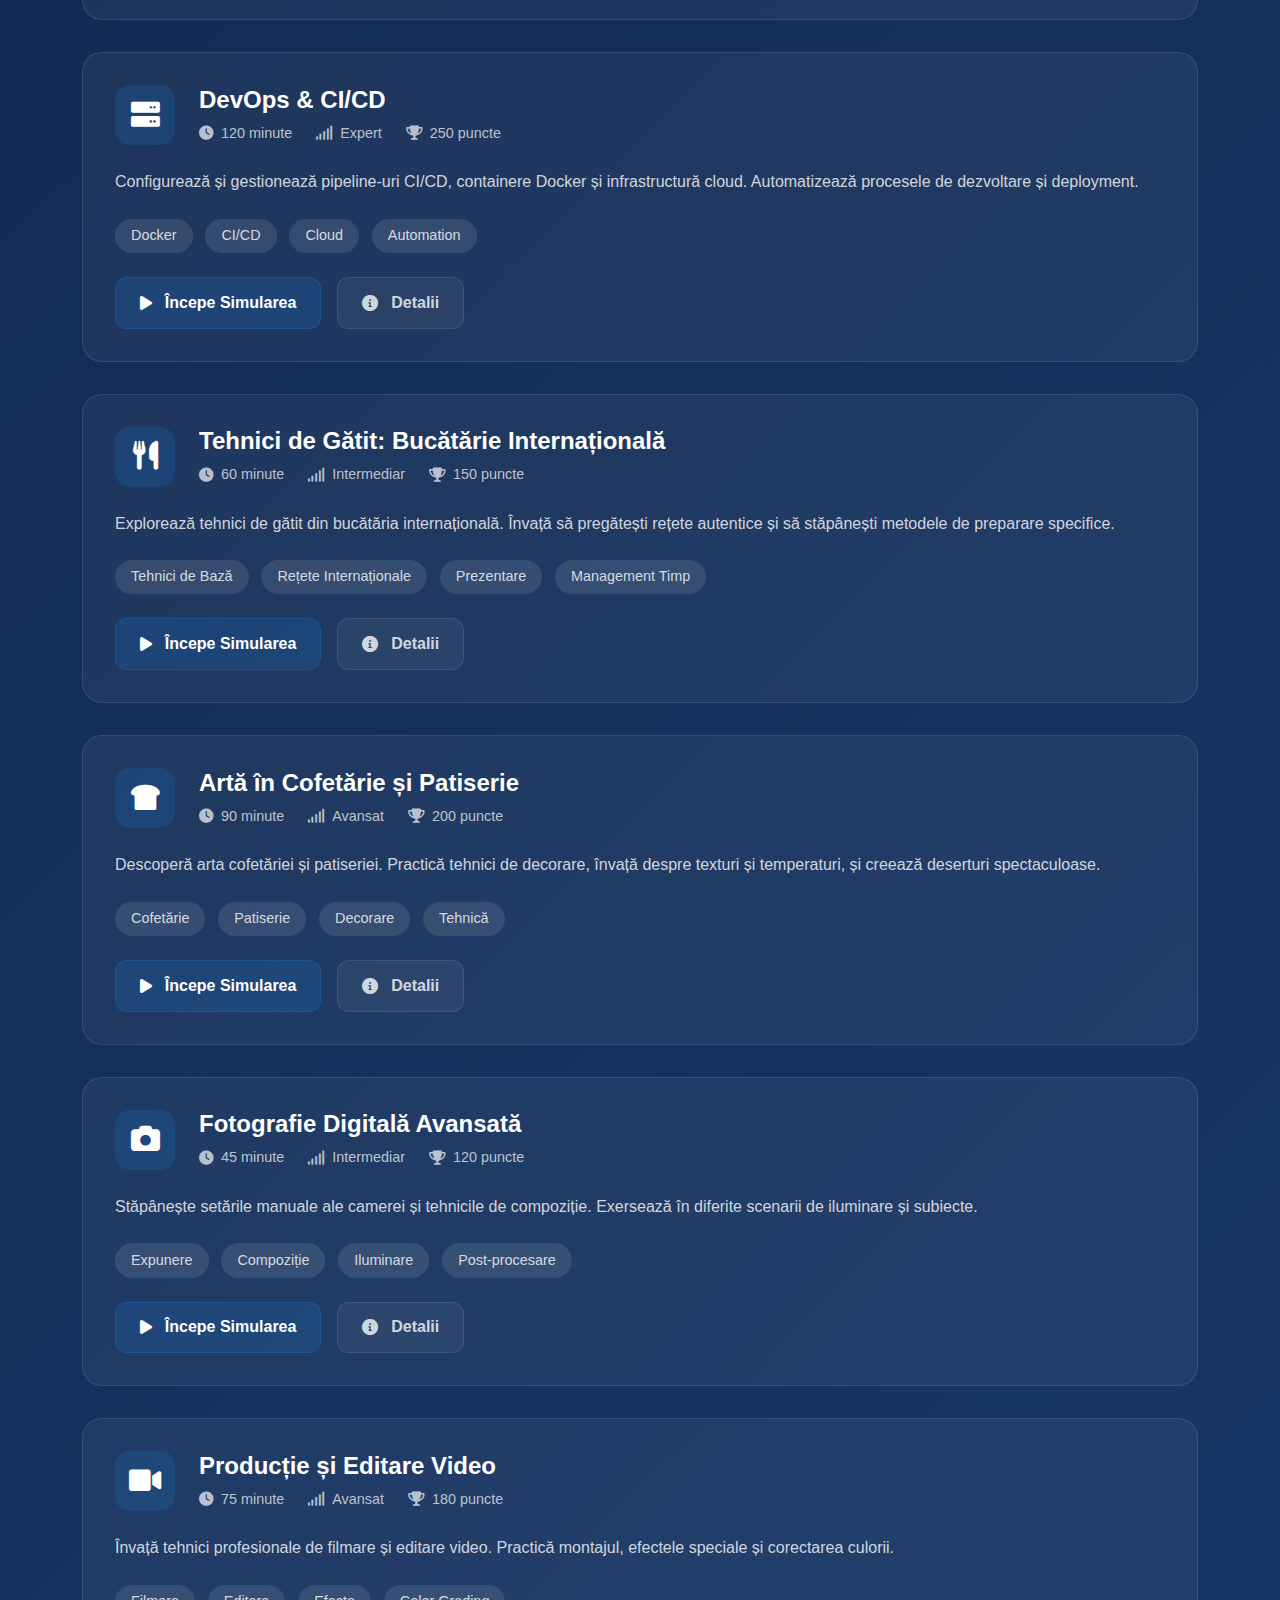
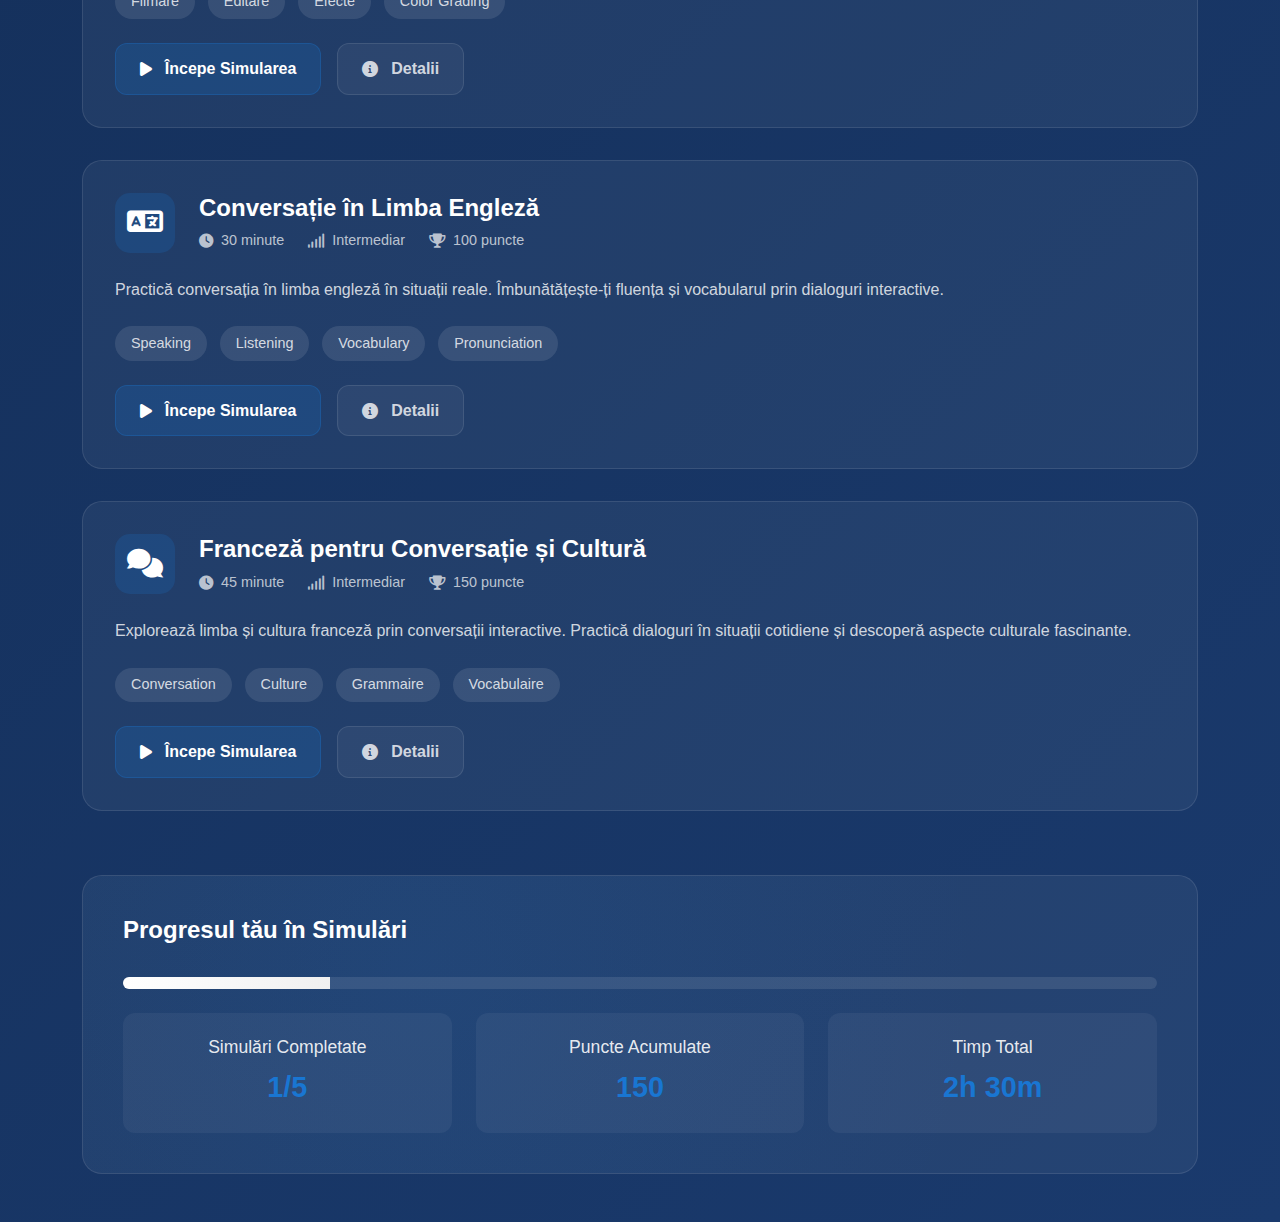
<file: pages/simulari.html>
<!DOCTYPE html>
<html lang="ro">
<head>
    <meta charset="UTF-8">
    <meta name="viewport" content="width=device-width, initial-scale=1.0">
    <title>Simulări Practice - VEG Media Network</title>
    <link href="https://cdn.jsdelivr.net/npm/bootstrap@5.3.2/dist/css/bootstrap.min.css" rel="stylesheet">
    <link rel="stylesheet" href="https://cdnjs.cloudflare.com/ajax/libs/font-awesome/6.0.0/css/all.min.css">
    <link rel="stylesheet" href="../css/chatbot.css">
    <link rel="stylesheet" href="../css/integrations.css">
    <style>
        body {
            background: linear-gradient(135deg, #0f2649 0%, #1a3a6d 100%);
            color: #ffffff;
            font-family: 'Segoe UI', Tahoma, Geneva, Verdana, sans-serif;
            min-height: 100vh;
            padding-top: 80px;
        }

        /* Navbar Styles */
        .navbar {
            background: rgba(15, 38, 73, 0.15) !important;
            backdrop-filter: blur(8px);
            -webkit-backdrop-filter: blur(8px);
            box-shadow: 0 4px 30px rgba(0, 0, 0, 0.1);
            padding: 0.5rem 0;
            border-bottom: 1px solid rgba(255, 255, 255, 0.1);
            transition: all 0.3s ease;
        }

        .navbar.scrolled {
            background: rgba(15, 38, 73, 0.35) !important;
        }

        .navbar-brand {
            display: flex;
            align-items: center;
            gap: 10px;
            font-size: 1.1rem;
            font-weight: 600;
            color: #ffffff !important;
            text-shadow: 2px 2px 4px rgba(0, 0, 0, 0.1);
            padding: 0.3rem 0;
            transition: all 0.3s ease;
        }

        .navbar-brand img {
            width: 32px;
            height: 32px;
            object-fit: contain;
            transition: all 0.3s ease;
        }

        .navbar-brand:hover {
            transform: translateY(-2px);
        }

        .navbar-brand:hover img {
            transform: rotate(360deg);
        }

        .navbar-brand div {
            display: flex;
            flex-direction: row;
            align-items: center;
            gap: 0.5rem;
            position: relative;
            white-space: nowrap;
        }

        .nav-link {
            color: rgba(255, 255, 255, 0.8) !important;
            font-weight: 500;
            padding: 0.4rem 0.8rem !important;
            margin: 0 0.2rem;
            border-radius: 6px;
            transition: all 0.3s ease;
            position: relative;
            font-size: 0.9rem;
            overflow: hidden;
        }

        .nav-link:hover {
            color: #ffffff !important;
            background: rgba(255, 255, 255, 0.1);
            transform: translateY(-2px);
        }

        .nav-link.active {
            color: #ffffff !important;
            background: rgba(25, 118, 210, 0.2);
            border: 1px solid rgba(25, 118, 210, 0.3);
        }

        /* Account Button Styles */
        .account-btn {
            display: none;
        }

        .account-btn .btn {
            display: flex;
            align-items: center;
            gap: 0.5rem;
            background: none;
            border: none;
            color: rgba(255, 255, 255, 0.8);
            padding: 0.4rem 1rem;
            transition: all 0.3s ease;
            font-size: 0.9rem;
            font-weight: 500;
        }

        .account-btn .btn:hover {
            color: #ffffff;
            transform: translateY(-2px);
        }

        .account-btn .btn i {
            color: rgba(255, 255, 255, 0.8);
            font-size: 1rem;
            transition: all 0.3s ease;
        }

        .account-btn .btn:hover i {
            transform: scale(1.1);
            color: #ffffff;
        }

        #userName {
            max-width: 150px;
            overflow: hidden;
            text-overflow: ellipsis;
            white-space: nowrap;
        }

        /* Dropdown Styles */
        .dropdown-menu {
            background: rgba(15, 38, 73, 0.95);
            backdrop-filter: blur(10px);
            border: 1px solid rgba(255, 255, 255, 0.1);
            border-radius: 12px;
            padding: 0.5rem;
            margin-top: 0.5rem;
            box-shadow: 0 4px 30px rgba(0, 0, 0, 0.2);
            animation: dropdownFade 0.3s ease;
        }

        .dropdown-menu .dropdown-item {
            color: rgba(255, 255, 255, 0.8);
            padding: 0.7rem 1.2rem;
            border-radius: 8px;
            transition: all 0.3s ease;
            display: flex;
            align-items: center;
            gap: 0.8rem;
        }

        .dropdown-menu .dropdown-item i {
            width: 20px;
            text-align: center;
            transition: all 0.3s ease;
        }

        .dropdown-menu .dropdown-item:hover {
            background: rgba(255, 255, 255, 0.1);
            color: #ffffff;
            transform: translateX(5px);
        }

        .dropdown-menu .dropdown-item:hover i {
            transform: scale(1.1);
        }

        .dropdown-divider {
            border-color: rgba(255, 255, 255, 0.1);
            margin: 0.5rem 0;
        }

        /* Logout Button Style */
        .dropdown-menu .dropdown-item[onclick="logout(event)"] {
            color: #ff4d4d;
        }

        .dropdown-menu .dropdown-item[onclick="logout(event)"] i {
            color: #ff4d4d;
        }

        .dropdown-menu .dropdown-item[onclick="logout(event)"]:hover {
            background: rgba(255, 77, 77, 0.1);
        }

        @keyframes dropdownFade {
            from {
                opacity: 0;
                transform: translateY(-10px);
            }
            to {
                opacity: 1;
                transform: translateY(0);
            }
        }

        /* Auth Button Styles */
        .auth-btn {
            display: block;
        }

        .auth-btn.hidden {
            display: none;
        }

        .auth-btn .nav-link {
            display: flex;
            align-items: center;
            gap: 0.5rem;
            background: rgba(25, 118, 210, 0.2);
            border: 1px solid rgba(25, 118, 210, 0.3);
        }

        .auth-btn .nav-link:hover {
            background: rgba(25, 118, 210, 0.3);
            transform: translateY(-2px);
        }

        .auth-btn .nav-link i {
            transition: all 0.3s ease;
        }

        .auth-btn .nav-link:hover i {
            transform: scale(1.1);
        }

        @media (max-width: 991px) {
            .navbar-brand {
                font-size: 0.9rem;
                padding: 0.5rem 0;
            }

            .navbar-brand div {
                white-space: normal;
                font-size: 0.85rem;
            }

            .navbar-brand img {
                width: 25px;
                height: 25px;
            }

            .navbar-collapse {
                background: rgba(15, 38, 73, 0.98) !important;
                backdrop-filter: blur(10px);
                -webkit-backdrop-filter: blur(10px);
                border-radius: 10px;
                padding: 0.8rem;
                margin-top: 0.5rem;
                border: 1px solid rgba(255, 255, 255, 0.1);
            }

            .nav-link {
                color: #ffffff !important;
                padding: 0.6rem 1rem !important;
                margin: 0.1rem 0;
                font-size: 0.85rem;
                font-weight: 500;
                border-radius: 6px;
            }

            .nav-link:hover {
                background: rgba(255, 255, 255, 0.1);
                color: #ffffff !important;
            }

            .nav-link.active {
                background: rgba(25, 118, 210, 0.3);
                color: #ffffff !important;
                border: 1px solid rgba(25, 118, 210, 0.4);
            }

            #userDropdown .nav-link {
                background: rgba(25, 118, 210, 0.2);
                border: 1px solid rgba(25, 118, 210, 0.3);
                padding: 0.6rem 1rem !important;
            }

            .navbar-toggler {
                padding: 0.4rem;
                border: 1px solid rgba(255, 255, 255, 0.2);
            }
        }

        @media (max-width: 480px) {
            .navbar-brand {
                font-size: 0.8rem;
            }

            .navbar-brand div {
                font-size: 0.75rem;
            }

            .navbar-brand img {
                width: 22px;
                height: 22px;
            }

            .nav-link {
                font-size: 0.8rem;
                padding: 0.5rem 0.8rem !important;
            }
        }

        .hero-section {
            background: rgba(255, 255, 255, 0.05);
            border-radius: 20px;
            padding: 3rem 2rem;
            margin-bottom: 4rem;
            position: relative;
            overflow: hidden;
        }

        .hero-section::before {
            content: '';
            position: absolute;
            top: 0;
            left: 0;
            width: 100%;
            height: 100%;
            background: 
                radial-gradient(circle at 20% 30%, rgba(25, 118, 210, 0.15), transparent 70%),
                radial-gradient(circle at 80% 70%, rgba(25, 118, 210, 0.15), transparent 70%);
            z-index: 0;
        }

        .hero-content {
            position: relative;
            z-index: 1;
        }

        .hero-section h1 {
            font-size: 3.5rem;
            font-weight: 800;
            margin-bottom: 1.5rem;
            background: linear-gradient(135deg, #ffffff 0%, rgba(255, 255, 255, 0.8) 100%);
            -webkit-background-clip: text;
            background-clip: text;
            -webkit-text-fill-color: transparent;
            animation: titlePop 1s cubic-bezier(0.4, 0, 0.2, 1);
        }

        .hero-section p {
            font-size: 1.2rem;
            color: rgba(255, 255, 255, 0.9);
            margin-bottom: 2rem;
            max-width: 600px;
        }

        .simulation-card {
            background: rgba(255, 255, 255, 0.05);
            border: 1px solid rgba(255, 255, 255, 0.1);
            border-radius: 20px;
            padding: 2rem;
            height: 100%;
            transition: all 0.4s ease;
            position: relative;
            overflow: hidden;
            margin-bottom: 2rem;
        }

        .simulation-card::before {
            content: '';
            position: absolute;
            top: 0;
            left: 0;
            width: 100%;
            height: 100%;
            background: radial-gradient(circle at 50% 0%, rgba(25, 118, 210, 0.2), transparent 70%);
            opacity: 0;
            transition: 0.5s;
        }

        .simulation-card:hover::before {
            opacity: 1;
        }

        .simulation-header {
            display: flex;
            align-items: center;
            gap: 1.5rem;
            margin-bottom: 1.5rem;
        }

        .simulation-icon {
            width: 60px;
            height: 60px;
            background: rgba(25, 118, 210, 0.2);
            border-radius: 15px;
            display: flex;
            align-items: center;
            justify-content: center;
            font-size: 1.8rem;
            color: #ffffff;
            transition: all 0.4s ease;
        }

        .simulation-card:hover .simulation-icon {
            transform: scale(1.1) rotate(10deg);
            background: rgba(25, 118, 210, 0.3);
        }

        .simulation-info h3 {
            font-size: 1.5rem;
            font-weight: 700;
            margin-bottom: 0.5rem;
        }

        .simulation-meta {
            display: flex;
            gap: 1.5rem;
            color: rgba(255, 255, 255, 0.7);
            font-size: 0.9rem;
        }

        .simulation-meta span {
            display: flex;
            align-items: center;
            gap: 0.5rem;
        }

        .simulation-description {
            color: rgba(255, 255, 255, 0.8);
            margin-bottom: 1.5rem;
            line-height: 1.6;
        }

        .simulation-tags {
            display: flex;
            gap: 0.8rem;
            margin-bottom: 1.5rem;
            flex-wrap: wrap;
        }

        .simulation-tag {
            background: rgba(255, 255, 255, 0.1);
            padding: 0.4rem 1rem;
            border-radius: 20px;
            font-size: 0.9rem;
            color: rgba(255, 255, 255, 0.8);
            transition: all 0.3s ease;
        }

        .simulation-tag:hover {
            background: rgba(25, 118, 210, 0.2);
            transform: translateY(-2px);
        }

        .simulation-actions {
            display: flex;
            gap: 1rem;
        }

        .btn-simulation {
            padding: 0.8rem 1.5rem;
            border-radius: 12px;
            font-weight: 600;
            transition: all 0.3s ease;
            display: flex;
            align-items: center;
            gap: 0.8rem;
            position: relative;
            overflow: hidden;
        }

        .btn-primary-simulation {
            background: rgba(25, 118, 210, 0.2);
            border: 1px solid rgba(25, 118, 210, 0.3);
            color: #ffffff;
        }

        .btn-secondary-simulation {
            background: rgba(255, 255, 255, 0.05);
            border: 1px solid rgba(255, 255, 255, 0.1);
            color: rgba(255, 255, 255, 0.8);
        }

        .btn-simulation::before {
            content: '';
            position: absolute;
            top: 0;
            left: 0;
            width: 100%;
            height: 100%;
            background: linear-gradient(45deg, transparent, rgba(255, 255, 255, 0.2), transparent);
            transform: translateX(-100%);
            transition: 0.6s;
        }

        .btn-simulation:hover {
            transform: translateY(-3px);
        }

        .btn-simulation:hover::before {
            transform: translateX(100%);
        }

        .btn-primary-simulation:hover {
            background: rgba(25, 118, 210, 0.3);
        }

        .btn-secondary-simulation:hover {
            background: rgba(255, 255, 255, 0.1);
        }

        .progress-section {
            margin-top: 4rem;
            padding: 2.5rem;
            background: rgba(255, 255, 255, 0.05);
            border-radius: 20px;
            border: 1px solid rgba(255, 255, 255, 0.1);
            position: relative;
            overflow: hidden;
        }

        .progress-section::before {
            content: '';
            position: absolute;
            top: 0;
            left: 0;
            width: 100%;
            height: 100%;
            background: radial-gradient(circle at 30% 30%, rgba(25, 118, 210, 0.1), transparent 70%);
            z-index: 0;
        }

        .progress-title {
            font-size: 1.5rem;
            margin-bottom: 2rem;
            font-weight: 700;
            position: relative;
            z-index: 1;
        }

        .progress {
            height: 12px;
            background: rgba(255, 255, 255, 0.1);
            border-radius: 6px;
            margin-bottom: 1.5rem;
            overflow: hidden;
            position: relative;
            z-index: 1;
        }

        .progress-bar {
            background: linear-gradient(90deg, #ffffff 0%, #f0f0f0 100%) !important;
            animation: progressAnimation 1.5s ease-out;
        }

        .progress-stats {
            display: grid;
            grid-template-columns: repeat(auto-fit, minmax(200px, 1fr));
            gap: 1.5rem;
            position: relative;
            z-index: 1;
        }

        .progress-stat-item {
            background: rgba(255, 255, 255, 0.05);
            padding: 1.5rem;
            border-radius: 12px;
            text-align: center;
        }

        .progress-stat-item h5 {
            font-size: 1.1rem;
            margin-bottom: 0.5rem;
            color: rgba(255, 255, 255, 0.9);
        }

        .progress-stat-item .stat-value {
            font-size: 1.8rem;
            font-weight: 700;
            color: #1976D2;
        }

        .filters-section {
            margin-bottom: 2rem;
            display: flex;
            gap: 1rem;
            flex-wrap: wrap;
        }

        .filter-btn {
            background: rgba(255, 255, 255, 0.05);
            border: 1px solid rgba(255, 255, 255, 0.1);
            color: rgba(255, 255, 255, 0.8);
            padding: 0.6rem 1.2rem;
            border-radius: 20px;
            transition: all 0.3s ease;
            font-size: 0.9rem;
        }

        .filter-btn:hover, .filter-btn.active {
            background: rgba(25, 118, 210, 0.2);
            border-color: rgba(25, 118, 210, 0.3);
            color: #ffffff;
            transform: translateY(-2px);
        }

        @keyframes progressAnimation {
            from { width: 0; }
        }

        @keyframes titlePop {
            0% { transform: scale(0.8); opacity: 0; }
            100% { transform: scale(1); opacity: 1; }
        }

        @media (max-width: 768px) {
            .simulation-header {
                flex-direction: column;
                align-items: flex-start;
                gap: 1rem;
            }

            .simulation-actions {
                flex-direction: column;
            }

            .btn-simulation {
                width: 100%;
                justify-content: center;
            }
        }

        .btn-primary {
            background: linear-gradient(135deg, #ffffff 0%, #f0f0f0 100%) !important;
            border: 1px solid rgba(255, 255, 255, 0.2) !important;
            color: #000000 !important;
            box-shadow: 0 4px 15px rgba(0, 0, 0, 0.2) !important;
        }

        .btn-primary:hover {
            background: linear-gradient(135deg, #f0f0f0 0%, #ffffff 100%) !important;
            transform: translateY(-3px) !important;
            box-shadow: 0 8px 25px rgba(0, 0, 0, 0.3) !important;
        }

        .btn-outline-primary {
            background: transparent !important;
            border: 1px solid rgba(255, 255, 255, 0.5) !important;
            color: #ffffff !important;
        }

        .btn-outline-primary:hover {
            background: rgba(255, 255, 255, 0.1) !important;
            border-color: #ffffff !important;
            color: #ffffff !important;
        }

        .number-circle {
            width: 40px;
            height: 40px;
            border-radius: 50%;
            background: linear-gradient(135deg, #ffffff 0%, #f0f0f0 100%) !important;
            color: #000000 !important;
            display: flex;
            align-items: center;
            justify-content: center;
            font-weight: 600;
            font-size: 1.2rem;
            box-shadow: 0 4px 15px rgba(0, 0, 0, 0.2);
            transition: all 0.3s ease;
        }

        .number-circle:hover {
            transform: scale(1.1);
            box-shadow: 0 8px 25px rgba(0, 0, 0, 0.3);
        }

        .badge {
            background: linear-gradient(135deg, #ffffff 0%, #f0f0f0 100%) !important;
            color: #000000 !important;
            border: 1px solid rgba(255, 255, 255, 0.2) !important;
        }

        .card {
            background: rgba(255, 255, 255, 0.05) !important;
            border: 1px solid rgba(255, 255, 255, 0.1) !important;
            transition: all 0.3s ease;
        }

        .card:hover {
            transform: translateY(-5px);
            box-shadow: 0 8px 32px rgba(0, 0, 0, 0.2);
            background: rgba(255, 255, 255, 0.08) !important;
        }

        .card-title {
            color: #ffffff !important;
        }

        .card-text {
            color: rgba(255, 255, 255, 0.8) !important;
        }

        .list-group-item {
            background: rgba(255, 255, 255, 0.05) !important;
            border: 1px solid rgba(255, 255, 255, 0.1) !important;
            color: rgba(255, 255, 255, 0.9) !important;
        }

        .list-group-item:hover {
            background: rgba(255, 255, 255, 0.1) !important;
        }

        /* Stiluri pentru simulări */
        .simulare-container {
            display: none;
            max-width: 800px;
            margin: 2rem auto;
            padding: 2rem;
            background: rgba(255, 255, 255, 0.1);
            border-radius: 15px;
            backdrop-filter: blur(10px);
            box-shadow: 0 8px 32px rgba(0, 0, 0, 0.1);
        }

        .intrebare {
            margin-bottom: 2rem;
        }

        .intrebare h3 {
            color: #64b5f6;
            margin-bottom: 1rem;
        }

        .intrebare p {
            font-size: 1.1rem;
            margin-bottom: 1.5rem;
            white-space: pre-line;
        }

        .raspunsuri {
            display: grid;
            grid-template-columns: repeat(auto-fit, minmax(200px, 1fr));
            gap: 1rem;
            margin-bottom: 1.5rem;
        }

        .btn-raspuns {
            padding: 1rem;
            background: rgba(255, 255, 255, 0.1);
            border: 1px solid rgba(255, 255, 255, 0.2);
            border-radius: 8px;
            color: #fff;
            cursor: pointer;
            transition: all 0.3s ease;
        }

        .btn-raspuns:hover {
            background: rgba(255, 255, 255, 0.2);
            transform: translateY(-2px);
        }

        .btn-raspuns:disabled {
            opacity: 0.7;
            cursor: not-allowed;
        }

        .btn-raspuns.corect {
            background: rgba(76, 175, 80, 0.3);
            border-color: #4CAF50;
        }

        .btn-raspuns.gresit {
            background: rgba(244, 67, 54, 0.3);
            border-color: #f44336;
        }

        .explicatie {
            margin-top: 1.5rem;
            padding: 1rem;
            background: rgba(255, 255, 255, 0.05);
            border-radius: 8px;
            border-left: 4px solid #64b5f6;
        }

        .btn-continua {
            margin-top: 1rem;
            padding: 0.8rem 1.5rem;
            background: #64b5f6;
            border: none;
            border-radius: 8px;
            color: #fff;
            cursor: pointer;
            transition: all 0.3s ease;
        }

        .btn-continua:hover {
            background: #42a5f5;
            transform: translateY(-2px);
        }

        .rezultat {
            text-align: center;
        }

        .scor {
            margin: 2rem 0;
        }

        .scor-cerc {
            width: 150px;
            height: 150px;
            margin: 0 auto;
            border-radius: 50%;
            display: flex;
            align-items: center;
            justify-content: center;
            font-size: 2rem;
            font-weight: bold;
            color: #fff;
        }

        .actiuni {
            display: flex;
            gap: 1rem;
            justify-content: center;
            margin-top: 2rem;
        }

        .btn-reincepe, .btn-inapoi {
            padding: 0.8rem 1.5rem;
            border: none;
            border-radius: 8px;
            color: #fff;
            cursor: pointer;
            transition: all 0.3s ease;
        }

        .btn-reincepe {
            background: #64b5f6;
        }

        .btn-inapoi {
            background: #f44336;
        }

        .btn-reincepe:hover, .btn-inapoi:hover {
            transform: translateY(-2px);
        }

        .categorii {
            display: flex;
            gap: 1rem;
            margin-bottom: 2rem;
        }

        .categorie-btn {
            background: rgba(255, 255, 255, 0.05);
            border: 1px solid rgba(255, 255, 255, 0.1);
            color: rgba(255, 255, 255, 0.8);
            padding: 0.6rem 1.2rem;
            border-radius: 20px;
            transition: all 0.3s ease;
            font-size: 0.9rem;
        }

        .categorie-btn:hover {
            background: rgba(25, 118, 210, 0.2);
            border-color: rgba(25, 118, 210, 0.3);
            color: #ffffff;
            transform: translateY(-2px);
        }
    </style>
</head>
<body>
    <!-- Navbar -->
    <nav class="navbar navbar-expand-lg navbar-dark fixed-top">
        <div class="container">
            <a class="navbar-brand" href="../index.html">
                <img src="../images/logo.png" alt="VEG Media Network Logo">
                <div>
                    VEG Media Network - Platformă Educațională
                </div>
            </a>
            <button class="navbar-toggler" type="button" data-bs-toggle="collapse" data-bs-target="#navbarNav">
                <span class="navbar-toggler-icon"></span>
            </button>
            <div class="collapse navbar-collapse" id="navbarNav">
                <ul class="navbar-nav ms-auto">
                    <li class="nav-item">
                        <a class="nav-link" href="../index.html">Acasă</a>
                    </li>
                    <li class="nav-item">
                        <a class="nav-link" href="cursuri.html">Cursuri</a>
                    </li>
                    <li class="nav-item">
                        <a class="nav-link" href="despre.html">Despre Noi</a>
                    </li>
                    <li class="nav-item">
                        <a class="nav-link active" href="contact.html">Contact</a>
                    </li>
                    <li class="nav-item dropdown">
                        <a class="nav-link dropdown-toggle account-btn" href="#" role="button" data-bs-toggle="dropdown" style="display: none;">
                            <i class="fas fa-user-circle"></i>
                            <span id="userName">Cont</span>
                        </a>
                        <ul class="dropdown-menu dropdown-menu-end">
                            <li><a class="dropdown-item" href="profil.html"><i class="fas fa-user"></i> Profilul meu</a></li>
                            <li><a class="dropdown-item" href="cursuri-mele.html"><i class="fas fa-book"></i> Cursurile mele</a></li>
                            <li><a class="dropdown-item" href="certificate.html"><i class="fas fa-certificate"></i> Certificate</a></li>
                            <li><a class="dropdown-item" href="conținut-interactiv.html"><i class="fas fa-gamepad"></i> Conținut Interactiv</a></li>
                            <li><a class="dropdown-item" href="cariera.html"><i class="fas fa-graduation-cap"></i> Ghid de Carieră</a></li>
                            <li><a class="dropdown-item" href="setari.html"><i class="fas fa-cog"></i> Setări</a></li>
                            <li><hr class="dropdown-divider"></li>
                            <li><a class="dropdown-item" href="#" onclick="logout(event)"><i class="fas fa-sign-out-alt"></i> Deconectare</a></li>
                        </ul>
                    </li>
                    <li class="nav-item">
                        <a class="nav-link auth-btn" href="autentificare.html">Autentificare</a>
                    </li>
                </ul>
            </div>
        </div>
    </nav>

    <!-- Main Content -->
    <div class="container py-5">
        <!-- Hero Section -->
        <div class="hero-section">
            <div class="hero-content">
                <h1>Simulări Practice</h1>
                <p>Experimentează și învață prin simulări interactive care reproduc scenarii din lumea reală. Dezvoltă-ți abilitățile practice într-un mediu sigur și controlat.</p>
            </div>
        </div>

        <!-- Filters -->
        <div class="filters-section">
            <button class="filter-btn active">Toate</button>
            <button class="filter-btn">Front-End</button>
            <button class="filter-btn">Back-End</button>
            <button class="filter-btn">Baze de Date</button>
            <button class="filter-btn">UI/UX Design</button>
            <button class="filter-btn">Mobile Dev</button>
            <button class="filter-btn">DevOps</button>
            <button class="filter-btn">Culinar</button>
            <button class="filter-btn">Foto/Video</button>
            <button class="filter-btn">Limbi Străine</button>
        </div>

        <!-- Simulation Cards -->
        <div class="simulation-cards">
            <div class="simulation-card">
                <div class="simulation-header">
                    <i class="fas fa-code"></i>
                    <h3>Programare</h3>
                </div>
                <div class="simulation-content">
                    <p>Testează-ți cunoștințele de programare cu aceste exerciții practice.</p>
                    <div class="simulation-actions">
                        <button class="btn btn-simulation btn-primary-simulation" data-categorie="programare">
                            <i class="fas fa-play"></i>
                            Începe Simularea
                        </button>
                        <button class="btn btn-simulation btn-secondary-simulation">
                            <i class="fas fa-info-circle"></i>
                            Detalii
                        </button>
                    </div>
                </div>
            </div>

            <div class="simulation-card">
                <div class="simulation-header">
                    <i class="fas fa-calculator"></i>
                    <h3>Matematică</h3>
                </div>
                <div class="simulation-content">
                    <p>Rezolvă probleme de matematică și verifică-ți cunoștințele.</p>
                    <div class="simulation-actions">
                        <button class="btn btn-simulation btn-primary-simulation" data-categorie="matematica">
                            <i class="fas fa-play"></i>
                            Începe Simularea
                        </button>
                        <button class="btn btn-simulation btn-secondary-simulation">
                            <i class="fas fa-info-circle"></i>
                            Detalii
                        </button>
                    </div>
                </div>
            </div>

            <div class="simulation-card">
                <div class="simulation-header">
                    <i class="fas fa-atom"></i>
                    <h3>Fizică</h3>
                </div>
                <div class="simulation-content">
                    <p>Testează-ți cunoștințele de fizică cu aceste probleme practice.</p>
                    <div class="simulation-actions">
                        <button class="btn btn-simulation btn-primary-simulation" data-categorie="fizica">
                            <i class="fas fa-play"></i>
                            Începe Simularea
                        </button>
                        <button class="btn btn-simulation btn-secondary-simulation">
                            <i class="fas fa-info-circle"></i>
                            Detalii
                        </button>
                    </div>
                </div>
            </div>

            <div class="simulation-card">
                <div class="simulation-header">
                    <i class="fas fa-flask"></i>
                    <h3>Chimie</h3>
                </div>
                <div class="simulation-content">
                    <p>Verifică-ți cunoștințele de chimie cu aceste exerciții.</p>
                    <div class="simulation-actions">
                        <button class="btn btn-simulation btn-primary-simulation" data-categorie="chimie">
                            <i class="fas fa-play"></i>
                            Începe Simularea
                        </button>
                        <button class="btn btn-simulation btn-secondary-simulation">
                            <i class="fas fa-info-circle"></i>
                            Detalii
                        </button>
                    </div>
                </div>
            </div>

            <!-- DevOps -->
            <div class="col-12">
                <div class="simulation-card">
                    <div class="simulation-header">
                        <div class="simulation-icon">
                            <i class="fas fa-server"></i>
                        </div>
                        <div class="simulation-info">
                            <h3>DevOps & CI/CD</h3>
                            <div class="simulation-meta">
                                <span><i class="fas fa-clock"></i> 120 minute</span>
                                <span><i class="fas fa-signal"></i> Expert</span>
                                <span><i class="fas fa-trophy"></i> 250 puncte</span>
                            </div>
                        </div>
                    </div>
                    <p class="simulation-description">
                        Configurează și gestionează pipeline-uri CI/CD, containere Docker și infrastructură cloud. Automatizează procesele de dezvoltare și deployment.
                    </p>
                    <div class="simulation-tags">
                        <span class="simulation-tag">Docker</span>
                        <span class="simulation-tag">CI/CD</span>
                        <span class="simulation-tag">Cloud</span>
                        <span class="simulation-tag">Automation</span>
                    </div>
                    <div class="simulation-actions">
                        <button class="btn btn-simulation btn-primary-simulation" data-categorie="fizica">
                            <i class="fas fa-play"></i>
                            Începe Simularea
                        </button>
                        <button class="btn btn-simulation btn-secondary-simulation">
                            <i class="fas fa-info-circle"></i>
                            Detalii
                        </button>
                    </div>
                </div>
            </div>

            <!-- Culinary Arts -->
            <div class="col-12">
                <div class="simulation-card">
                    <div class="simulation-header">
                        <div class="simulation-icon">
                            <i class="fas fa-utensils"></i>
                        </div>
                        <div class="simulation-info">
                            <h3>Tehnici de Gătit: Bucătărie Internațională</h3>
                            <div class="simulation-meta">
                                <span><i class="fas fa-clock"></i> 60 minute</span>
                                <span><i class="fas fa-signal"></i> Intermediar</span>
                                <span><i class="fas fa-trophy"></i> 150 puncte</span>
                            </div>
                        </div>
                    </div>
                    <p class="simulation-description">
                        Explorează tehnici de gătit din bucătăria internațională. Învață să pregătești rețete autentice și să stăpânești metodele de preparare specifice.
                    </p>
                    <div class="simulation-tags">
                        <span class="simulation-tag">Tehnici de Bază</span>
                        <span class="simulation-tag">Rețete Internaționale</span>
                        <span class="simulation-tag">Prezentare</span>
                        <span class="simulation-tag">Management Timp</span>
                    </div>
                    <div class="simulation-actions">
                        <button class="btn btn-simulation btn-primary-simulation" data-categorie="chimie">
                            <i class="fas fa-play"></i>
                            Începe Simularea
                        </button>
                        <button class="btn btn-simulation btn-secondary-simulation">
                            <i class="fas fa-info-circle"></i>
                            Detalii
                        </button>
                    </div>
                </div>
            </div>

            <div class="col-12">
                <div class="simulation-card">
                    <div class="simulation-header">
                        <div class="simulation-icon">
                            <i class="fas fa-bread-slice"></i>
                        </div>
                        <div class="simulation-info">
                            <h3>Artă în Cofetărie și Patiserie</h3>
                            <div class="simulation-meta">
                                <span><i class="fas fa-clock"></i> 90 minute</span>
                                <span><i class="fas fa-signal"></i> Avansat</span>
                                <span><i class="fas fa-trophy"></i> 200 puncte</span>
                            </div>
                        </div>
                    </div>
                    <p class="simulation-description">
                        Descoperă arta cofetăriei și patiseriei. Practică tehnici de decorare, învață despre texturi și temperaturi, și creează deserturi spectaculoase.
                    </p>
                    <div class="simulation-tags">
                        <span class="simulation-tag">Cofetărie</span>
                        <span class="simulation-tag">Patiserie</span>
                        <span class="simulation-tag">Decorare</span>
                        <span class="simulation-tag">Tehnică</span>
                    </div>
                    <div class="simulation-actions">
                        <button class="btn btn-simulation btn-primary-simulation" data-categorie="chimie">
                            <i class="fas fa-play"></i>
                            Începe Simularea
                        </button>
                        <button class="btn btn-simulation btn-secondary-simulation">
                            <i class="fas fa-info-circle"></i>
                            Detalii
                        </button>
                    </div>
                </div>
            </div>

            <!-- Photo/Video Production -->
            <div class="col-12">
                <div class="simulation-card">
                    <div class="simulation-header">
                        <div class="simulation-icon">
                            <i class="fas fa-camera"></i>
                        </div>
                        <div class="simulation-info">
                            <h3>Fotografie Digitală Avansată</h3>
                            <div class="simulation-meta">
                                <span><i class="fas fa-clock"></i> 45 minute</span>
                                <span><i class="fas fa-signal"></i> Intermediar</span>
                                <span><i class="fas fa-trophy"></i> 120 puncte</span>
                            </div>
                        </div>
                    </div>
                    <p class="simulation-description">
                        Stăpânește setările manuale ale camerei și tehnicile de compoziție. Exersează în diferite scenarii de iluminare și subiecte.
                    </p>
                    <div class="simulation-tags">
                        <span class="simulation-tag">Expunere</span>
                        <span class="simulation-tag">Compoziție</span>
                        <span class="simulation-tag">Iluminare</span>
                        <span class="simulation-tag">Post-procesare</span>
                    </div>
                    <div class="simulation-actions">
                        <button class="btn btn-simulation btn-primary-simulation" data-categorie="fizica">
                            <i class="fas fa-play"></i>
                            Începe Simularea
                        </button>
                        <button class="btn btn-simulation btn-secondary-simulation">
                            <i class="fas fa-info-circle"></i>
                            Detalii
                        </button>
                    </div>
                </div>
            </div>

            <div class="col-12">
                <div class="simulation-card">
                    <div class="simulation-header">
                        <div class="simulation-icon">
                            <i class="fas fa-video"></i>
                        </div>
                        <div class="simulation-info">
                            <h3>Producție și Editare Video</h3>
                            <div class="simulation-meta">
                                <span><i class="fas fa-clock"></i> 75 minute</span>
                                <span><i class="fas fa-signal"></i> Avansat</span>
                                <span><i class="fas fa-trophy"></i> 180 puncte</span>
                            </div>
                        </div>
                    </div>
                    <p class="simulation-description">
                        Învață tehnici profesionale de filmare și editare video. Practică montajul, efectele speciale și corectarea culorii.
                    </p>
                    <div class="simulation-tags">
                        <span class="simulation-tag">Filmare</span>
                        <span class="simulation-tag">Editare</span>
                        <span class="simulation-tag">Efecte</span>
                        <span class="simulation-tag">Color Grading</span>
                    </div>
                    <div class="simulation-actions">
                        <button class="btn btn-simulation btn-primary-simulation" data-categorie="fizica">
                            <i class="fas fa-play"></i>
                            Începe Simularea
                        </button>
                        <button class="btn btn-simulation btn-secondary-simulation">
                            <i class="fas fa-info-circle"></i>
                            Detalii
                        </button>
                    </div>
                </div>
            </div>

            <!-- Language Learning -->
            <div class="col-12">
                <div class="simulation-card">
                    <div class="simulation-header">
                        <div class="simulation-icon">
                            <i class="fas fa-language"></i>
                        </div>
                        <div class="simulation-info">
                            <h3>Conversație în Limba Engleză</h3>
                            <div class="simulation-meta">
                                <span><i class="fas fa-clock"></i> 30 minute</span>
                                <span><i class="fas fa-signal"></i> Intermediar</span>
                                <span><i class="fas fa-trophy"></i> 100 puncte</span>
                            </div>
                        </div>
                    </div>
                    <p class="simulation-description">
                        Practică conversația în limba engleză în situații reale. Îmbunătățește-ți fluența și vocabularul prin dialoguri interactive.
                    </p>
                    <div class="simulation-tags">
                        <span class="simulation-tag">Speaking</span>
                        <span class="simulation-tag">Listening</span>
                        <span class="simulation-tag">Vocabulary</span>
                        <span class="simulation-tag">Pronunciation</span>
                    </div>
                    <div class="simulation-actions">
                        <button class="btn btn-simulation btn-primary-simulation" data-categorie="programare">
                            <i class="fas fa-play"></i>
                            Începe Simularea
                        </button>
                        <button class="btn btn-simulation btn-secondary-simulation">
                            <i class="fas fa-info-circle"></i>
                            Detalii
                        </button>
                    </div>
                </div>
            </div>

            <div class="col-12">
                <div class="simulation-card">
                    <div class="simulation-header">
                        <div class="simulation-icon">
                            <i class="fas fa-comments"></i>
                        </div>
                        <div class="simulation-info">
                            <h3>Franceză pentru Conversație și Cultură</h3>
                            <div class="simulation-meta">
                                <span><i class="fas fa-clock"></i> 45 minute</span>
                                <span><i class="fas fa-signal"></i> Intermediar</span>
                                <span><i class="fas fa-trophy"></i> 150 puncte</span>
                            </div>
                        </div>
                    </div>
                    <p class="simulation-description">
                        Explorează limba și cultura franceză prin conversații interactive. Practică dialoguri în situații cotidiene și descoperă aspecte culturale fascinante.
                    </p>
                    <div class="simulation-tags">
                        <span class="simulation-tag">Conversation</span>
                        <span class="simulation-tag">Culture</span>
                        <span class="simulation-tag">Grammaire</span>
                        <span class="simulation-tag">Vocabulaire</span>
                    </div>
                    <div class="simulation-actions">
                        <button class="btn btn-simulation btn-primary-simulation" data-categorie="programare">
                            <i class="fas fa-play"></i>
                            Începe Simularea
                        </button>
                        <button class="btn btn-simulation btn-secondary-simulation">
                            <i class="fas fa-info-circle"></i>
                            Detalii
                        </button>
                    </div>
                </div>
            </div>
        </div>

        <!-- Progress Section -->
        <div class="progress-section">
            <h4 class="progress-title">Progresul tău în Simulări</h4>
            <div class="progress mb-4">
                <div class="progress-bar" role="progressbar" style="width: 20%;" aria-valuenow="20" aria-valuemin="0" aria-valuemax="100"></div>
            </div>
            <div class="progress-stats">
                <div class="progress-stat-item">
                    <h5>Simulări Completate</h5>
                    <div class="stat-value">1/5</div>
                </div>
                <div class="progress-stat-item">
                    <h5>Puncte Acumulate</h5>
                    <div class="stat-value">150</div>
                </div>
                <div class="progress-stat-item">
                    <h5>Timp Total</h5>
                    <div class="stat-value">2h 30m</div>
                </div>
            </div>
        </div>
    </div>

    <!-- Chatbot -->
    <button class="chatbot-button" onclick="toggleChat()">
        <i class="fas fa-comments"></i>
    </button>

    <div class="chatbot-container">
        <div class="chatbot-header">
            <h4><i class="fas fa-robot me-2"></i>Asistent Virtual</h4>
            <button class="chatbot-close" onclick="toggleChat()">
                <i class="fas fa-times"></i>
            </button>
        </div>
        <div class="chatbot-messages">
            <div class="message bot-message">
                Bună! Sunt asistentul virtual al platformei VEG Media Network. Cu ce te pot ajuta?
            </div>
        </div>
        <div class="chatbot-input">
            <input type="text" placeholder="Scrie un mesaj..." id="chatInput" onkeypress="handleKeyPress(event)">
            <button onclick="sendMessage()">
                <i class="fas fa-paper-plane"></i>
            </button>
        </div>
    </div>

    <!-- Container pentru simulări -->
    <div id="simulare-container" class="simulare-container">
        <h2 id="simulare-titlu"></h2>
        <p id="simulare-descriere"></p>
        <div id="intrebare-container"></div>
    </div>

    <script src="https://cdn.jsdelivr.net/npm/bootstrap@5.3.2/dist/js/bootstrap.bundle.min.js"></script>
    <script src="../js/auth.js"></script>
    <script src="../js/chatbot.js"></script>
    <script src="../js/simulari.js"></script>
    <script>
        // Verifică starea autentificării
        function checkAuthStatus() {
            const authState = JSON.parse(localStorage.getItem('authState') || sessionStorage.getItem('authState') || '{}');
            const userDropdown = document.querySelector('.account-btn');
            const authBtn = document.querySelector('.auth-btn');
            const userName = document.getElementById('userName');
            
            console.log('Status autentificare:', authState.isAuthenticated);
            console.log('Date utilizator:', authState.user);
            
            if (authState.isAuthenticated) {
                if (userDropdown) {
                    userDropdown.style.display = 'block';
                    console.log('Buton cont vizibil');
                }
                if (authBtn) {
                    authBtn.style.display = 'none';
                    console.log('Buton autentificare ascuns');
                }
                
                try {
                    const displayName = authState.user?.name || authState.user?.numeComplet || 'Contul meu';
                    if (userName) {
                        userName.textContent = displayName;
                        console.log('Nume utilizator setat:', displayName);
                    }
                } catch (error) {
                    console.error('Eroare la setarea numelui utilizatorului:', error);
                    if (userName) userName.textContent = 'Contul meu';
                }
            } else {
                if (userDropdown) {
                    userDropdown.style.display = 'none';
                    console.log('Buton cont ascuns');
                }
                if (authBtn) {
                    authBtn.style.display = 'block';
                    console.log('Buton autentificare vizibil');
                }
            }
        }

        // Funcție pentru deconectare
        function logout(e) {
            if (e) e.preventDefault();
            console.log('Deconectare inițiată...');
            
            localStorage.removeItem('authState');
            sessionStorage.removeItem('authState');
            
            checkAuthStatus();
            
            console.log('Redirecționare către pagina de autentificare...');
            window.location.href = 'autentificare.html';
            
            return false;
        }

        // Verifică starea de autentificare la încărcarea paginii
        document.addEventListener('DOMContentLoaded', function() {
            console.log('DOM încărcat, verificare status...');
            checkAuthStatus();
            
            // Adaugă event listener pentru butonul de deconectare
            const logoutBtn = document.querySelector('.dropdown-item[href="#"]:not([onclick])');
            if (logoutBtn) {
                logoutBtn.onclick = logout;
            }
        });

        // Verifică periodic starea de autentificare
        setInterval(checkAuthStatus, 1000);
    </script>
</body>
</html>
</file>
<file: css/style.css>
/* General Styles */
body {
    padding-top: 40px;
    font-family: 'Segoe UI', Tahoma, Geneva, Verdana, sans-serif;
    background: linear-gradient(135deg, #09225c 0%, #1c2e57 100%);
    min-height: 100vh;
    color: #333;
    font-size: 16px;
}

/* Hero Section */
.hero-section {
    background: linear-gradient(135deg, #09225c 0%, #1c2e57 100%);
    color: white;
    min-height: auto;
    position: relative;
    overflow: hidden;
    box-shadow: 0 4px 20px rgba(0,0,0,0.2);
}

.hero-section::before {
    content: '';
    position: absolute;
    top: 0;
    left: 0;
    right: 0;
    bottom: 0;
    background: linear-gradient(45deg, rgba(9, 34, 92, 0.8), rgba(28, 46, 87, 0.8));
    z-index: 1;
}

.hero-section::after {
    content: '';
    position: absolute;
    top: 0;
    left: 0;
    right: 0;
    bottom: 0;
    background: url('../images/pattern.png');
    opacity: 0.1;
    z-index: 2;
}

.hero-section .container {
    position: relative;
    z-index: 3;
}

.hero-section h1 {
    font-size: 4rem;
    margin-bottom: 1.5rem;
    text-shadow: 2px 2px 4px rgba(0,0,0,0.3);
    font-weight: 700;
}

.hero-section .lead {
    font-size: 1.8rem;
    margin-bottom: 2.5rem;
    text-shadow: 1px 1px 2px rgba(0,0,0,0.3);
    font-weight: 300;
}

/* Navbar Styles */
.navbar {
    background: rgba(15, 38, 73, 0.15) !important;
    backdrop-filter: blur(8px);
    -webkit-backdrop-filter: blur(8px);
    box-shadow: 0 4px 30px rgba(0, 0, 0, 0.1);
    padding: 0.5rem 0;
    border-bottom: 1px solid rgba(255, 255, 255, 0.1);
    transition: all 0.3s ease;
    position: fixed;
    top: 0;
    right: 0;
    left: 0;
    z-index: 1030;
}

.navbar.scrolled {
    background: rgba(15, 38, 73, 0.35) !important;
}

.navbar-brand {
    display: flex;
    align-items: center;
    gap: 10px;
    font-size: 1.1rem;
    font-weight: 600;
    color: #ffffff !important;
    text-shadow: 2px 2px 4px rgba(0, 0, 0, 0.1);
    padding: 0.3rem 0;
    transition: all 0.3s ease;
}

.navbar-brand img {
    width: 32px;
    height: 32px;
    object-fit: contain;
    transition: all 0.3s ease;
}

.navbar-brand:hover {
    transform: translateY(-2px);
}

.navbar-brand:hover img {
    transform: rotate(360deg);
}

.navbar-brand div {
    display: flex;
    flex-direction: row;
    align-items: center;
    gap: 0.5rem;
    position: relative;
    white-space: nowrap;
}

.navbar-brand div::after {
    content: '';
    position: absolute;
    bottom: -2px;
    left: 0;
    width: 0;
    height: 2px;
    background: #1976D2;
    transition: width 0.3s ease;
}

.navbar-brand:hover div::after {
    width: 100%;
}

.nav-link {
    color: rgba(255, 255, 255, 0.8) !important;
    font-weight: 500;
    padding: 0.4rem 0.8rem !important;
    margin: 0 0.2rem;
    border-radius: 6px;
    transition: all 0.3s ease;
    position: relative;
    font-size: 0.9rem;
    overflow: hidden;
}

.nav-link::before {
    content: '';
    position: absolute;
    top: 0;
    left: 0;
    width: 100%;
    height: 100%;
    background: linear-gradient(45deg, transparent, rgba(255, 255, 255, 0.1), transparent);
    transform: translateX(-100%);
    transition: transform 0.6s ease;
}

.nav-link:hover::before {
    transform: translateX(100%);
}

.nav-link:hover {
    color: #ffffff !important;
    background: rgba(255, 255, 255, 0.1);
    transform: translateY(-2px);
}

.nav-link.active {
    color: #ffffff !important;
    background: rgba(25, 118, 210, 0.2);
    border: 1px solid rgba(25, 118, 210, 0.3);
    animation: pulse 2s infinite;
}

@keyframes pulse {
    0% {
        box-shadow: 0 0 0 0 rgba(25, 118, 210, 0.4);
    }
    70% {
        box-shadow: 0 0 0 10px rgba(25, 118, 210, 0);
    }
    100% {
        box-shadow: 0 0 0 0 rgba(25, 118, 210, 0);
    }
}

.navbar-toggler {
    border: 1px solid rgba(255, 255, 255, 0.1);
    padding: 0.5rem;
    border-radius: 8px;
    transition: all 0.3s ease;
    position: relative;
    overflow: hidden;
}

.navbar-toggler::before {
    content: '';
    position: absolute;
    top: 0;
    left: 0;
    width: 100%;
    height: 100%;
    background: linear-gradient(45deg, transparent, rgba(255, 255, 255, 0.1), transparent);
    transform: translateX(-100%);
    transition: transform 0.6s ease;
}

.navbar-toggler:hover::before {
    transform: translateX(100%);
}

.navbar-toggler:hover {
    background: rgba(255, 255, 255, 0.1);
    transform: translateY(-2px);
}

.navbar-toggler:focus {
    box-shadow: none;
    border-color: rgba(25, 118, 210, 0.5);
}

.navbar-collapse {
    transition: all 0.3s ease;
}

@media (max-width: 991px) {
    .navbar-brand {
        font-size: 0.9rem;
        padding: 0.5rem 0;
    }

    .navbar-brand div {
        white-space: normal;
        font-size: 0.85rem;
    }

    .navbar-brand img {
        width: 25px;
        height: 25px;
    }

    .navbar-collapse {
        background: rgba(15, 38, 73, 0.98) !important;
        backdrop-filter: blur(10px);
        -webkit-backdrop-filter: blur(10px);
        border-radius: 10px;
        padding: 0.8rem;
        margin-top: 0.5rem;
        border: 1px solid rgba(255, 255, 255, 0.1);
    }

    .nav-link {
        color: #ffffff !important;
        padding: 0.6rem 1rem !important;
        margin: 0.1rem 0;
        font-size: 0.85rem;
        font-weight: 500;
        border-radius: 6px;
    }

    .nav-link:hover {
        background: rgba(255, 255, 255, 0.1);
        color: #ffffff !important;
    }

    .nav-link.active {
        background: rgba(25, 118, 210, 0.3);
        color: #ffffff !important;
        border: 1px solid rgba(25, 118, 210, 0.4);
    }

    #userDropdown .nav-link {
        background: rgba(25, 118, 210, 0.2);
        border: 1px solid rgba(25, 118, 210, 0.3);
        padding: 0.6rem 1rem !important;
    }

    .navbar-toggler {
        padding: 0.4rem;
        border: 1px solid rgba(255, 255, 255, 0.2);
    }
}

@media (max-width: 480px) {
    .navbar-brand {
        font-size: 0.8rem;
    }

    .navbar-brand div {
        font-size: 0.75rem;
    }

    .navbar-brand img {
        width: 22px;
        height: 22px;
    }

    .nav-link {
        font-size: 0.8rem;
        padding: 0.5rem 0.8rem !important;
    }
}

/* Cards */
.card {
    border: none;
    box-shadow: 0 8px 20px rgba(0,0,0,0.1);
    transition: all 0.3s ease;
    background: rgba(255,255,255,0.95);
    backdrop-filter: blur(10px);
    border-radius: 15px;
    overflow: hidden;
}

.card:hover {
    transform: translateY(-5px);
    box-shadow: 0 12px 25px rgba(0,0,0,0.15);
}

.card-header {
    background: linear-gradient(135deg, #09225c 0%, #1c2e57 100%);
    color: white;
    padding: 1.5rem;
}

/* Buttons */
.btn {
    padding: 0.8rem 2rem;
    border-radius: 50px;
    font-weight: 600;
    text-transform: uppercase;
    letter-spacing: 1px;
    transition: all 0.3s ease;
}

.btn-primary {
    background: linear-gradient(135deg, #09225c 0%, #1c2e57 100%);
    border: none;
    box-shadow: 0 4px 15px rgba(9, 34, 92, 0.3);
}

.btn-primary:hover {
    background: linear-gradient(135deg, #1c2e57 0%, #09225c 100%);
    transform: translateY(-2px);
    box-shadow: 0 6px 20px rgba(9, 34, 92, 0.4);
}

.btn-warning {
    background: linear-gradient(135deg, #ffc107 0%, #ffb300 100%);
    border: none;
    box-shadow: 0 4px 15px rgba(255, 193, 7, 0.3);
}

.btn-warning:hover {
    background: linear-gradient(135deg, #ffb300 0%, #ffc107 100%);
    transform: translateY(-2px);
    box-shadow: 0 6px 20px rgba(255, 193, 7, 0.4);
}

/* Sections */
section {
    padding: 100px 0;
    position: relative;
    background: rgba(255,255,255,0.95);
    backdrop-filter: blur(10px);
    margin: 20px;
    border-radius: 20px;
    box-shadow: 0 8px 30px rgba(0,0,0,0.1);
}

section h2 {
    color: #09225c;
    margin-bottom: 50px;
    position: relative;
    display: inline-block;
    font-weight: 700;
    font-size: 2.5rem;
}

section h2::after {
    content: '';
    position: absolute;
    bottom: -15px;
    left: 0;
    width: 100%;
    height: 4px;
    background: linear-gradient(135deg, #09225c 0%, #1c2e57 100%);
    border-radius: 2px;
}

/* Contact Section */
.contact-info li {
    margin-bottom: 20px;
    color: #1c2e57;
    font-size: 1.1rem;
}

.contact-info i {
    margin-right: 15px;
    color: #09225c;
    font-size: 1.3rem;
}

/* Footer */
footer {
    background: linear-gradient(135deg, #09225c 0%, #1c2e57 100%);
    padding: 50px 0;
    margin-top: 50px;
}

/* Form Styles */
.form-control {
    border-radius: 50px;
    padding: 1rem 1.5rem;
    border: 2px solid #e9ecef;
    transition: all 0.3s ease;
}

.form-control:focus {
    border-color: #09225c;
    box-shadow: 0 0 0 0.3rem rgba(9, 34, 92, 0.15);
}

/* Course Cards */
.course-card {
    border-radius: 15px;
    overflow: hidden;
    margin-bottom: 30px;
    background: white;
}

.course-card .card-header {
    padding: 25px;
    background: linear-gradient(135deg, #09225c 0%, #1c2e57 100%);
}

.course-card .card-body {
    padding: 25px;
}

/* Team Section */
.team-member {
    text-align: center;
    margin-bottom: 40px;
}

.team-member img {
    width: 180px;
    height: 180px;
    border-radius: 50%;
    margin-bottom: 20px;
    border: 4px solid #09225c;
    box-shadow: 0 4px 15px rgba(0,0,0,0.1);
    transition: all 0.3s ease;
}

.team-member img:hover {
    transform: scale(1.05);
    border-color: #1c2e57;
}

/* Animations */
@keyframes fadeIn {
    from {
        opacity: 0;
        transform: translateY(30px);
    }
    to {
        opacity: 1;
        transform: translateY(0);
    }
}

.fade-in {
    animation: fadeIn 0.8s ease-out forwards;
}

/* Responsive Design */
@media (max-width: 768px) {
    body {
        padding-top: 35px;
        font-size: 14px;
    }

    .container {
        max-width: 100%;
        padding: 0 15px;
    }

    /* Păstrăm layout-ul desktop */
    .row {
        display: flex;
        flex-wrap: wrap;
        margin-right: -15px;
        margin-left: -15px;
    }

    .col {
        flex: 0 0 100%;
        max-width: 100%;
        padding-right: 15px;
        padding-left: 15px;
    }

    /* Navbar */
    .navbar {
        padding: 0.5rem 0;
    }

    .navbar-brand {
        font-size: 1rem;
    }

    .navbar-brand img {
        width: 30px;
        height: 30px;
    }

    .nav-link {
        font-size: 0.9rem;
        padding: 0.5rem 0.8rem !important;
    }

    /* Hero Section */
    .hero-section {
        min-height: auto;
        padding: 40px 0;
    }

    .hero-section h1 {
        font-size: 2.5rem;
        margin-bottom: 1rem;
    }

    .hero-section .lead {
        font-size: 1.2rem;
        margin-bottom: 1.5rem;
    }

    /* Buttons */
    .btn {
        padding: 0.6rem 1.5rem;
        font-size: 0.9rem;
    }

    /* Sections */
    section {
        padding: 50px 0;
        margin: 15px;
    }

    section h2 {
        font-size: 2rem;
        margin-bottom: 30px;
    }

    /* Cards */
    .card {
        margin-bottom: 20px;
    }

    .card-title {
        font-size: 1.1rem;
    }

    .card-text {
        font-size: 0.9rem;
    }

    /* Forms */
    .form-control {
        padding: 0.8rem 1.2rem;
        font-size: 0.9rem;
    }

    /* Course Cards */
    .course-card {
        margin-bottom: 20px;
    }

    .course-card .card-header {
        padding: 15px;
    }

    .course-card .card-body {
        padding: 15px;
    }

    /* Team Section */
    .team-member img {
        width: 120px;
        height: 120px;
        margin-bottom: 15px;
    }
}

@media (max-width: 480px) {
    body {
        padding-top: 30px;
        font-size: 12px;
    }

    .hero-section h1 {
        font-size: 2rem;
    }

    .hero-section .lead {
        font-size: 1rem;
    }

    .btn {
        padding: 0.5rem 1.2rem;
        font-size: 0.8rem;
    }

    section h2 {
        font-size: 1.8rem;
    }

    .card-title {
        font-size: 1rem;
    }

    .card-text {
        font-size: 0.8rem;
    }

    .form-control {
        padding: 0.6rem 1rem;
        font-size: 0.8rem;
    }

    .team-member img {
        width: 100px;
        height: 100px;
    }
}

.dropdown-menu {
    background: rgba(13, 25, 48, 0.95);
    backdrop-filter: blur(10px);
    border: 1px solid rgba(255, 255, 255, 0.1);
    border-radius: 10px;
    padding: 0.5rem;
    margin-top: 0.5rem;
    min-width: 200px;
    box-shadow: 0 8px 32px rgba(0, 0, 0, 0.2);
}

.dropdown-menu .dropdown-item {
    color: #ffffff !important;
    padding: 0.7rem 1rem;
    font-size: 0.9rem;
    border-radius: 6px;
    display: flex;
    align-items: center;
    gap: 0.7rem;
    transition: all 0.3s ease;
}

.dropdown-menu .dropdown-item i {
    font-size: 1rem;
    color: #ffffff !important;
    width: 20px;
    text-align: center;
}

.dropdown-menu .dropdown-item:hover {
    background: rgba(255, 255, 255, 0.1);
    color: #ffffff !important;
    transform: translateX(5px);
}

.dropdown-menu .dropdown-item:hover i {
    color: #ffffff !important;
}

.dropdown-divider {
    border-top: 1px solid rgba(255, 255, 255, 0.1);
    margin: 0.5rem 0;
}

#userDropdown .nav-link {
    display: flex;
    align-items: center;
    gap: 0.5rem;
    padding: 0.6rem 1rem;
    border-radius: 30px;
    transition: all 0.3s ease;
    background: rgba(25, 118, 210, 0.15);
    border: 1px solid rgba(25, 118, 210, 0.2);
}

#userDropdown .nav-link:hover {
    background: rgba(25, 118, 210, 0.25);
    transform: translateY(-2px);
}

#userDropdown .nav-link i {
    font-size: 1.2rem;
    color: #ffffff !important;
}

#userName {
    font-weight: 500;
    color: #ffffff !important;
}

@keyframes dropdownFade {
    from {
        opacity: 0;
        transform: translateY(-10px);
    }
    to {
        opacity: 1;
        transform: translateY(0);
    }
}
</file>
<file: css/quiz.css>
/* Stiluri pentru sistemul de quiz-uri */
.quiz-container {
    max-width: 800px;
    margin: 2rem auto;
    padding: 2rem;
    background: rgba(15, 38, 73, 0.95);
    backdrop-filter: blur(10px);
    border-radius: 15px;
    box-shadow: 0 4px 30px rgba(0, 0, 0, 0.2);
    border: 1px solid rgba(255, 255, 255, 0.1);
}

.quiz-timer {
    display: flex;
    align-items: center;
    justify-content: center;
    gap: 0.5rem;
    padding: 1rem;
    background: rgba(255, 255, 255, 0.05);
    border-radius: 10px;
    margin-bottom: 2rem;
    font-size: 1.2rem;
    color: #ffffff;
}

.quiz-timer i {
    color: #1976D2;
}

.quiz-question {
    margin-bottom: 2rem;
}

.quiz-question h3 {
    color: rgba(255, 255, 255, 0.8);
    font-size: 1.1rem;
    margin-bottom: 1rem;
}

.quiz-question p {
    color: #ffffff;
    font-size: 1.2rem;
    margin-bottom: 2rem;
    line-height: 1.6;
}

.quiz-options {
    display: grid;
    grid-template-columns: repeat(auto-fit, minmax(250px, 1fr));
    gap: 1rem;
}

.quiz-option {
    background: rgba(255, 255, 255, 0.05);
    border: 1px solid rgba(255, 255, 255, 0.1);
    color: #ffffff;
    padding: 1rem;
    border-radius: 10px;
    cursor: pointer;
    transition: all 0.3s ease;
    text-align: left;
    font-size: 1rem;
}

.quiz-option:hover {
    background: rgba(255, 255, 255, 0.1);
    transform: translateY(-2px);
}

.quiz-option:active {
    transform: translateY(0);
}

.quiz-feedback {
    position: fixed;
    top: 50%;
    left: 50%;
    transform: translate(-50%, -50%);
    padding: 2rem;
    border-radius: 15px;
    background: rgba(15, 38, 73, 0.98);
    backdrop-filter: blur(10px);
    box-shadow: 0 4px 30px rgba(0, 0, 0, 0.3);
    text-align: center;
    z-index: 1000;
    animation: feedbackPop 0.3s ease-out;
}

.quiz-feedback.correct {
    border: 2px solid #4CAF50;
}

.quiz-feedback.incorrect {
    border: 2px solid #f44336;
}

.quiz-feedback i {
    font-size: 3rem;
    margin-bottom: 1rem;
}

.quiz-feedback.correct i {
    color: #4CAF50;
}

.quiz-feedback.incorrect i {
    color: #f44336;
}

.quiz-feedback p {
    color: #ffffff;
    font-size: 1.2rem;
    margin: 0;
}

.quiz-results {
    text-align: center;
    padding: 2rem;
}

.quiz-results h2 {
    color: #ffffff;
    font-size: 2rem;
    margin-bottom: 2rem;
}

.result-stats {
    display: grid;
    grid-template-columns: repeat(auto-fit, minmax(200px, 1fr));
    gap: 1.5rem;
    margin-bottom: 2rem;
}

.stat {
    background: rgba(255, 255, 255, 0.05);
    padding: 1.5rem;
    border-radius: 10px;
    display: flex;
    flex-direction: column;
    align-items: center;
    gap: 0.5rem;
}

.stat i {
    font-size: 2rem;
    color: #1976D2;
}

.stat span {
    color: #ffffff;
    font-size: 1.1rem;
}

/* Animații */
@keyframes feedbackPop {
    from {
        opacity: 0;
        transform: translate(-50%, -40%);
    }
    to {
        opacity: 1;
        transform: translate(-50%, -50%);
    }
}

/* Responsive Design */
@media (max-width: 768px) {
    .quiz-container {
        margin: 1rem;
        padding: 1rem;
    }

    .quiz-options {
        grid-template-columns: 1fr;
    }

    .result-stats {
        grid-template-columns: 1fr;
    }
}
</file>
<file: css/chatbot.css>
/* Chatbot Styles */
.chatbot-button {
    position: fixed;
    bottom: 20px;
    right: 20px;
    width: 60px;
    height: 60px;
    border-radius: 50%;
    background: linear-gradient(135deg, #ffffff 0%, #f0f0f0 100%);
    border: none;
    box-shadow: 0 4px 15px rgba(0, 0, 0, 0.2);
    cursor: pointer;
    z-index: 1000;
    display: flex;
    align-items: center;
    justify-content: center;
    transition: all 0.3s ease;
}

.chatbot-button:hover {
    transform: scale(1.1);
    box-shadow: 0 8px 25px rgba(0, 0, 0, 0.3);
}

.chatbot-button i {
    font-size: 24px;
    color: #0f2649;
}

.chatbot-container {
    position: fixed;
    bottom: 90px;
    right: 20px;
    width: 350px;
    height: 500px;
    background: rgba(15, 38, 73, 0.95);
    border-radius: 15px;
    box-shadow: 0 8px 32px rgba(0, 0, 0, 0.2);
    z-index: 1000;
    display: none;
    flex-direction: column;
    backdrop-filter: blur(10px);
    border: 1px solid rgba(255, 255, 255, 0.1);
}

.chatbot-header {
    padding: 15px;
    background: rgba(255, 255, 255, 0.05);
    border-radius: 15px 15px 0 0;
    border-bottom: 1px solid rgba(255, 255, 255, 0.1);
    display: flex;
    align-items: center;
    justify-content: space-between;
}

.chatbot-header h4 {
    color: #ffffff;
    margin: 0;
    font-size: 1.1rem;
}

.chatbot-close {
    background: none;
    border: none;
    color: rgba(255, 255, 255, 0.8);
    cursor: pointer;
    font-size: 1.2rem;
    padding: 0;
    transition: all 0.3s ease;
}

.chatbot-close:hover {
    color: #ffffff;
    transform: scale(1.1);
}

.chatbot-messages {
    flex-grow: 1;
    padding: 15px;
    overflow-y: auto;
    display: flex;
    flex-direction: column;
    gap: 10px;
}

.message {
    max-width: 80%;
    padding: 10px 15px;
    border-radius: 15px;
    margin-bottom: 5px;
    animation: fadeIn 0.3s ease;
}

.bot-message {
    background: rgba(255, 255, 255, 0.1);
    color: #ffffff;
    align-self: flex-start;
    border-bottom-left-radius: 5px;
}

.user-message {
    background: rgba(255, 255, 255, 0.9);
    color: #0f2649;
    align-self: flex-end;
    border-bottom-right-radius: 5px;
}

.chatbot-input {
    padding: 15px;
    border-top: 1px solid rgba(255, 255, 255, 0.1);
    display: flex;
    gap: 10px;
}

.chatbot-input input {
    flex-grow: 1;
    padding: 10px 15px;
    border: 1px solid rgba(255, 255, 255, 0.2);
    border-radius: 25px;
    background: rgba(255, 255, 255, 0.1);
    color: #ffffff;
    outline: none;
}

.chatbot-input input::placeholder {
    color: rgba(255, 255, 255, 0.5);
}

.chatbot-input button {
    background: linear-gradient(135deg, #ffffff 0%, #f0f0f0 100%);
    border: none;
    border-radius: 50%;
    width: 40px;
    height: 40px;
    display: flex;
    align-items: center;
    justify-content: center;
    cursor: pointer;
    transition: all 0.3s ease;
}

.chatbot-input button:hover {
    transform: scale(1.1);
}

.chatbot-input button i {
    color: #0f2649;
}

@keyframes fadeIn {
    from { opacity: 0; transform: translateY(10px); }
    to { opacity: 1; transform: translateY(0); }
}

/* Scrollbar Styles for Chat Messages */
.chatbot-messages::-webkit-scrollbar {
    width: 6px;
}

.chatbot-messages::-webkit-scrollbar-track {
    background: rgba(255, 255, 255, 0.1);
    border-radius: 3px;
}

.chatbot-messages::-webkit-scrollbar-thumb {
    background: rgba(255, 255, 255, 0.2);
    border-radius: 3px;
}

.chatbot-messages::-webkit-scrollbar-thumb:hover {
    background: rgba(255, 255, 255, 0.3);
}

/* Stiluri pentru dispozitive mobile */
@media (max-width: 768px) {
    .chatbot-window {
        width: 100%;
        height: 100%;
        bottom: 0;
        right: 0;
        border-radius: 0;
    }

    .chatbot-button {
        width: 50px;
        height: 50px;
    }

    .chatbot-button i {
        font-size: 20px;
    }

    .message {
        max-width: 90%;
    }
}

/* Stiluri pentru dispozitive foarte mici */
@media (max-width: 576px) {
    .chatbot-button {
        width: 45px;
        height: 45px;
    }

    .chatbot-button i {
        font-size: 18px;
    }

    .message {
        font-size: 0.9rem;
        padding: 8px 12px;
    }

    .chatbot-input input {
        font-size: 0.9rem;
        padding: 8px 12px;
    }
}
</file>
<file: css/integrations.css>
/* Container pentru integrări */
.integrations-container {
    max-width: 800px;
    margin: 2rem auto;
    padding: 2rem;
    background: rgba(255, 255, 255, 0.03);
    border-radius: 20px;
    backdrop-filter: blur(10px);
    border: 1px solid rgba(255, 255, 255, 0.1);
}

/* Card pentru fiecare integrare */
.integration-card {
    background: rgba(255, 255, 255, 0.05);
    border-radius: 15px;
    padding: 1.5rem;
    margin-bottom: 1.5rem;
    border: 1px solid rgba(255, 255, 255, 0.1);
    transition: all 0.3s ease;
}

.integration-card:hover {
    transform: translateY(-5px);
    box-shadow: 0 8px 32px rgba(0, 0, 0, 0.2);
    border-color: rgba(255, 255, 255, 0.2);
}

/* Header pentru card */
.integration-header {
    display: flex;
    align-items: center;
    gap: 1rem;
    margin-bottom: 1rem;
}

.integration-icon {
    width: 40px;
    height: 40px;
    display: flex;
    align-items: center;
    justify-content: center;
    background: rgba(255, 255, 255, 0.1);
    border-radius: 10px;
    font-size: 1.5rem;
    color: #ffffff;
}

.integration-title {
    font-size: 1.2rem;
    font-weight: 600;
    color: #ffffff;
    margin: 0;
}

/* Status indicator */
.integration-status {
    display: inline-flex;
    align-items: center;
    gap: 0.5rem;
    padding: 0.5rem 1rem;
    border-radius: 20px;
    font-size: 0.9rem;
    font-weight: 500;
}

.status-connected {
    background: rgba(76, 175, 80, 0.2);
    color: #4caf50;
}

.status-disconnected {
    background: rgba(244, 67, 54, 0.2);
    color: #f44336;
}

/* Butoane de acțiune */
.integration-actions {
    display: flex;
    gap: 1rem;
    margin-top: 1rem;
}

.btn-connect {
    padding: 0.8rem 1.5rem;
    border-radius: 10px;
    background: rgba(25, 118, 210, 0.2);
    border: 1px solid rgba(25, 118, 210, 0.3);
    color: #ffffff;
    font-weight: 500;
    transition: all 0.3s ease;
    cursor: pointer;
}

.btn-connect:hover {
    background: rgba(25, 118, 210, 0.3);
    transform: translateY(-2px);
}

.btn-disconnect {
    padding: 0.8rem 1.5rem;
    border-radius: 10px;
    background: rgba(244, 67, 54, 0.2);
    border: 1px solid rgba(244, 67, 54, 0.3);
    color: #ffffff;
    font-weight: 500;
    transition: all 0.3s ease;
    cursor: pointer;
}

.btn-disconnect:hover {
    background: rgba(244, 67, 54, 0.3);
    transform: translateY(-2px);
}

/* Notificări */
.notification {
    position: fixed;
    bottom: 20px;
    right: 20px;
    padding: 1rem 2rem;
    border-radius: 10px;
    color: #ffffff;
    font-weight: 500;
    animation: slideIn 0.3s ease-out;
    z-index: 1000;
}

.notification.success {
    background: rgba(76, 175, 80, 0.9);
}

.notification.error {
    background: rgba(244, 67, 54, 0.9);
}

.notification.info {
    background: rgba(25, 118, 210, 0.9);
}

@keyframes slideIn {
    from {
        transform: translateX(100%);
        opacity: 0;
    }
    to {
        transform: translateX(0);
        opacity: 1;
    }
}

/* Responsive design */
@media (max-width: 768px) {
    .integrations-container {
        padding: 1rem;
        margin: 1rem;
    }

    .integration-card {
        padding: 1rem;
    }

    .integration-actions {
        flex-direction: column;
    }

    .btn-connect, .btn-disconnect {
        width: 100%;
    }
}
</file>
